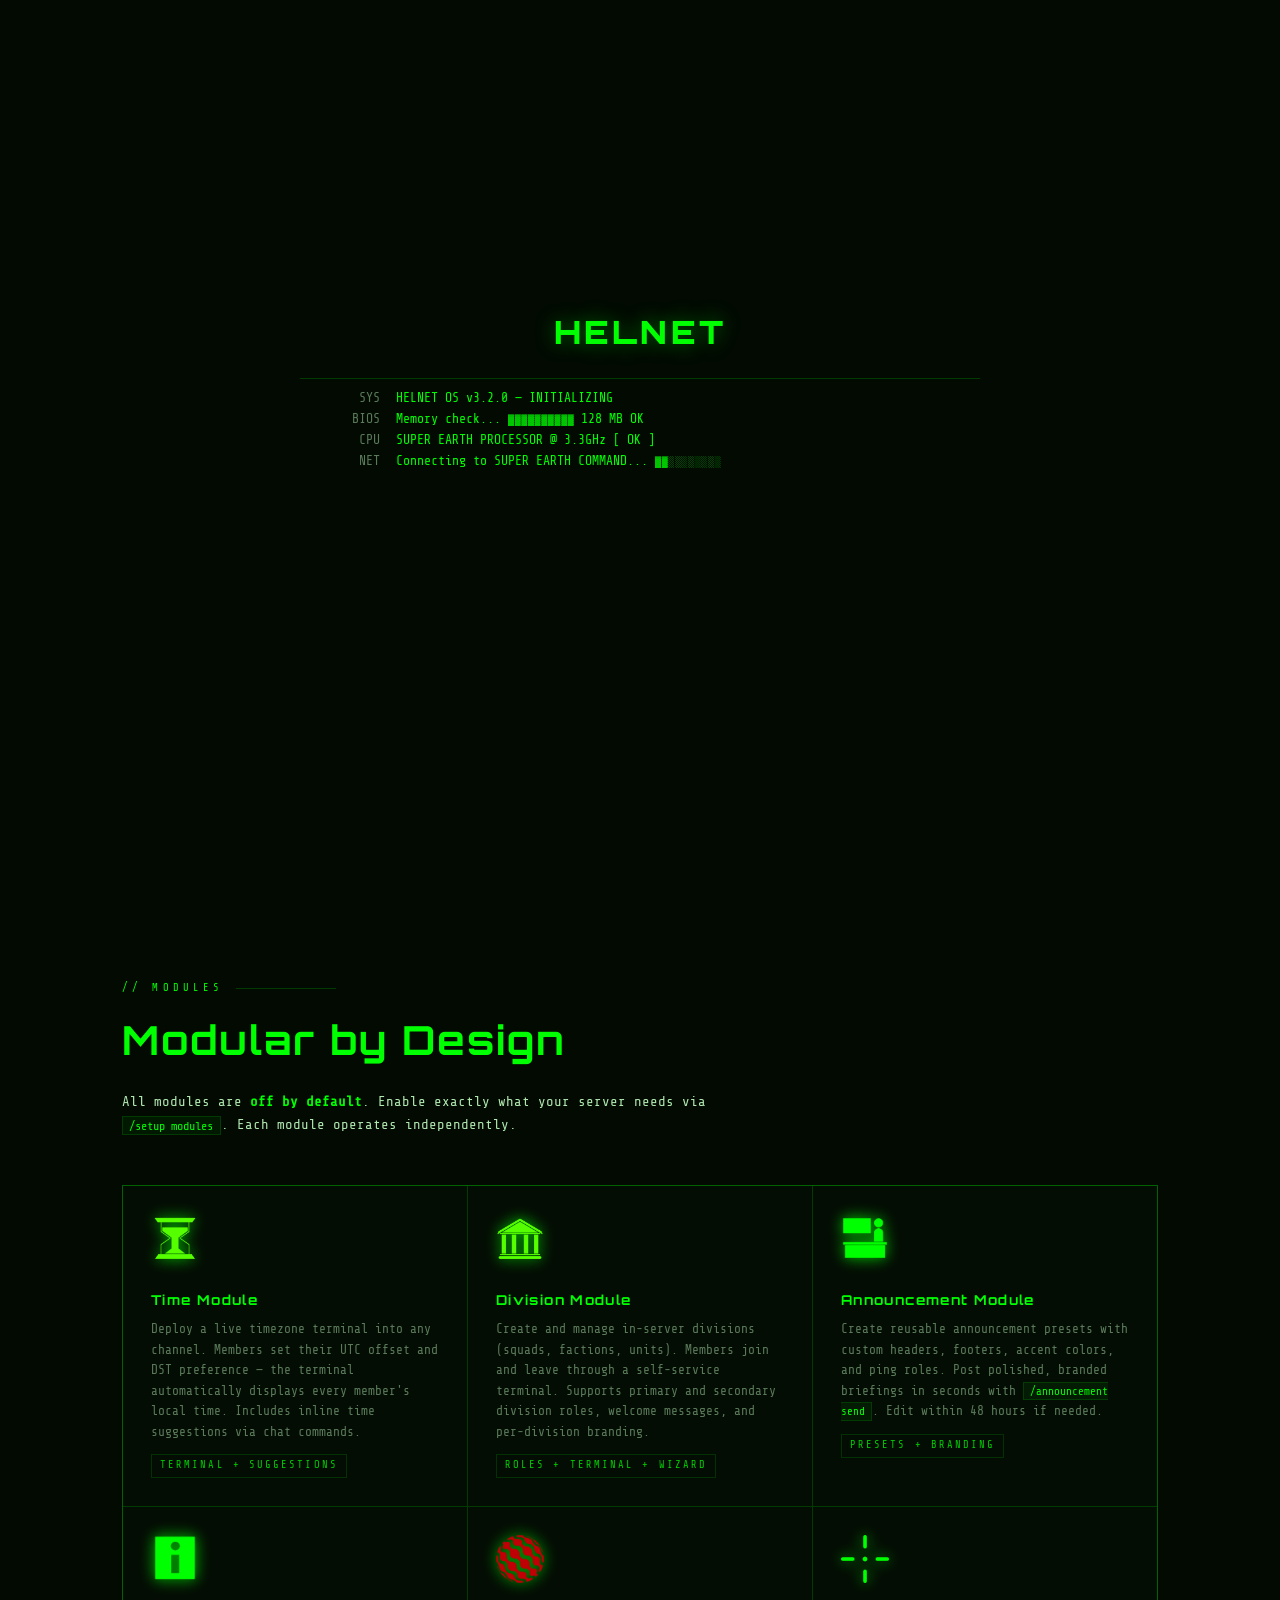
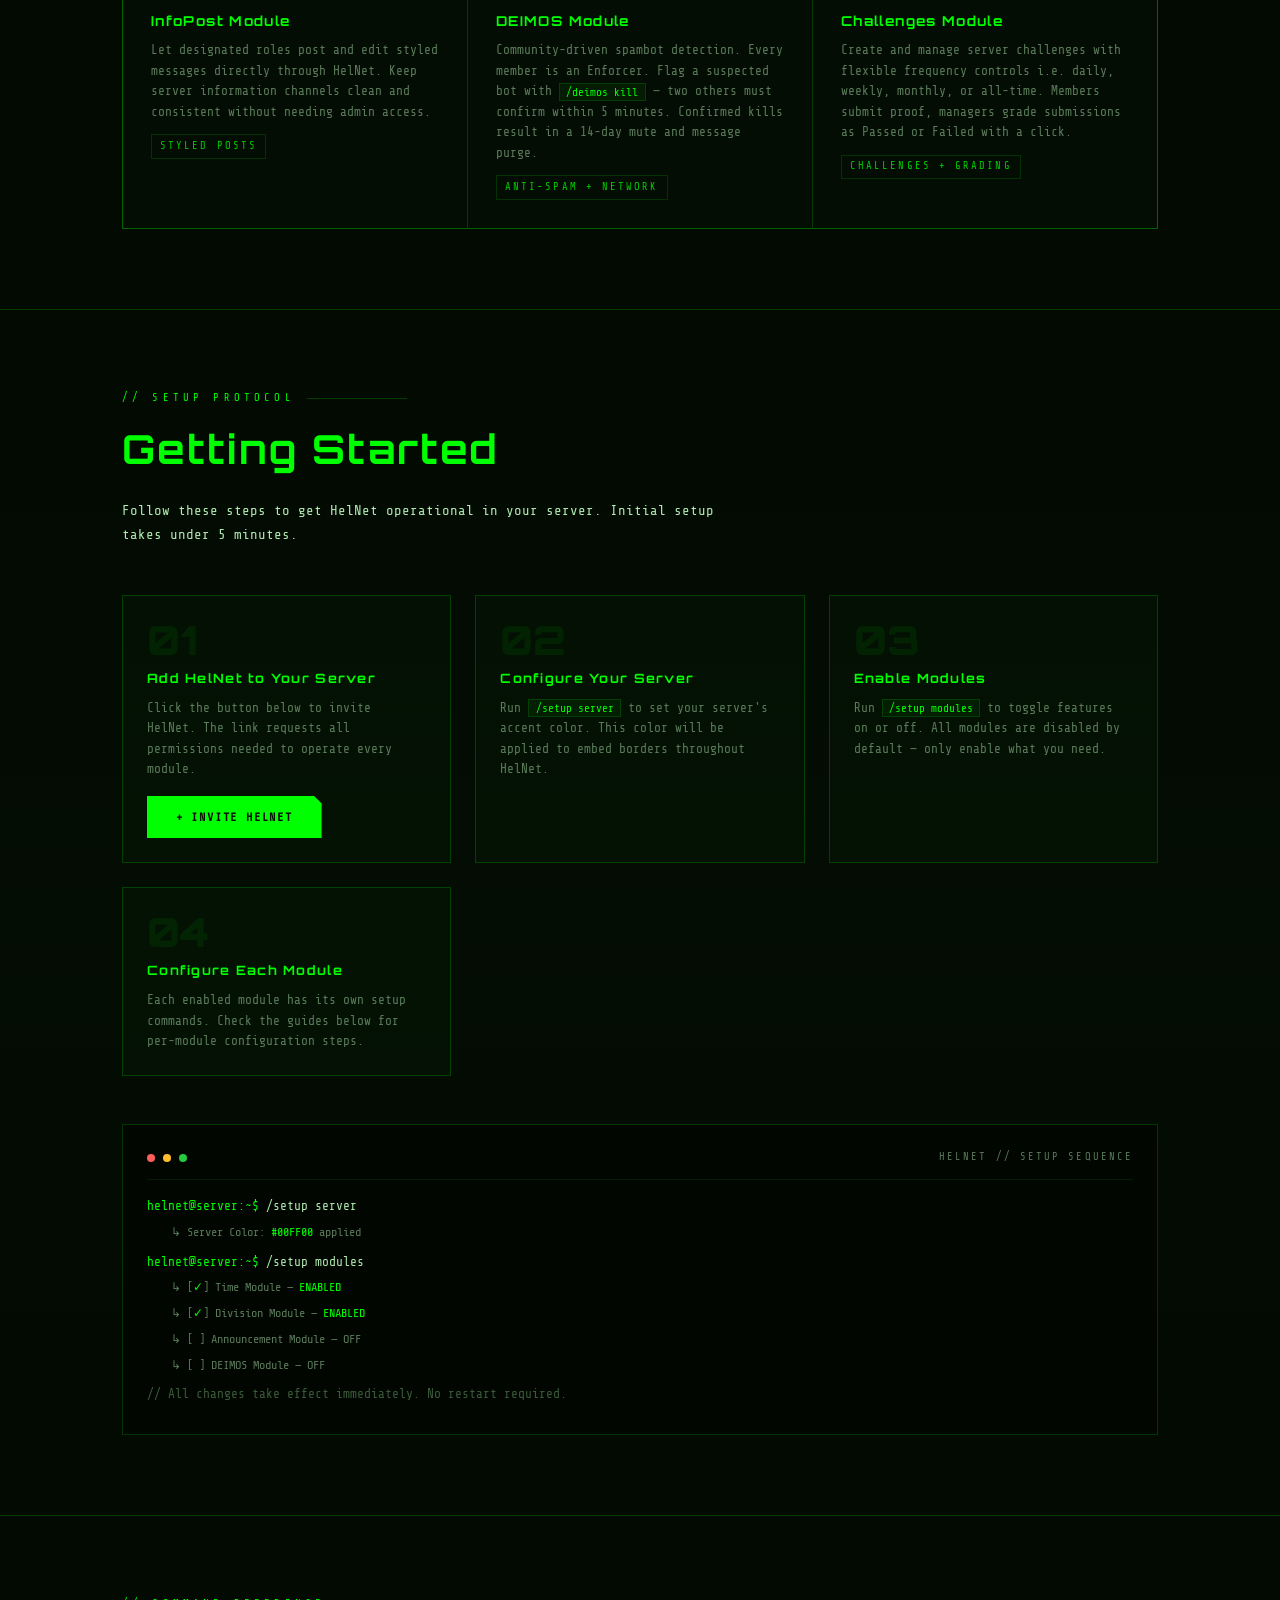
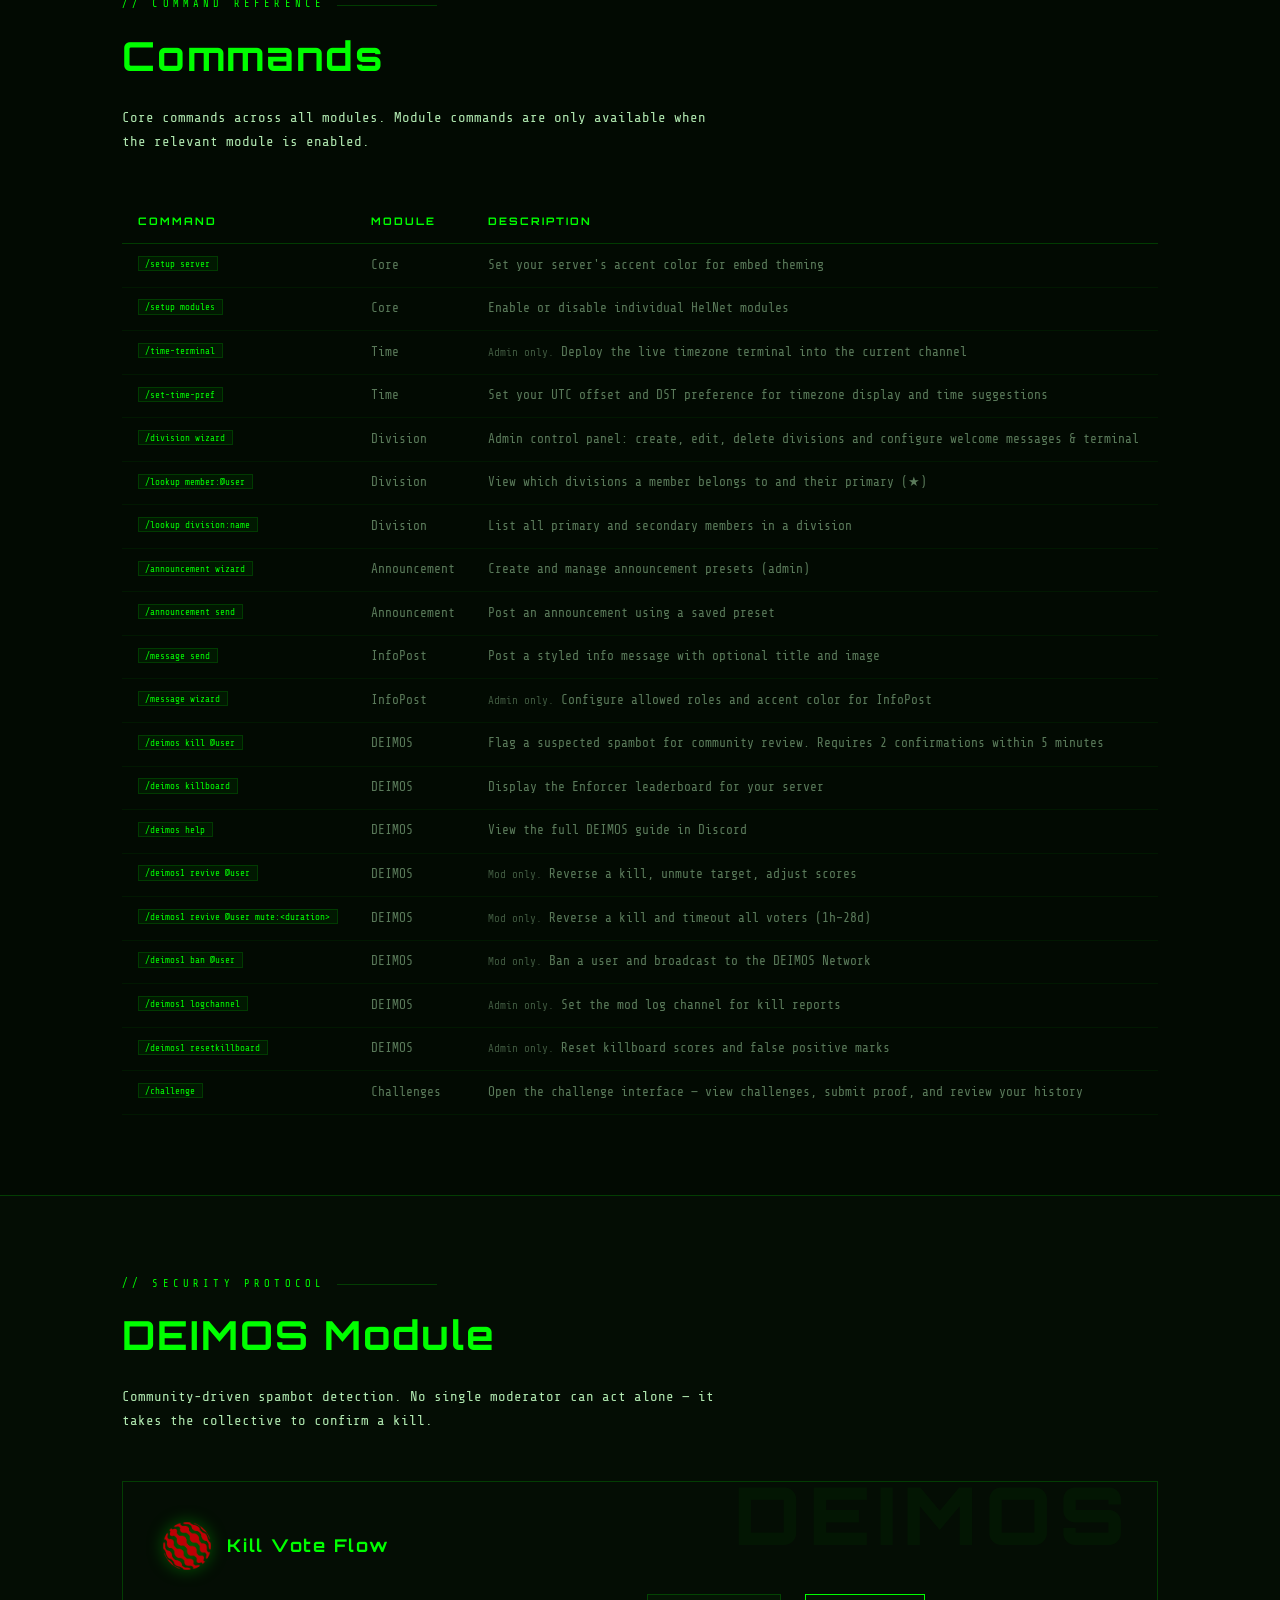
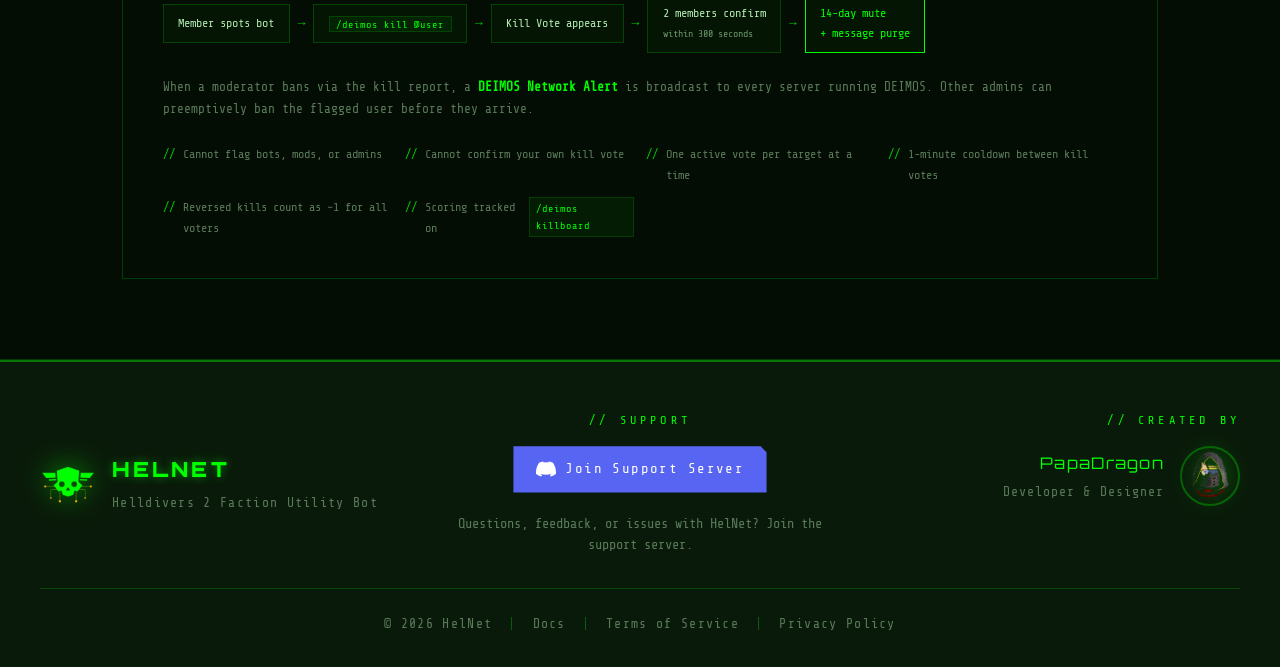
<file: index.html>
﻿<!DOCTYPE html>
<html lang="en">
<head>
<meta charset="UTF-8">
<meta name="viewport" content="width=device-width, initial-scale=1.0">
<title>HelNet — Helldivers 2 Faction Utility Bot</title>
<link rel="icon" type="image/png" href="Assets/HelNet_Logo.png">
<link href="https://fonts.googleapis.com/css2?family=Share+Tech+Mono&family=Orbitron:wght@400;700;900&display=swap" rel="stylesheet">
<link rel="stylesheet" href="Assets/shared.css?v=2">
<style>
  /* ── HERO ── */
  .hero {
    min-height: 100vh;
    display: flex;
    flex-direction: column;
    align-items: center;
    justify-content: center;
    text-align: center;
    padding: 6rem 2rem 4rem;
    position: relative;
    z-index: 1;
  }

  .hero-tag {
    font-size: 0.7rem;
    letter-spacing: 0.4em;
    color: var(--green-dim);
    text-transform: uppercase;
    margin-bottom: 1.5rem;
    border: 1px solid var(--border);
    display: inline-block;
    padding: 0.3rem 1rem;
  }

  .hero-tag::before { content: '> '; color: var(--green); }

  .hero h1 {
    font-family: var(--display);
    font-size: clamp(3rem, 10vw, 7rem);
    font-weight: 900;
    color: var(--green);
    text-shadow: 0 0 40px var(--green-glow), 0 0 80px rgba(0,255,0,0.15);
    letter-spacing: 0.05em;
    line-height: 1;
    margin-bottom: 0.5rem;
    animation: flicker 8s infinite;
  }

  @keyframes flicker {
    0%, 95%, 97%, 100% { opacity: 1; }
    96% { opacity: 0.85; }
  }

  .hero-sub {
    font-family: var(--display);
    font-size: clamp(0.65rem, 2vw, 0.9rem);
    color: var(--text-dim);
    letter-spacing: 0.5em;
    text-transform: uppercase;
    margin-bottom: 2.5rem;
  }

  .hero-desc {
    max-width: 520px;
    color: var(--text);
    font-size: 0.9rem;
    line-height: 1.8;
    margin-bottom: 3rem;
    opacity: 0.85;
  }

  .hero-cta {
    display: flex;
    gap: 1rem;
    flex-wrap: wrap;
    justify-content: center;
  }

  .btn {
    display: inline-flex;
    align-items: center;
    gap: 0.5rem;
    padding: 0.7rem 1.8rem;
    font-family: var(--mono);
    font-size: 0.8rem;
    letter-spacing: 0.15em;
    text-transform: uppercase;
    text-decoration: none;
    cursor: pointer;
    transition: all 0.2s;
    border: none;
  }

  .btn-primary {
    background: var(--green);
    color: #020a02;
    font-weight: 700;
    clip-path: polygon(0 0, calc(100% - 8px) 0, 100% 8px, 100% 100%, 0 100%);
  }
  .btn-primary:hover {
    background: #33ff33;
    box-shadow: 0 0 30px var(--green-glow);
    transform: translateY(-1px);
  }

  .btn-ghost {
    background: transparent;
    color: var(--green);
    border: 1px solid var(--border);
    clip-path: polygon(8px 0, 100% 0, 100% calc(100% - 8px), calc(100% - 8px) 100%, 0 100%, 0 8px);
  }
  .btn-ghost:hover {
    border-color: var(--green);
    background: var(--green-faint);
    box-shadow: 0 0 20px rgba(0,255,0,0.1);
  }

  /* Scrolldown indicator */
  .scroll-hint {
    position: absolute;
    bottom: 2rem;
    left: 50%;
    transform: translateX(-50%);
    display: flex;
    flex-direction: column;
    align-items: center;
    gap: 0.3rem;
    color: var(--text-dim);
    font-size: 0.65rem;
    letter-spacing: 0.2em;
    animation: bounce 2s infinite;
  }
  .scroll-hint svg { opacity: 0.5; }
  @keyframes bounce { 0%,100% { transform: translateX(-50%) translateY(0); } 50% { transform: translateX(-50%) translateY(6px); } }

  /* ── SECTIONS ── */
  section { position: relative; z-index: 1; }

  .section-inner {
    max-width: 1100px;
    margin: 0 auto;
    padding: 5rem 2rem;
  }

  .section-label {
    font-size: 0.65rem;
    letter-spacing: 0.4em;
    color: var(--green);
    text-transform: uppercase;
    margin-bottom: 0.5rem;
    display: flex;
    align-items: center;
    gap: 0.75rem;
  }
  .section-label::after {
    content: '';
    flex: 1;
    height: 1px;
    background: var(--border);
    max-width: 100px;
  }

  .section-title {
    font-family: var(--display);
    font-size: clamp(1.5rem, 4vw, 2.5rem);
    font-weight: 700;
    color: var(--green);
    margin-bottom: 1rem;
    letter-spacing: 0.05em;
  }

  .section-desc {
    color: var(--text);
    max-width: 600px;
    margin-bottom: 3rem;
    opacity: 0.8;
  }

  /* ── MODULES GRID ── */
  .modules-grid {
    display: grid;
    grid-template-columns: repeat(auto-fill, minmax(300px, 1fr));
    gap: 1px;
    background: var(--border);
    border: 1px solid var(--border);
  }

  .module-card {
    background: var(--bg2);
    padding: 1.75rem;
    transition: background 0.2s;
    cursor: default;
    position: relative;
    overflow: hidden;
  }

  .module-card::before {
    content: '';
    position: absolute;
    top: 0; left: 0;
    width: 3px; height: 100%;
    background: var(--green);
    opacity: 0;
    transition: opacity 0.2s;
  }

  .module-card:hover { background: var(--bg3); }
  .module-card:hover::before { opacity: 1; }

  .module-icon {
    font-size: 1.5rem;
    margin-bottom: 0.75rem;
    filter: drop-shadow(0 0 6px var(--green-glow));
  }

  .module-name {
    font-family: var(--display);
    font-size: 0.85rem;
    font-weight: 700;
    color: var(--green);
    letter-spacing: 0.1em;
    margin-bottom: 0.5rem;
  }

  .module-desc {
    font-size: 0.8rem;
    color: var(--text-dim);
    line-height: 1.6;
  }

  .module-tag {
    display: inline-block;
    margin-top: 0.75rem;
    font-size: 0.65rem;
    letter-spacing: 0.2em;
    color: var(--green-dim);
    border: 1px solid rgba(0,255,0,0.15);
    padding: 0.15rem 0.5rem;
  }

  /* ── GETTING STARTED ── */
  .getting-started-bg {
    background: linear-gradient(180deg, var(--bg) 0%, var(--bg2) 50%, var(--bg) 100%);
    border-top: 1px solid var(--border);
    border-bottom: 1px solid var(--border);
  }

  .setup-steps {
    display: grid;
    grid-template-columns: repeat(auto-fill, minmax(260px, 1fr));
    gap: 1.5rem;
    margin-top: 2rem;
  }

  .step {
    border: 1px solid var(--border);
    padding: 1.5rem;
    position: relative;
    background: rgba(0,255,0,0.02);
  }

  .step-num {
    font-family: var(--display);
    font-size: 2.5rem;
    font-weight: 900;
    color: rgba(0,255,0,0.08);
    line-height: 1;
    margin-bottom: 0.5rem;
  }

  .step-title {
    font-family: var(--display);
    font-size: 0.8rem;
    font-weight: 700;
    color: var(--green);
    letter-spacing: 0.1em;
    margin-bottom: 0.5rem;
  }

  .step p { font-size: 0.8rem; color: var(--text-dim); line-height: 1.6; }

  code {
    background: rgba(0,255,0,0.06);
    border: 1px solid rgba(0,255,0,0.15);
    padding: 0.1rem 0.4rem;
    font-family: var(--mono);
    font-size: 0.85em;
    color: var(--green);
  }

  /* ── COMMAND REFERENCE ── */
  .cmd-table {
    width: 100%;
    border-collapse: collapse;
    font-size: 0.8rem;
    margin-top: 1.5rem;
  }

  .cmd-table th {
    text-align: left;
    color: var(--green);
    font-family: var(--display);
    font-size: 0.65rem;
    letter-spacing: 0.2em;
    text-transform: uppercase;
    padding: 0.75rem 1rem;
    border-bottom: 1px solid var(--border);
  }

  .cmd-table td {
    padding: 0.65rem 1rem;
    border-bottom: 1px solid rgba(0,255,0,0.06);
    color: var(--text-dim);
    vertical-align: top;
  }

  .cmd-table tr:hover td { background: var(--green-faint); color: var(--text); }
  .cmd-table td:first-child { color: var(--green); font-size: 0.85em; white-space: nowrap; }
  .cmd-table td em { font-style: normal; color: var(--text-dim); font-size: 0.85em; opacity: 0.7; }

  /* ── DEIMOS HIGHLIGHT ── */
  .deimos-highlight {
    border: 1px solid var(--border);
    background: var(--bg2);
    padding: 2.5rem;
    margin-top: 3rem;
    position: relative;
    overflow: hidden;
  }

  .deimos-highlight::before {
    content: 'DEIMOS';
    position: absolute;
    top: -0.5rem; right: 1.5rem;
    font-family: var(--display);
    font-size: 5rem;
    font-weight: 900;
    color: rgba(0,255,0,0.04);
    letter-spacing: 0.1em;
    line-height: 1;
  }

  .deimos-highlight h3 {
    font-family: var(--display);
    font-size: 1.1rem;
    color: var(--green);
    margin-bottom: 1rem;
    letter-spacing: 0.1em;
  }

  .deimos-flow {
    display: flex;
    align-items: center;
    gap: 0.5rem;
    flex-wrap: wrap;
    margin: 1.5rem 0;
  }

  .flow-step {
    border: 1px solid var(--border);
    padding: 0.5rem 0.9rem;
    font-size: 0.75rem;
    color: var(--text);
    background: rgba(0,255,0,0.03);
  }

  .flow-arrow {
    color: var(--green-dim);
    font-size: 0.8rem;
  }

  .deimos-rules {
    display: grid;
    grid-template-columns: repeat(auto-fill, minmax(200px, 1fr));
    gap: 0.75rem;
    margin-top: 1.5rem;
  }

  .rule-item {
    font-size: 0.75rem;
    color: var(--text-dim);
    display: flex;
    gap: 0.5rem;
    align-items: flex-start;
  }
  .rule-item::before { content: '//'; color: var(--green-dim); flex-shrink: 0; }

  /* ── TERMINAL BLOCK ── */
  .terminal {
    background: #010601;
    border: 1px solid var(--border);
    padding: 1.5rem;
    font-family: var(--mono);
    font-size: 0.8rem;
    margin-top: 2rem;
  }

  .terminal-bar {
    display: flex;
    align-items: center;
    gap: 0.5rem;
    margin-bottom: 1rem;
    padding-bottom: 0.75rem;
    border-bottom: 1px solid rgba(0,255,0,0.1);
  }

  .t-dot { width: 8px; height: 8px; border-radius: 50%; }
  .t-dot.r { background: #ff5f56; }
  .t-dot.y { background: #ffbd2e; }
  .t-dot.g { background: #27c93f; }
  .terminal-title { font-size: 0.65rem; color: var(--text-dim); letter-spacing: 0.2em; margin-left: auto; }

  .t-line { color: var(--text-dim); margin-bottom: 0.25rem; }
  .t-line .prompt { color: var(--green); }
  .t-line .cmd { color: var(--text); }
  .t-line .out { color: var(--text-dim); font-size: 0.75rem; }
  .t-line .success { color: var(--green); }
  .t-line .comment { color: #3a5a3a; }

  /* ── STATUS BAR (page-specific items) ── */
  .status-item { display: flex; align-items: center; gap: 0.35rem; }
  .status-bar .spacer { flex: 1; }

  /* ── RESPONSIVE ── */
  @media (max-width: 640px) {
    .modules-grid { grid-template-columns: 1fr; }
    .setup-steps { grid-template-columns: 1fr; }
    .deimos-rules { grid-template-columns: 1fr; }
    .cmd-table th:last-child, .cmd-table td:last-child { display: none; }
    .hero { padding: 5rem 1.25rem 3rem; }
    .section-inner { padding: 3rem 1.25rem; }
    footer { padding: 2.5rem 1.25rem 1.5rem; }
  }

  /* Fade-in animation */
  .fade-in {
    opacity: 0;
    transform: translateY(16px);
    transition: opacity 0.6s ease, transform 0.6s ease;
  }
  .fade-in.visible {
    opacity: 1;
    transform: translateY(0);
  }

  .hero-logo-wrap {
    margin-bottom: 1.5rem;
    animation: float 4s ease-in-out infinite;
  }
  @keyframes float {
    0%,100% { transform: translateY(0); }
    50% { transform: translateY(-8px); }
  }
  .hero-logo-img {
    width: 120px;
    height: 120px;
    object-fit: contain;
    filter: drop-shadow(0 0 30px rgba(0,255,0,0.6)) drop-shadow(0 0 60px rgba(0,255,0,0.2));
  }
  .nav-logo-img {
    width: 24px;
    height: 24px;
    object-fit: contain;
    flex-shrink: 0;
    filter: drop-shadow(0 0 4px rgba(0,255,0,0.5));
  }
  .module-icon img {
    width: 48px;
    height: 48px;
    object-fit: contain;
    filter: drop-shadow(0 0 8px rgba(0,255,0,0.4));
    transition: filter 0.2s, transform 0.2s;
  }
  .module-card:hover .module-icon img {
    filter: drop-shadow(0 0 16px rgba(0,255,0,0.8));
    transform: scale(1.05);
  }


  .module-link {
    position: absolute;
    top: 0; right: 0; bottom: 0; left: 0;
    display: block;
    font-size: 0;
    color: transparent;
    text-decoration: none;
    z-index: 1;
  }
  .module-card { cursor: pointer; }

  /* ── BOOT SCREEN ── */
  #boot-screen {
    position: fixed;
    inset: 0;
    background: #000;
    z-index: 99999;
    display: flex;
    flex-direction: column;
    align-items: center;
    justify-content: center;
    overflow: hidden;
    font-family: var(--mono);
  }

  #boot-screen.fade-out {
    animation: bootFadeOut 0.6s ease-out forwards;
  }

  @keyframes bootFadeOut {
    0%   { opacity: 1; }
    100% { opacity: 0; pointer-events: none; }
  }

  /* CRT power-on beam */
  #boot-beam {
    position: absolute;
    left: 0; right: 0;
    top: 50%;
    transform: translateY(-50%);
    height: 2px;
    background: #fff;
    box-shadow: 0 0 12px 4px rgba(255,255,255,0.9), 0 0 40px 8px rgba(0,255,0,0.4);
    transition: height 0.35s cubic-bezier(0.22, 0.61, 0.36, 1), background 0.3s;
  }

  #boot-beam.expand {
    height: 100vh;
    background: var(--bg);
    box-shadow: none;
  }

  /* Boot text container */
  #boot-text {
    position: relative;
    z-index: 1;
    width: min(680px, 90vw);
    font-size: clamp(0.65rem, 1.5vw, 0.82rem);
    line-height: 1.6;
    color: var(--green);
    opacity: 0;
    transition: opacity 0.2s;
  }

  #boot-text.visible { opacity: 1; }

  .boot-line {
    display: flex;
    gap: 1rem;
    align-items: baseline;
    opacity: 0;
  }

  .boot-line.show { opacity: 1; }

  .boot-label {
    color: var(--text-dim);
    min-width: 5rem;
    text-align: right;
    flex-shrink: 0;
  }

  .boot-ok   { color: var(--green); }
  .boot-warn { color: #ffcc00; }
  [id$="-bar"] { font-size: 0.78em; vertical-align: middle; letter-spacing: 0.05em; }
  .boot-logo {
    font-family: var(--display);
    font-weight: 900;
    font-size: clamp(1.4rem, 4vw, 2rem);
    color: var(--green);
    text-shadow: 0 0 20px var(--green-glow);
    letter-spacing: 0.1em;
    margin-bottom: 1.2rem;
    text-align: center;
  }

  .boot-divider {
    border: none;
    border-top: 1px solid var(--border);
    margin: 0.5rem 0;
    opacity: 0;
  }

  .boot-divider.show { opacity: 1; }

  .boot-cursor {
    display: inline-block;
    width: 0.55em;
    height: 1em;
    background: var(--green);
    vertical-align: text-bottom;
    animation: blinkCursor 0.7s step-end infinite;
    margin-left: 2px;
  }

  @keyframes blinkCursor {
    0%, 100% { opacity: 1; }
    50%       { opacity: 0; }
  }

  /* ── STATUS WIDGET ── */
  .status-widget {
    display: inline-flex;
    align-items: center;
    gap: 1.5rem;
    margin-top: 1.75rem;
    padding: 0.65rem 1.1rem;
    border: 1px solid var(--border);
    background: rgba(0,255,0,0.03);
    font-size: 0.7rem;
    letter-spacing: 0.12em;
    flex-wrap: wrap;
  }
  .status-indicator {
    display: flex;
    align-items: center;
    gap: 0.5rem;
    font-family: var(--display);
    font-size: 0.7rem;
    font-weight: 700;
    letter-spacing: 0.2em;
  }
  .status-dot {
    width: 7px; height: 7px;
    border-radius: 50%;
    background: var(--green);
    box-shadow: 0 0 6px var(--green);
    flex-shrink: 0;
  }
  .status-dot.offline { background: var(--red); box-shadow: 0 0 6px var(--red); animation: none; }
  .status-dot.online { animation: statusPulse 2s infinite; }
  @keyframes statusPulse {
    0%, 100% { opacity: 1; box-shadow: 0 0 6px var(--green); }
    50% { opacity: 0.5; box-shadow: 0 0 12px var(--green); }
  }
  .status-label { color: var(--green); }
  .status-label.offline { color: var(--red); }
  .status-divider { width: 1px; height: 1rem; background: var(--border); }
  .status-stat { color: var(--text-dim); }
  .status-stat span { color: var(--text); }
  .status-link {
    color: var(--green-dim);
    text-decoration: none;
    letter-spacing: 0.15em;
    font-size: 0.65rem;
    border-bottom: 1px solid transparent;
    transition: color 0.2s, border-color 0.2s;
  }
  .status-link:hover { color: var(--green); border-color: var(--green); }

  /* ── TRANSMISSION TOAST ── */
  #tx-toast {
    position: fixed;
    bottom: 1.5rem;
    right: 1.5rem;
    z-index: 9000;
    width: 340px;
    max-width: calc(100vw - 2rem);
    background: var(--bg2);
    border: 1px solid var(--green);
    box-shadow: 0 0 24px rgba(0,255,0,0.15), inset 0 0 40px rgba(0,255,0,0.02);
    clip-path: polygon(12px 0, 100% 0, 100% calc(100% - 12px), calc(100% - 12px) 100%, 0 100%, 0 12px);
    transform: translateY(120%);
    opacity: 0;
    transition: transform 0.4s cubic-bezier(.16,1,.3,1), opacity 0.3s;
    pointer-events: none;
  }
  #tx-toast.visible {
    transform: translateY(0);
    opacity: 1;
    pointer-events: auto;
  }
  .tx-toast-header {
    display: flex;
    align-items: center;
    justify-content: space-between;
    padding: 0.6rem 0.9rem;
    border-bottom: 1px solid var(--border);
    background: rgba(0,255,0,0.05);
  }
  .tx-toast-label {
    font-size: 0.6rem;
    letter-spacing: 0.3em;
    color: var(--green);
    display: flex;
    align-items: center;
    gap: 0.5rem;
  }
  .tx-toast-label::before {
    content: '';
    display: inline-block;
    width: 6px; height: 6px;
    border-radius: 50%;
    background: var(--green);
    box-shadow: 0 0 6px var(--green);
    animation: txPulse 1.5s infinite;
  }
  @keyframes txPulse {
    0%, 100% { opacity: 1; }
    50% { opacity: 0.3; }
  }
  .tx-toast-close {
    background: none;
    border: none;
    color: var(--text-dim);
    cursor: pointer;
    font-size: 1rem;
    line-height: 1;
    padding: 0.1rem 0.25rem;
    transition: color 0.2s;
  }
  .tx-toast-close:hover { color: var(--green); }
  .tx-toast-body {
    padding: 0.9rem;
  }
  .tx-toast-id {
    font-size: 0.62rem;
    color: var(--text-dim);
    letter-spacing: 0.15em;
    margin-bottom: 0.3rem;
  }
  .tx-toast-subject {
    font-family: var(--display);
    font-size: 0.8rem;
    font-weight: 700;
    color: var(--green);
    letter-spacing: 0.05em;
    margin-bottom: 0.5rem;
  }
  .tx-toast-preview {
    font-size: 0.78rem;
    color: var(--text);
    opacity: 0.75;
    line-height: 1.5;
    display: -webkit-box;
    -webkit-line-clamp: 2;
    -webkit-box-orient: vertical;
    overflow: hidden;
    margin-bottom: 0.75rem;
  }
  .tx-toast-link {
    font-size: 0.65rem;
    letter-spacing: 0.2em;
    color: var(--green);
    text-decoration: none;
    text-transform: uppercase;
    border-bottom: 1px solid var(--border);
    padding-bottom: 0.1rem;
    transition: border-color 0.2s;
  }
  .tx-toast-link:hover { border-color: var(--green); }
</style>
</head>
<body>

<!-- BOOT SCREEN -->
<div id="boot-screen">
  <div id="boot-beam"></div>
  <div id="boot-text">
    <div class="boot-logo">HELNET</div>
    <hr class="boot-divider" id="bd1">
    <div class="boot-line" id="bl0"><span class="boot-label">SYS</span><span>HELNET OS v3.2.0 — INITIALIZING</span></div>
    <div class="boot-line" id="bl1"><span class="boot-label">BIOS</span><span>Memory check... <span id="bl1-bar">░░░░░░░░░░</span> <span class="boot-ok" id="bl1-ok" style="opacity:0">128 MB OK</span></span></div>
    <div class="boot-line" id="bl2"><span class="boot-label">CPU</span><span>SUPER EARTH PROCESSOR @ 3.3GHz <span class="boot-ok">[ OK ]</span></span></div>
    <div class="boot-line" id="bl3"><span class="boot-label">NET</span><span>Connecting to SUPER EARTH COMMAND... <span id="bl3-bar">░░░░░░░░░░</span> <span class="boot-ok" id="bl3-ok" style="opacity:0">[ OK ]</span></span></div>
    <div class="boot-line" id="bl4"><span class="boot-label">MOD</span><span>Loading /helnet/modules/time... <span id="bl4-bar">░░░░░░░░░░</span> <span class="boot-ok" id="bl4-ok" style="opacity:0">[ OK ]</span></span></div>
    <div class="boot-line" id="bl5"><span class="boot-label">MOD</span><span>Loading /helnet/modules/division... <span id="bl5-bar">░░░░░░░░░░</span> <span class="boot-ok" id="bl5-ok" style="opacity:0">[ OK ]</span></span></div>
    <div class="boot-line" id="bl6"><span class="boot-label">MOD</span><span>Loading /helnet/modules/announce... <span id="bl6-bar">░░░░░░░░░░</span> <span class="boot-ok" id="bl6-ok" style="opacity:0">[ OK ]</span></span></div>
    <div class="boot-line" id="bl7"><span class="boot-label">AUTH</span><span>Verifying Helldiver credentials... <span id="bl7-bar">░░░░░░░░░░</span> <span class="boot-ok" id="bl7-ok" style="opacity:0">AUTHORIZED</span></span></div>
    <hr class="boot-divider" id="bd2">
    <div class="boot-line" id="bl8"><span class="boot-label"></span><span>SYSTEM READY. MANAGING DEMOCRACY<span class="boot-cursor"></span></span></div>
  </div>
</div>

<div class="grid-bg"></div>

<!-- STATUS BAR -->
<div class="status-bar">
  <div class="status-item"><div class="status-dot"></div> ONLINE</div>
  <div class="status-item">HELLDIVERS 2 FACTION BOT</div>
  <div class="spacer"></div>
  <div class="status-item">v3.2.0 // MODULAR SYSTEM ACTIVE</div>
</div>

<!-- NAV -->
<nav>
  <a href="./" class="nav-logo">
    <img src="Assets/HelNet_Logo.png" alt="HelNet">
    HELNET <span>COMMAND NETWORK</span>
  </a>
  <ul class="nav-links">
    <li class="nav-dropdown">
      <button class="nav-dropbtn">Legal</button>
      <ul class="nav-dropdown-menu">
        <li><a href="terms">Terms of Service</a></li>
        <li><a href="privacy">Privacy Policy</a></li>
      </ul>
    </li>
    <li class="nav-dropdown">
      <button class="nav-dropbtn">Guides</button>
      <ul class="nav-dropdown-menu">
        <li><a href="guides/getting-started">Getting Started</a></li>
        <li class="nav-dropdown-sep"></li>
        <li><a href="guides/announcement-module">Announcement Module</a></li>
        <li><a href="guides/challenges-module">Challenges Module</a></li>
        <li><a href="guides/deimos-module">Deimos Module</a></li>
        <li><a href="guides/division-module">Division Module</a></li>
        <li><a href="guides/infopost-module">Infopost Module</a></li>
        <li><a href="guides/time-module">Time Module</a></li>
      </ul>
    </li>
    <li><a href="transmissions">Transmissions</a></li>
    <li><a href="status">Status</a></li>
    <li><a href="credits">Credits</a></li>
  </ul>
  <button class="nav-hamburger" id="nav-hamburger" aria-label="Toggle menu"><span></span><span></span><span></span></button>
</nav>
<div class="nav-mobile" id="nav-mobile">
  <div class="nav-mobile-section">
    <div class="nav-mobile-label">Navigation</div>
    <a href="transmissions">Transmissions</a>
    <a href="status">Status</a>
    <a href="credits">Credits</a>
  </div>
  <div class="nav-mobile-section">
    <div class="nav-mobile-label">Legal</div>
    <a href="terms">Terms of Service</a>
    <a href="privacy">Privacy Policy</a>
  </div>
  <div class="nav-mobile-section">
    <div class="nav-mobile-label">Guides</div>
    <a href="guides/getting-started">Getting Started</a>
    <a href="guides/announcement-module">Announcement Module</a>
    <a href="guides/challenges-module">Challenges Module</a>
    <a href="guides/deimos-module">Deimos Module</a>
    <a href="guides/division-module">Division Module</a>
    <a href="guides/infopost-module">Infopost Module</a>
    <a href="guides/time-module">Time Module</a>
  </div>
</div>

<!-- HERO -->
<section class="hero">
  <div class="hero-tag">Helldivers 2 Faction Utility Bot</div>
  <div class="hero-logo-wrap">
      <img src="Assets/HelNet_Logo.png" alt="HelNet Logo" class="hero-logo-img">
    </div>
    <h1>HELNET</h1>
  <div class="hero-sub">Command &bull; Coordinate &bull; Control</div>
  <p class="hero-desc">
    A modular server utility bot built for Helldivers 2 Discord factions. Fully customizable — enable only the features your server needs.
  </p>
  <div class="hero-cta">
    <a href="#setup" class="btn btn-primary">▶ Get Started</a>
    <a href="#modules" class="btn btn-ghost">View Modules</a>
  </div>
  <div class="status-widget" id="status-widget" style="display:none">
    <div class="status-indicator">
      <div class="status-dot" id="sw-dot"></div>
      <span class="status-label" id="sw-label">—</span>
    </div>
    <div class="status-divider"></div>
    <div class="status-stat">SERVERS <span id="sw-guilds">—</span></div>
    <div class="status-divider"></div>
    <div class="status-stat">UPTIME <span id="sw-uptime">—</span></div>
    <div class="status-divider"></div>
    <a href="status" class="status-link">FULL STATUS &rsaquo;</a>
  </div>
  <div class="scroll-hint">
    <svg width="14" height="8" viewBox="0 0 14 8"><polyline points="1,1 7,7 13,1" fill="none" stroke="currentColor" stroke-width="1.5"/></svg>
    SCROLL
  </div>
</section>

<!-- MODULES -->
<section id="modules">
  <div class="section-inner">
    <div class="section-label fade-in">// MODULES</div>
    <h2 class="section-title fade-in">Modular by Design</h2>
    <p class="section-desc fade-in">All modules are <strong style="color:var(--green)">off by default</strong>. Enable exactly what your server needs via <code>/setup modules</code>. Each module operates independently.</p>

    <div class="modules-grid fade-in">
      <div class="module-card">
        <div class="module-icon"><img src="Assets/Time_Icon.png" alt="Time Module"></div>
        <div class="module-name">Time Module</div>
        <div class="module-desc">Deploy a live timezone terminal into any channel. Members set their UTC offset and DST preference — the terminal automatically displays every member's local time. Includes inline time suggestions via chat commands.</div>
        <span class="module-tag">TERMINAL + SUGGESTIONS</span><a href="guides/time-module" class="module-link">View Guide →</a>
      </div>

      <div class="module-card">
        <div class="module-icon"><img src="Assets/Division_Icon.png" alt="Division Module"></div>
        <div class="module-name">Division Module</div>
        <div class="module-desc">Create and manage in-server divisions (squads, factions, units). Members join and leave through a self-service terminal. Supports primary and secondary division roles, welcome messages, and per-division branding.</div>
        <span class="module-tag">ROLES + TERMINAL + WIZARD</span><a href="guides/division-module" class="module-link">View Guide →</a>
      </div>

      <div class="module-card">
        <div class="module-icon"><img src="Assets/Announcement_Icon_1.png" alt="Announcement Module"></div>
        <div class="module-name">Announcement Module</div>
        <div class="module-desc">Create reusable announcement presets with custom headers, footers, accent colors, and ping roles. Post polished, branded briefings in seconds with <code>/announcement send</code>. Edit within 48 hours if needed.</div>
        <span class="module-tag">PRESETS + BRANDING</span><a href="guides/announcement-module" class="module-link">View Guide →</a>
      </div>

      <div class="module-card">
        <div class="module-icon"><img src="Assets/Info_Icon.png" alt="InfoPost Module"></div>
        <div class="module-name">InfoPost Module</div>
        <div class="module-desc">Let designated roles post and edit styled messages directly through HelNet. Keep server information channels clean and consistent without needing admin access.</div>
        <span class="module-tag">STYLED POSTS</span><a href="guides/infopost-module" class="module-link">View Guide →</a>
      </div>

      <div class="module-card">
        <div class="module-icon"><img src="Assets/Deimos_Icon.png" alt="DEIMOS Module"></div>
        <div class="module-name">DEIMOS Module</div>
        <div class="module-desc">Community-driven spambot detection. Every member is an Enforcer. Flag a suspected bot with <code>/deimos kill</code> — two others must confirm within 5 minutes. Confirmed kills result in a 14-day mute and message purge.</div>
        <span class="module-tag">ANTI-SPAM + NETWORK</span><a href="guides/deimos-module" class="module-link">View Guide →</a>
      </div>

      <div class="module-card">
        <div class="module-icon"><img src="Assets/Challenges_Icon.png" alt=""></div>
        <div class="module-name">Challenges Module</div>
        <div class="module-desc">Create and manage server challenges with flexible frequency controls i.e. daily, weekly, monthly, or all-time. Members submit proof, managers grade submissions as Passed or Failed with a click.</div>
        <span class="module-tag">CHALLENGES + GRADING</span><a href="guides/challenges-module" class="module-link">View Guide →</a>
      </div>
    </div>
  </div>
</section>

<!-- GETTING STARTED -->
<section id="setup" class="getting-started-bg">
  <div class="section-inner">
    <div class="section-label fade-in">// SETUP PROTOCOL</div>
    <h2 class="section-title fade-in">Getting Started</h2>
    <p class="section-desc fade-in">Follow these steps to get HelNet operational in your server. Initial setup takes under 5 minutes.</p>

    <div class="setup-steps fade-in">
      <div class="step">
        <div class="step-num">01</div>
        <div class="step-title">Add HelNet to Your Server</div>
        <p>Click the button below to invite HelNet. The link requests all permissions needed to operate every module.</p>
        <a href="https://discord.com/oauth2/authorize?client_id=1421991517060595823&permissions=4503599896325120&integration_type=0&scope=bot" target="_blank" class="btn btn-primary" style="margin-top:1rem;font-size:0.75rem;">+ Invite HelNet</a>
      </div>
      <div class="step">
        <div class="step-num">02</div>
        <div class="step-title">Configure Your Server</div>
        <p>Run <code>/setup server</code> to set your server's accent color. This color will be applied to embed borders throughout HelNet.</p>
      </div>
      <div class="step">
        <div class="step-num">03</div>
        <div class="step-title">Enable Modules</div>
        <p>Run <code>/setup modules</code> to toggle features on or off. All modules are disabled by default — only enable what you need.</p>
      </div>
      <div class="step">
        <div class="step-num">04</div>
        <div class="step-title">Configure Each Module</div>
        <p>Each enabled module has its own setup commands. Check the guides below for per-module configuration steps.</p>
      </div>
    </div>

    <div class="terminal fade-in" style="margin-top:3rem">
      <div class="terminal-bar">
        <div class="t-dot r"></div><div class="t-dot y"></div><div class="t-dot g"></div>
        <span class="terminal-title">HELNET // SETUP SEQUENCE</span>
      </div>
      <div class="t-line"><span class="prompt">helnet@server:~$</span> <span class="cmd">/setup server</span></div>
      <div class="t-line" style="padding-left:1.5rem"><span class="out">↳ Server Color: <span class="success">#00FF00</span> applied</span></div>
      <div class="t-line" style="margin-top:0.5rem"><span class="prompt">helnet@server:~$</span> <span class="cmd">/setup modules</span></div>
      <div class="t-line" style="padding-left:1.5rem"><span class="out">↳ [<span class="success">✓</span>] Time Module — <span class="success">ENABLED</span></span></div>
      <div class="t-line" style="padding-left:1.5rem"><span class="out">↳ [<span class="success">✓</span>] Division Module — <span class="success">ENABLED</span></span></div>
      <div class="t-line" style="padding-left:1.5rem"><span class="out">↳ [ ] Announcement Module — OFF</span></div>
      <div class="t-line" style="padding-left:1.5rem"><span class="out">↳ [ ] DEIMOS Module — OFF</span></div>
      <div class="t-line" style="margin-top:0.5rem"><span class="comment">// All changes take effect immediately. No restart required.</span></div>
    </div>
  </div>
</section>

<!-- COMMANDS -->
<section id="commands">
  <div class="section-inner">
    <div class="section-label fade-in">// COMMAND REFERENCE</div>
    <h2 class="section-title fade-in">Commands</h2>
    <p class="section-desc fade-in">Core commands across all modules. Module commands are only available when the relevant module is enabled.</p>

    <table class="cmd-table fade-in">
      <thead>
        <tr>
          <th>Command</th>
          <th>Module</th>
          <th>Description</th>
        </tr>
      </thead>
      <tbody>
        <tr><td><code>/setup server</code></td><td>Core</td><td>Set your server's accent color for embed theming</td></tr>
        <tr><td><code>/setup modules</code></td><td>Core</td><td>Enable or disable individual HelNet modules</td></tr>
        <tr><td><code>/time-terminal</code></td><td>Time</td><td><em>Admin only.</em> Deploy the live timezone terminal into the current channel</td></tr>
        <tr><td><code>/set-time-pref</code></td><td>Time</td><td>Set your UTC offset and DST preference for timezone display and time suggestions</td></tr>
        <tr><td><code>/division wizard</code></td><td>Division</td><td>Admin control panel: create, edit, delete divisions and configure welcome messages &amp; terminal</td></tr>
        <tr><td><code>/lookup member:@user</code></td><td>Division</td><td>View which divisions a member belongs to and their primary (★)</td></tr>
        <tr><td><code>/lookup division:name</code></td><td>Division</td><td>List all primary and secondary members in a division</td></tr>
        <tr><td><code>/announcement wizard</code></td><td>Announcement</td><td>Create and manage announcement presets (admin)</td></tr>
        <tr><td><code>/announcement send</code></td><td>Announcement</td><td>Post an announcement using a saved preset</td></tr>
        <tr><td><code>/message send</code></td><td>InfoPost</td><td>Post a styled info message with optional title and image</td></tr>
        <tr><td><code>/message wizard</code></td><td>InfoPost</td><td><em>Admin only.</em> Configure allowed roles and accent color for InfoPost</td></tr>
        <tr><td><code>/deimos kill @user</code></td><td>DEIMOS</td><td>Flag a suspected spambot for community review. Requires 2 confirmations within 5 minutes</td></tr>
        <tr><td><code>/deimos killboard</code></td><td>DEIMOS</td><td>Display the Enforcer leaderboard for your server</td></tr>
        <tr><td><code>/deimos help</code></td><td>DEIMOS</td><td>View the full DEIMOS guide in Discord</td></tr>
        <tr><td><code>/deimos1 revive @user</code></td><td>DEIMOS</td><td><em>Mod only.</em> Reverse a kill, unmute target, adjust scores</td></tr>
        <tr><td><code>/deimos1 revive @user mute:&lt;duration&gt;</code></td><td>DEIMOS</td><td><em>Mod only.</em> Reverse a kill and timeout all voters (1h–28d)</td></tr>
        <tr><td><code>/deimos1 ban @user</code></td><td>DEIMOS</td><td><em>Mod only.</em> Ban a user and broadcast to the DEIMOS Network</td></tr>
        <tr><td><code>/deimos1 logchannel</code></td><td>DEIMOS</td><td><em>Admin only.</em> Set the mod log channel for kill reports</td></tr>
        <tr><td><code>/deimos1 resetkillboard</code></td><td>DEIMOS</td><td><em>Admin only.</em> Reset killboard scores and false positive marks</td></tr>
        <tr><td><code>/challenge</code></td><td>Challenges</td><td>Open the challenge interface — view challenges, submit proof, and review your history</td></tr>
      </tbody>
    </table>
  </div>
</section>

<!-- DEIMOS -->
<section id="deimos" style="background: var(--bg2); border-top: 1px solid var(--border); border-bottom: 1px solid var(--border);">
  <div class="section-inner">
    <div class="section-label fade-in">// SECURITY PROTOCOL</div>
    <h2 class="section-title fade-in">DEIMOS Module</h2>
    <p class="section-desc fade-in">Community-driven spambot detection. No single moderator can act alone — it takes the collective to confirm a kill.</p>

    <div class="deimos-highlight fade-in">
      <div style="display:flex;align-items:center;gap:1rem;margin-bottom:1rem"><img src="Assets/Deimos_Icon.png" alt="DEIMOS" style="width:48px;height:48px;object-fit:contain;filter:drop-shadow(0 0 8px rgba(0,255,0,0.5))"><h3 style="margin-bottom:0">Kill Vote Flow</h3></div>
      <div class="deimos-flow">
        <div class="flow-step">Member spots bot</div>
        <div class="flow-arrow">→</div>
        <div class="flow-step"><code>/deimos kill @user</code></div>
        <div class="flow-arrow">→</div>
        <div class="flow-step">Kill Vote appears</div>
        <div class="flow-arrow">→</div>
        <div class="flow-step">2 members confirm<br><small style="opacity:0.6">within 300 seconds</small></div>
        <div class="flow-arrow">→</div>
        <div class="flow-step" style="border-color: var(--green); color: var(--green);">14-day mute<br>+ message purge</div>
      </div>

      <p style="font-size:0.8rem; color: var(--text-dim); margin-bottom: 1rem;">When a moderator bans via the kill report, a <strong style="color:var(--green)">DEIMOS Network Alert</strong> is broadcast to every server running DEIMOS. Other admins can preemptively ban the flagged user before they arrive.</p>

      <div class="deimos-rules">
        <div class="rule-item">Cannot flag bots, mods, or admins</div>
        <div class="rule-item">Cannot confirm your own kill vote</div>
        <div class="rule-item">One active vote per target at a time</div>
        <div class="rule-item">1-minute cooldown between kill votes</div>
        <div class="rule-item">Reversed kills count as −1 for all voters</div>
        <div class="rule-item">Scoring tracked on <code>/deimos killboard</code></div>
      </div>
    </div>
  </div>
</section>

<!-- FOOTER -->
<footer>
  <div class="footer-inner">
    <div class="footer-brand">
      <img src="Assets/HelNet_Logo.png" alt="HelNet" class="footer-logo-img">
      <div>
        <div class="footer-logo-text" id="footer-logo-trigger">HELNET</div>
        <div class="footer-tagline">Helldivers 2 Faction Utility Bot</div>
      </div>
    </div>

    <div class="footer-support">
      <div class="footer-section-label">// SUPPORT</div>
      <a href="https://discord.gg/FbEyP9WFdA" class="support-btn" target="_blank">
        <svg width="20" height="20" viewBox="0 0 24 24" fill="currentColor"><path d="M20.317 4.37a19.791 19.791 0 0 0-4.885-1.515.074.074 0 0 0-.079.037c-.21.375-.444.864-.608 1.25a18.27 18.27 0 0 0-5.487 0 12.64 12.64 0 0 0-.617-1.25.077.077 0 0 0-.079-.037A19.736 19.736 0 0 0 3.677 4.37a.07.07 0 0 0-.032.027C.533 9.046-.32 13.58.099 18.057a.082.082 0 0 0 .031.057 19.9 19.9 0 0 0 5.993 3.03.078.078 0 0 0 .084-.028 14.09 14.09 0 0 0 1.226-1.994.076.076 0 0 0-.041-.106 13.107 13.107 0 0 1-1.872-.892.077.077 0 0 1-.008-.128 10.2 10.2 0 0 0 .372-.292.074.074 0 0 1 .077-.01c3.928 1.793 8.18 1.793 12.062 0a.074.074 0 0 1 .078.01c.12.098.246.198.373.292a.077.077 0 0 1-.006.127 12.299 12.299 0 0 1-1.873.892.077.077 0 0 0-.041.107c.36.698.772 1.362 1.225 1.993a.076.076 0 0 0 .084.028 19.839 19.839 0 0 0 6.002-3.03.077.077 0 0 0 .032-.054c.5-5.177-.838-9.674-3.549-13.66a.061.061 0 0 0-.031-.03z"/></svg>
        Join Support Server
      </a>
      <p class="support-desc">Questions, feedback, or issues with HelNet? Join the support server.</p>
    </div>

    <div class="footer-credit">
      <div class="footer-section-label">// CREATED BY</div>
      <div class="credit-card">
        <div>
          <div class="credit-name">PapaDragon</div>
          <div class="credit-role">Developer &amp; Designer</div>
        </div>
        <img src="Assets/PapaDragon-creditPFP.png" alt="PapaDragon" class="credit-pfp">
      </div>
    </div>
  </div>
  <div class="footer-bottom">
    <span>© 2026 HelNet</span>
    <span class="footer-divider">|</span>
    <a href="guides/getting-started">Docs</a>
    <span class="footer-divider">|</span>
    <a href="terms">Terms of Service</a>
    <span class="footer-divider">|</span>
    <a href="privacy">Privacy Policy</a>
  </div>
</footer>

<script>
  // ── BOOT ANIMATION ──
  (function () {
    const screen = document.getElementById('boot-screen');
    if (!screen) return;

    // Skip animation if already played this session
    if (sessionStorage.getItem('helnet-booted')) {
      screen.style.display = 'none';
      return;
    }

    // Prevent page scroll during boot
    document.body.style.overflow = 'hidden';

    const beam    = document.getElementById('boot-beam');
    const textBox = document.getElementById('boot-text');

    const lineIds      = ['bl0','bl1','bl2','bl3','bl4','bl5','bl6','bl7','bl8'];
    const baseDelay    = 170;
    const jitter       = 220;
    const barDurations = { bl1: 340, bl3: 560, bl4: 160, bl5: 300, bl6: 130, bl7: 480 };

    function showEl(id) {
      const el = document.getElementById(id);
      if (el) el.classList.add('show');
    }

    function animateBar(barId, okId, duration) {
      const barEl = document.getElementById(barId);
      const okEl  = document.getElementById(okId);
      if (!barEl) return;
      const total = 10;
      let filled = 0;
      const step = Math.max(duration / total, 16);
      const timer = setInterval(() => {
        filled++;
        barEl.textContent = '▓'.repeat(filled) + '░'.repeat(total - filled);
        if (filled >= total) {
          clearInterval(timer);
          if (okEl) okEl.style.opacity = '1';
        }
      }, step);
    }

    // Step 1: white beam flashes on (tiny delay so paint settles)
    setTimeout(() => {
      // Step 2: beam expands to full screen
      setTimeout(() => {
        beam.classList.add('expand');

        // Step 3: after expansion, show text with jitter + loading bars
        setTimeout(() => {
          textBox.classList.add('visible');
          showEl('bd1');

          let t = 0;
          lineIds.forEach((id) => {
            t += baseDelay + Math.random() * jitter;
            const dur = barDurations[id] || 0;
            const fireAt = t;
            setTimeout(() => {
              showEl(id);
              if (id === 'bl7') setTimeout(() => showEl('bd2'), 160);
              if (dur) animateBar(id + '-bar', id + '-ok', dur);
            }, fireAt);
            if (dur) t += dur + 70;
          });

          // Step 4: after all lines + bars complete, fade out
          const totalTextTime = t + 900;
          setTimeout(() => {
            screen.classList.add('fade-out');
            setTimeout(() => {
              screen.style.display = 'none';
              document.body.style.overflow = '';
              sessionStorage.setItem('helnet-booted', '1');
            }, 620);
          }, totalTextTime);

        }, 380);
      }, 80);
    }, 120);
  })();

  // Fade-in on scroll
  const faders = document.querySelectorAll('.fade-in');
  const observer = new IntersectionObserver((entries) => {
    entries.forEach((entry, i) => {
      if (entry.isIntersecting) {
        setTimeout(() => entry.target.classList.add('visible'), i * 60);
        observer.unobserve(entry.target);
      }
    });
  }, { threshold: 0.1 });
  faders.forEach(el => observer.observe(el));

  // Animate clock in status bar
  const statusBar = document.querySelector('.status-bar');
  const timeEl = document.createElement('div');
  timeEl.className = 'status-item';
  statusBar.appendChild(timeEl);
  function tick() {
    const now = new Date();
    timeEl.textContent = now.toUTCString().slice(17, 25) + ' UTC';
  }
  tick(); setInterval(tick, 1000);
  // Hidden boot replay trigger — clicking footer HELNET logo
  (function () {
    const trigger = document.getElementById('footer-logo-trigger');
    if (!trigger) return;
    trigger.style.cursor = 'default';

    function replayBoot() {
      const screen = document.getElementById('boot-screen');
      if (!screen) return;

      // Reset all animated elements
      screen.classList.remove('fade-out');
      screen.style.display = '';
      screen.style.opacity = '1';

      const beam = document.getElementById('boot-beam');
      beam.classList.remove('expand');

      const textBox = document.getElementById('boot-text');
      textBox.classList.remove('visible');

      document.querySelectorAll('.boot-line, .boot-divider').forEach(el => el.classList.remove('show'));

      document.body.style.overflow = 'hidden';

      const lineIds      = ['bl0','bl1','bl2','bl3','bl4','bl5','bl6','bl7','bl8'];
      const baseDelay    = 190;
      const jitter       = 110;
      const barDurations = { bl1: 280, bl3: 450, bl4: 220, bl5: 200, bl6: 185, bl7: 360 };

      function showEl(id) {
        const el = document.getElementById(id);
        if (el) el.classList.add('show');
      }

      function animateBar(barId, okId, duration) {
        const barEl = document.getElementById(barId);
        const okEl  = document.getElementById(okId);
        if (!barEl) return;
        const total = 10;
        let filled = 0;
        barEl.textContent = '░'.repeat(total);
        if (okEl) okEl.style.opacity = '0';
        const step = Math.max(duration / total, 16);
        const timer = setInterval(() => {
          filled++;
          barEl.textContent = '▓'.repeat(filled) + '░'.repeat(total - filled);
          if (filled >= total) {
            clearInterval(timer);
            if (okEl) okEl.style.opacity = '1';
          }
        }, step);
      }

      // Reset bar state for replay
      Object.keys(barDurations).forEach(id => {
        const barEl = document.getElementById(id + '-bar');
        const okEl  = document.getElementById(id + '-ok');
        if (barEl) barEl.textContent = '░░░░░░░░░░';
        if (okEl)  okEl.style.opacity = '0';
      });

      setTimeout(() => {
        setTimeout(() => {
          beam.classList.add('expand');
          setTimeout(() => {
            textBox.classList.add('visible');
            showEl('bd1');

            let t = 0;
            lineIds.forEach((id) => {
              t += baseDelay + Math.random() * jitter;
              const dur = barDurations[id] || 0;
              const fireAt = t;
              setTimeout(() => {
                showEl(id);
                if (id === 'bl7') setTimeout(() => showEl('bd2'), 160);
                if (dur) animateBar(id + '-bar', id + '-ok', dur);
              }, fireAt);
              if (dur) t += dur + 70;
            });

            const totalTextTime = t + 900;
            setTimeout(() => {
              screen.classList.add('fade-out');
              setTimeout(() => {
                screen.style.display = 'none';
                document.body.style.overflow = '';
                sessionStorage.setItem('helnet-booted', '1');
              }, 620);
            }, totalTextTime);
          }, 380);
        }, 80);
      }, 120);
    }

    trigger.addEventListener('click', replayBoot);
  })();

</script>
<script src="Assets/nav.js?v=2"></script>

<!-- Status widget -->
<script>
(async () => {
  const STALE_MS = 5 * 60 * 1000;
  const widget = document.getElementById('status-widget');
  const dot    = document.getElementById('sw-dot');
  const label  = document.getElementById('sw-label');
  const guilds = document.getElementById('sw-guilds');
  const uptime = document.getElementById('sw-uptime');

  function fmtUptime(s) {
    const d = Math.floor(s / 86400);
    const h = Math.floor((s % 86400) / 3600);
    const m = Math.floor((s % 3600) / 60);
    if (d > 0) return d + 'd ' + h + 'h';
    if (h > 0) return h + 'h ' + m + 'm';
    return m + 'm';
  }

  let data;
  try {
    const res = await fetch('data/status.json?v=' + Date.now());
    if (!res.ok) throw new Error();
    data = await res.json();
  } catch {
    widget.style.display = '';
    dot.classList.add('offline');
    label.textContent = 'OFFLINE';
    label.classList.add('offline');
    guilds.textContent = '—';
    uptime.textContent = '—';
    return;
  }

  const stale = (Date.now() - new Date(data.timestamp).getTime()) > STALE_MS;
  const online = data.online && !stale;

  widget.style.display = '';
  dot.classList.add(online ? 'online' : 'offline');
  label.textContent = online ? 'ONLINE' : 'OFFLINE';
  if (!online) label.classList.add('offline');
  guilds.textContent = data.guild_count ?? '—';
  uptime.textContent = online && data.uptime_seconds != null ? fmtUptime(data.uptime_seconds) : '—';
})();
</script>

<!-- Transmission toast -->
<div id="tx-toast" role="status" aria-live="polite">
  <div class="tx-toast-header">
    <span class="tx-toast-label">INCOMING TRANSMISSION</span>
    <button class="tx-toast-close" id="tx-toast-close" aria-label="Dismiss">&#x2715;</button>
  </div>
  <div class="tx-toast-body">
    <div class="tx-toast-id" id="tx-toast-id"></div>
    <div class="tx-toast-subject" id="tx-toast-subject"></div>
    <div class="tx-toast-preview" id="tx-toast-preview"></div>
    <a href="transmissions" class="tx-toast-link">VIEW ALL TRANSMISSIONS &rsaquo;</a>
  </div>
</div>
<script>
(async () => {
  const DISMISS_KEY = 'tx-dismissed';
  let transmissions;
  try {
    const res = await fetch('data/transmissions.json?v=' + Date.now());
    if (!res.ok) return;
    transmissions = await res.json();
  } catch { return; }

  if (!transmissions || !transmissions.length) return;
  const latest = transmissions[0];
  const dismissedId = sessionStorage.getItem(DISMISS_KEY);
  if (dismissedId === latest.id) return;

  document.getElementById('tx-toast-id').textContent = (latest.id || '') + (latest.date ? '  //  ' + latest.date : '');
  document.getElementById('tx-toast-subject').textContent = latest.subject || 'UNTITLED';
  document.getElementById('tx-toast-preview').textContent = latest.body || '';

  const toast = document.getElementById('tx-toast');
  setTimeout(() => toast.classList.add('visible'), 1200);

  document.getElementById('tx-toast-close').addEventListener('click', () => {
    toast.classList.remove('visible');
    sessionStorage.setItem(DISMISS_KEY, latest.id);
  });
})();
</script>
</body>
</html>
</file>
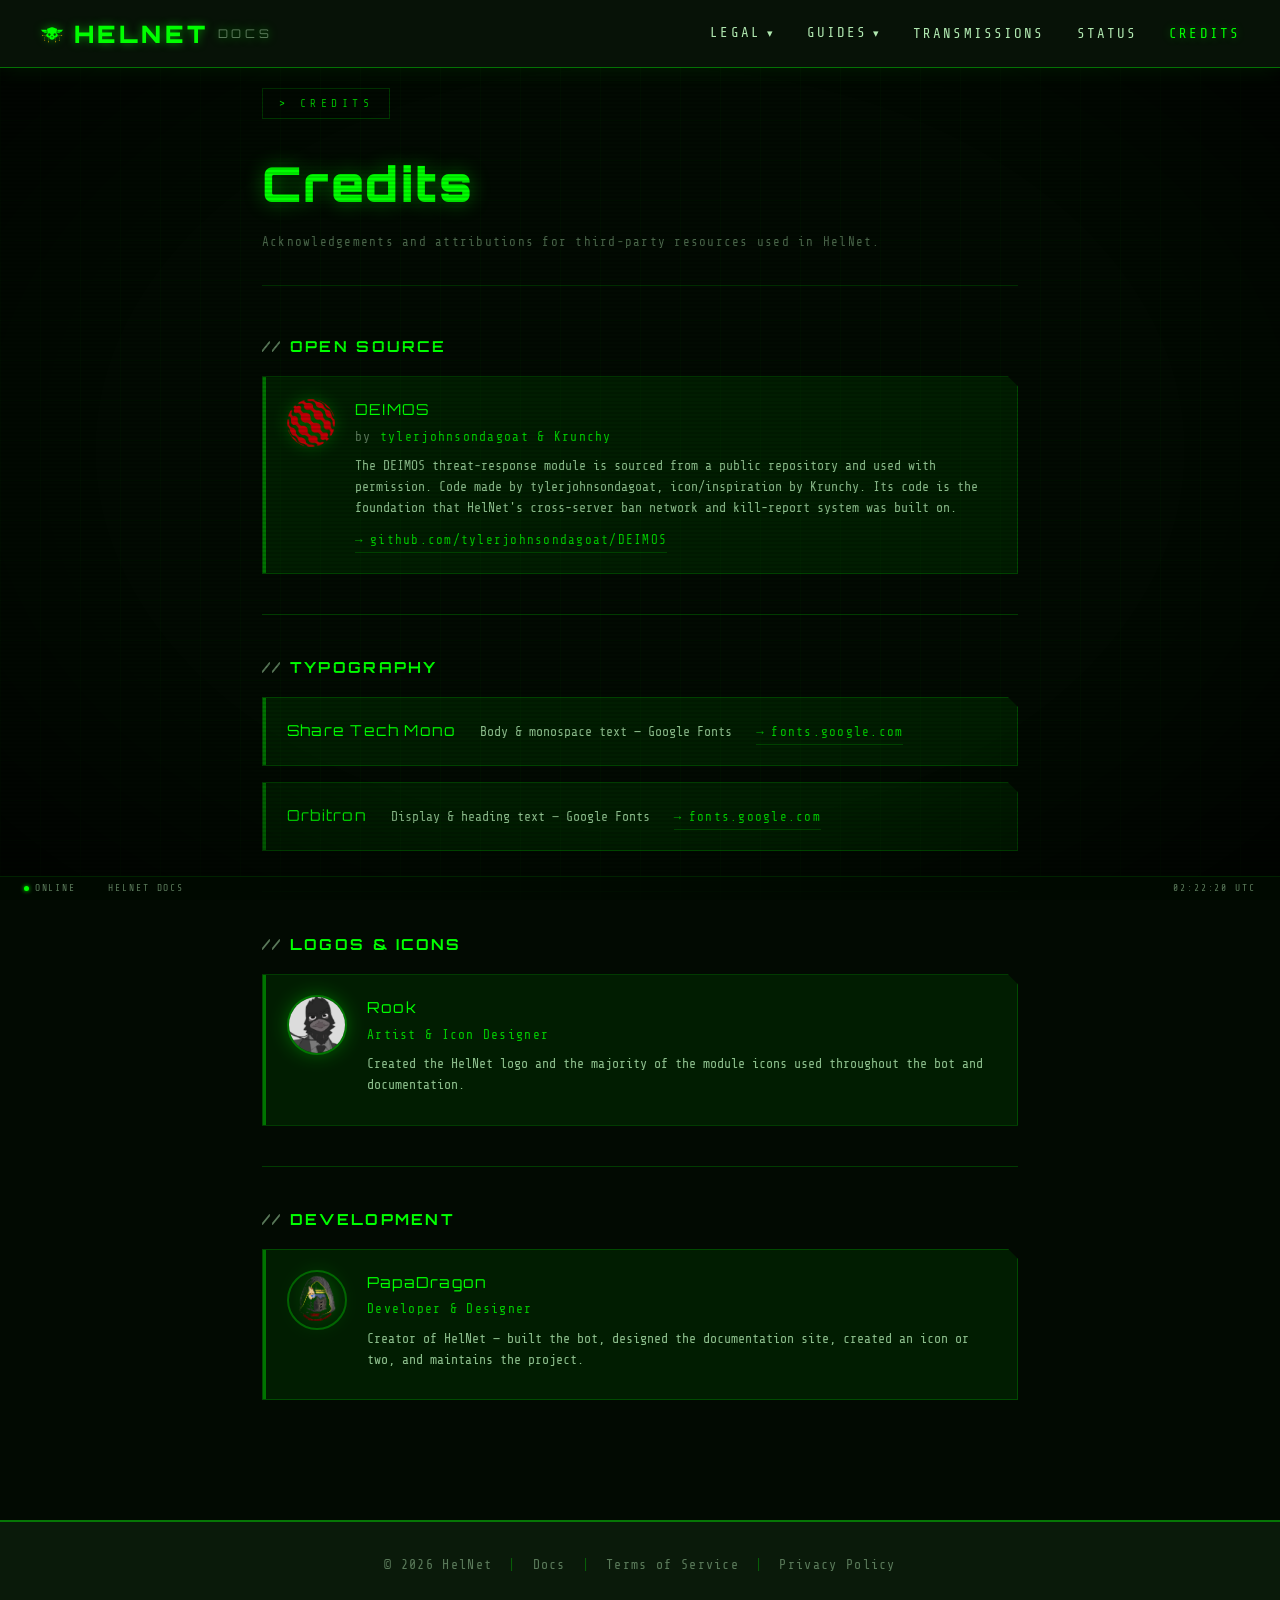
<file: credits.html>
﻿<!DOCTYPE html>
<html lang="en">
<head>
<meta charset="UTF-8">
<meta name="viewport" content="width=device-width, initial-scale=1.0">
<link rel="icon" type="image/png" href="Assets/HelNet_Logo.png">
<title>Credits — HelNet</title>
<link href="https://fonts.googleapis.com/css2?family=Share+Tech+Mono&family=Orbitron:wght@400;700;900&display=swap" rel="stylesheet">
<link rel="stylesheet" href="Assets/shared.css?v=2">
<style>
  .page-wrap {
    max-width: 820px;
    margin: 0 auto;
    padding: 88px 2rem 5rem;
    position: relative;
    z-index: 1;
  }

  .page-tag {
    font-size: 0.7rem;
    letter-spacing: 0.4em;
    color: var(--green-dim);
    text-transform: uppercase;
    border: 1px solid var(--border);
    display: inline-block;
    padding: 0.3rem 1rem;
    margin-bottom: 1.5rem;
  }

  .page-tag::before { content: '> '; color: var(--green); }

  h1 {
    font-family: var(--display);
    font-size: clamp(1.8rem, 5vw, 3rem);
    font-weight: 900;
    color: var(--green);
    text-shadow: 0 0 20px var(--green-glow);
    letter-spacing: 0.05em;
    margin-bottom: 0.5rem;
  }

  .page-subtitle {
    font-size: 0.78rem;
    color: var(--text-dim);
    letter-spacing: 0.1em;
    margin-bottom: 3rem;
    padding-bottom: 2rem;
    border-bottom: 1px solid var(--border);
  }

  .section { margin-bottom: 2.5rem; }

  h2 {
    font-family: var(--display);
    font-size: 0.95rem;
    color: var(--green);
    letter-spacing: 0.15em;
    text-transform: uppercase;
    margin-bottom: 1rem;
  }

  h2::before { content: '// '; color: var(--text-dim); }

  p { color: var(--text); opacity: 0.85; margin-bottom: 0.75rem; }

  .divider {
    border: none;
    border-top: 1px solid var(--border);
    margin: 2.5rem 0;
  }

  /* CREDIT ENTRY */
  .credit-entry {
    display: flex;
    align-items: flex-start;
    gap: 1.25rem;
    padding: 1.25rem 1.5rem;
    border: 1px solid var(--border);
    background: var(--green-faint);
    margin-bottom: 1rem;
    position: relative;
    clip-path: polygon(0 0, calc(100% - 10px) 0, 100% 10px, 100% 100%, 0 100%);
  }

  .credit-entry::before {
    content: '';
    position: absolute;
    top: 0; left: 0;
    width: 3px;
    height: 100%;
    background: var(--green-dim);
    opacity: 0.5;
  }

  .credit-icon {
    width: 48px;
    height: 48px;
    object-fit: contain;
    filter: drop-shadow(0 0 8px rgba(0,255,0,0.4));
    flex-shrink: 0;
    margin-top: 2px;
  }

  .credit-pfp {
    width: 60px;
    height: 60px;
    object-fit: cover;
    border-radius: 50%;
    border: 2px solid rgba(0,255,0,0.3);
    filter: drop-shadow(0 0 10px rgba(0,255,0,0.35));
    flex-shrink: 0;
  }

  .credit-info { flex: 1; }

  .credit-title {
    font-family: var(--display);
    font-size: 0.95rem;
    color: var(--green);
    letter-spacing: 0.08em;
    margin-bottom: 0.25rem;
  }

  .credit-author {
    font-size: 0.8rem;
    color: var(--text-dim);
    letter-spacing: 0.1em;
    margin-bottom: 0.4rem;
  }

  .credit-author span { color: var(--green-dim); }

  .credit-desc {
    font-size: 0.82rem;
    color: var(--text);
    opacity: 0.8;
    line-height: 1.6;
    margin-bottom: 0.6rem;
  }

  .credit-link {
    display: inline-flex;
    align-items: center;
    gap: 0.4rem;
    font-size: 0.78rem;
    color: var(--green-dim);
    text-decoration: none;
    letter-spacing: 0.1em;
    border-bottom: 1px solid rgba(0,255,0,0.2);
    padding-bottom: 1px;
    transition: color 0.2s, border-color 0.2s;
  }

  .credit-link::before { content: '→ '; }
  .credit-link:hover { color: var(--green); border-color: var(--green); }

  .credit-entry.slim .credit-info {
    display: flex;
    align-items: baseline;
    gap: 1.5rem;
    flex-wrap: wrap;
  }

  .credit-entry.slim .credit-title { margin-bottom: 0; }
  .credit-entry.slim .credit-desc { margin-bottom: 0; }

  /* MOBILE */
  @media (max-width: 600px) {
    .page-wrap {
      padding: 80px 1rem 4rem;
      overflow-x: hidden;
    }

    .credit-entry {
      flex-direction: column;
      gap: 0.75rem;
      padding: 1rem;
      clip-path: none;
      word-break: break-word;
    }

    .credit-icon {
      width: 36px;
      height: 36px;
    }

    .credit-pfp {
      width: 48px;
      height: 48px;
    }

    .credit-entry.slim .credit-info {
      flex-direction: column;
      gap: 0.25rem;
    }

    h1 {
      font-size: clamp(1.5rem, 8vw, 2rem);
    }
  }


</style>
</head>
<body>

<div class="grid-bg"></div>

<div class="status-bar">
  <span><span class="status-dot"></span>ONLINE</span>
  <span>HELNET DOCS</span>
  <span style="flex:1"></span>
  <span id="utc-clock"></span>
</div>
<nav>
  <a href="./" class="nav-logo">
    <img src="Assets/HelNet_Logo.png" alt="HelNet Logo">
    HELNET <span>DOCS</span>
  </a>
  <ul class="nav-links">
    <li class="nav-dropdown">
      <button class="nav-dropbtn">Legal</button>
      <ul class="nav-dropdown-menu">
        <li><a href="terms">Terms of Service</a></li>
        <li><a href="privacy">Privacy Policy</a></li>
      </ul>
    </li>
    <li class="nav-dropdown">
      <button class="nav-dropbtn">Guides</button>
      <ul class="nav-dropdown-menu">
        <li><a href="guides/getting-started">Getting Started</a></li>
        <li class="nav-dropdown-sep"></li>
        <li><a href="guides/announcement-module">Announcement Module</a></li>
        <li><a href="guides/challenges-module">Challenges Module</a></li>
        <li><a href="guides/deimos-module">Deimos Module</a></li>
        <li><a href="guides/division-module">Division Module</a></li>
        <li><a href="guides/infopost-module">Infopost Module</a></li>
        <li><a href="guides/time-module">Time Module</a></li>
      </ul>
    </li>
    <li><a href="transmissions">Transmissions</a></li>
    <li><a href="status">Status</a></li>
    <li><a href="credits" class="active">Credits</a></li>
  </ul>
  <button class="nav-hamburger" id="nav-hamburger" aria-label="Toggle menu"><span></span><span></span><span></span></button>
</nav>
<div class="nav-mobile" id="nav-mobile">
  <div class="nav-mobile-section">
    <div class="nav-mobile-label">Navigation</div>
    <a href="./">Home</a>
    <a href="transmissions">Transmissions</a>
    <a href="status">Status</a>
    <a href="credits">Credits</a>
  </div>
  <div class="nav-mobile-section">
    <div class="nav-mobile-label">Legal</div>
    <a href="terms">Terms of Service</a>
    <a href="privacy">Privacy Policy</a>
  </div>
  <div class="nav-mobile-section">
    <div class="nav-mobile-label">Guides</div>
    <a href="guides/getting-started">Getting Started</a>
    <a href="guides/announcement-module">Announcement Module</a>
    <a href="guides/challenges-module">Challenges Module</a>
    <a href="guides/deimos-module">Deimos Module</a>
    <a href="guides/division-module">Division Module</a>
    <a href="guides/infopost-module">Infopost Module</a>
    <a href="guides/time-module">Time Module</a>
  </div>
</div>

<div class="page-wrap">
  <div class="page-tag">Credits</div>
  <h1>Credits</h1>
  <p class="page-subtitle">Acknowledgements and attributions for third-party resources used in HelNet.</p>

  <div class="section">
    <h2>Open Source</h2>

    <div class="credit-entry">
      <img class="credit-icon" src="Assets/Deimos_Icon.png" alt="Deimos">
      <div class="credit-info">
        <div class="credit-title">DEIMOS</div>
        <div class="credit-author">by <span>tylerjohnsondagoat &amp; Krunchy</span></div>
        <p class="credit-desc">The DEIMOS threat-response module is sourced from a public repository and used with permission. Code made by tylerjohnsondagoat, icon/inspiration by Krunchy. Its code is the foundation that HelNet's cross-server ban network and kill-report system was built on.</p>
        <a class="credit-link" href="https://github.com/tylerjohnsondagoat/DEIMOS" target="_blank" rel="noopener">github.com/tylerjohnsondagoat/DEIMOS</a>
      </div>
    </div>
  </div>

  <hr class="divider">

  <div class="section">
    <h2>Typography</h2>

    <div class="credit-entry slim">
      <div class="credit-info">
        <div class="credit-title">Share Tech Mono</div>
        <p class="credit-desc">Body &amp; monospace text — Google Fonts</p>
        <a class="credit-link" href="https://fonts.google.com/specimen/Share+Tech+Mono" target="_blank" rel="noopener">fonts.google.com</a>
      </div>
    </div>

    <div class="credit-entry slim">
      <div class="credit-info">
        <div class="credit-title">Orbitron</div>
        <p class="credit-desc">Display &amp; heading text — Google Fonts</p>
        <a class="credit-link" href="https://fonts.google.com/specimen/Orbitron" target="_blank" rel="noopener">fonts.google.com</a>
      </div>
    </div>
  </div>

  <hr class="divider">

  <div class="section">
    <h2>Logos &amp; Icons</h2>

    <div class="credit-entry">
      <img class="credit-pfp" src="Assets/Rook_pfp.png" alt="Rook">
      <div class="credit-info">
        <div class="credit-title">Rook</div>
        <div class="credit-author"><span>Artist &amp; Icon Designer</span></div>
        <p class="credit-desc">Created the HelNet logo and the majority of the module icons used throughout the bot and documentation.</p>
      </div>
    </div>
  </div>

  <hr class="divider">

  <div class="section">
    <h2>Development</h2>

    <div class="credit-entry">
      <img class="credit-pfp" src="Assets/PapaDragon-creditPFP.png" alt="PapaDragon">
      <div class="credit-info">
        <div class="credit-title">PapaDragon</div>
        <div class="credit-author"><span>Developer &amp; Designer</span></div>
        <p class="credit-desc">Creator of HelNet — built the bot, designed the documentation site, created an icon or two, and maintains the project.</p>
      </div>
    </div>
  </div>
</div>

<footer class="compact">
  <div class="footer-bottom">
    <span>© 2026 HelNet</span>
    <span class="footer-divider">|</span>
    <a href="guides/getting-started">Docs</a>
    <span class="footer-divider">|</span>
    <a href="terms">Terms of Service</a>
    <span class="footer-divider">|</span>
    <a href="privacy">Privacy Policy</a>
  </div>
</footer>

<script src="Assets/nav.js?v=2"></script>
</body>
</html>
</file>
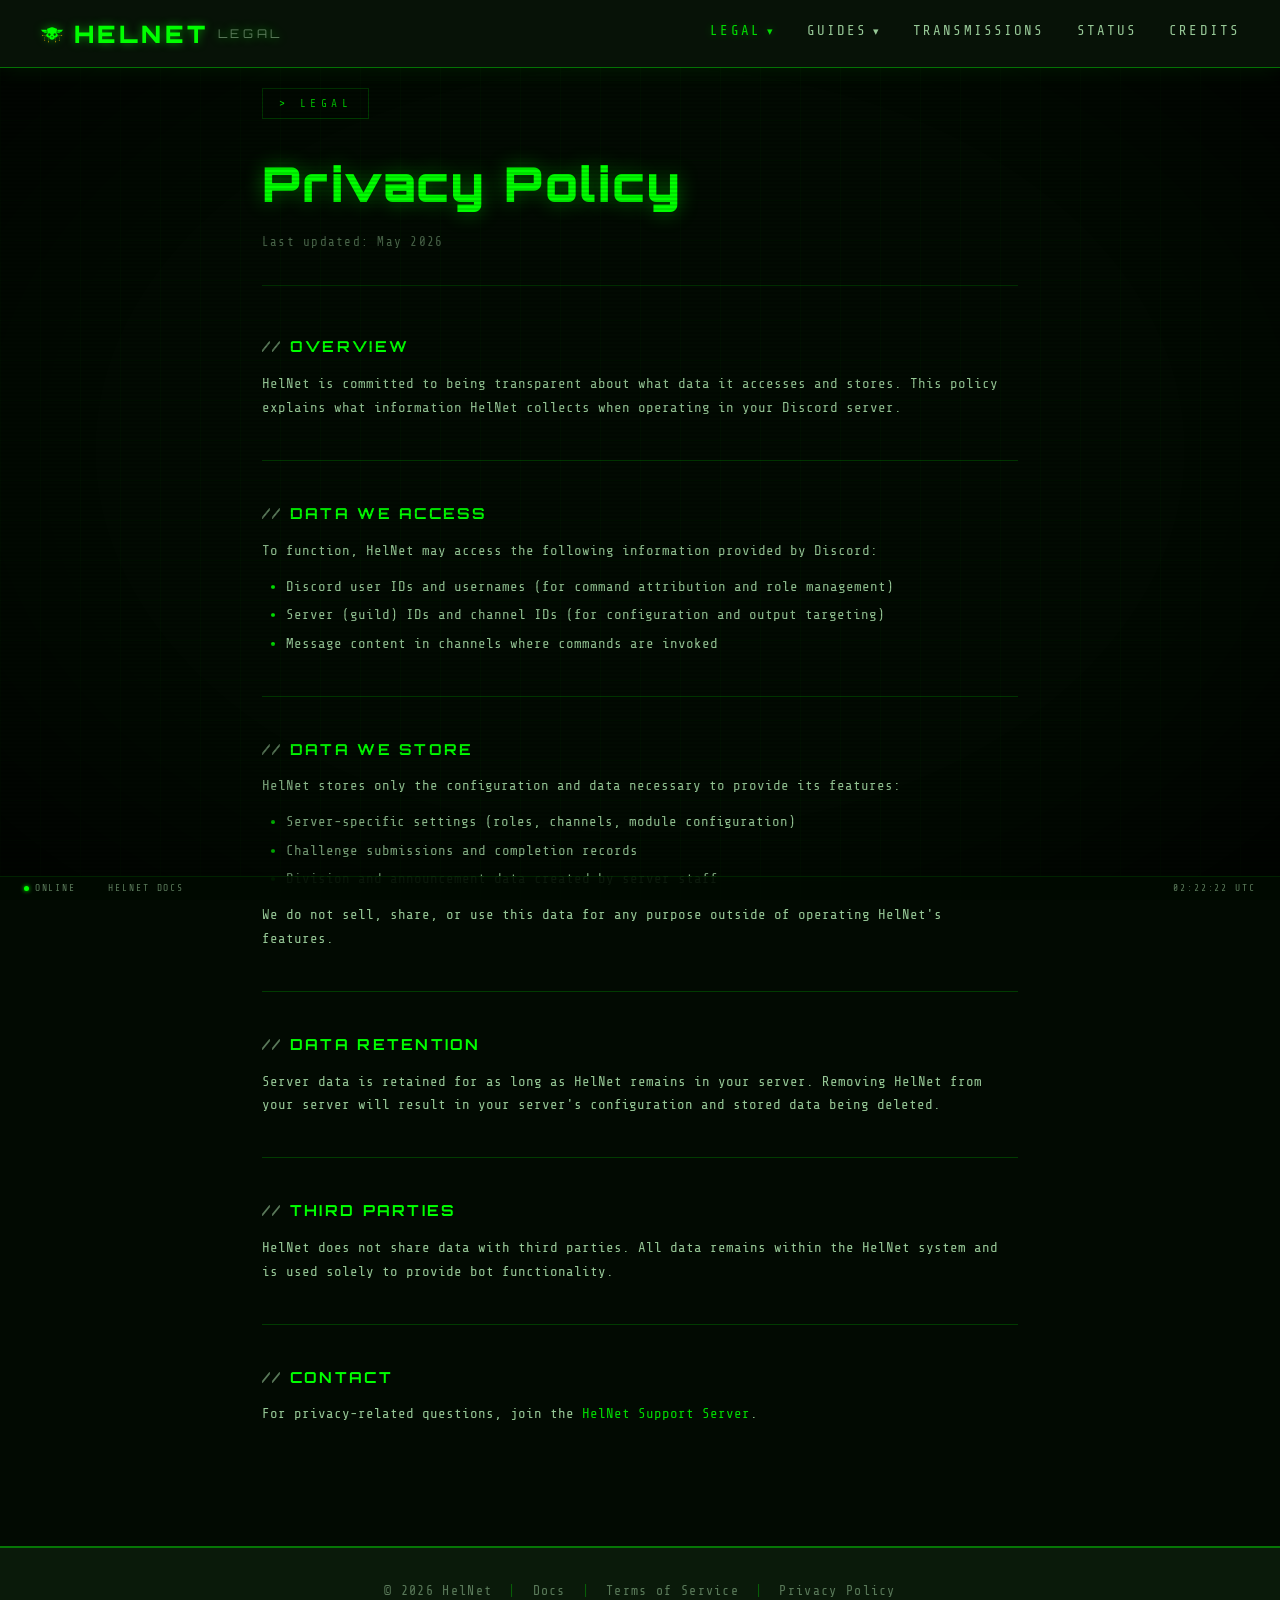
<file: privacy.html>
﻿<!DOCTYPE html>
<html lang="en">
<head>
<meta charset="UTF-8">
<meta name="viewport" content="width=device-width, initial-scale=1.0">
<link rel="icon" type="image/png" href="Assets/HelNet_Logo.png">
<title>Privacy Policy — HelNet</title>
<link href="https://fonts.googleapis.com/css2?family=Share+Tech+Mono&family=Orbitron:wght@400;700;900&display=swap" rel="stylesheet">
<link rel="stylesheet" href="Assets/shared.css?v=2">
<style>
  /* CONTENT */
  .page-wrap {
    max-width: 820px;
    margin: 0 auto;
    padding: 88px 2rem 5rem;
    position: relative;
    z-index: 1;
  }

  .page-tag {
    font-size: 0.7rem;
    letter-spacing: 0.4em;
    color: var(--green-dim);
    text-transform: uppercase;
    border: 1px solid var(--border);
    display: inline-block;
    padding: 0.3rem 1rem;
    margin-bottom: 1.5rem;
  }

  .page-tag::before { content: '> '; color: var(--green); }

  h1 {
    font-family: var(--display);
    font-size: clamp(1.8rem, 5vw, 3rem);
    font-weight: 900;
    color: var(--green);
    text-shadow: 0 0 20px var(--green-glow);
    letter-spacing: 0.05em;
    margin-bottom: 0.5rem;
  }

  .last-updated {
    font-size: 0.78rem;
    color: var(--text-dim);
    letter-spacing: 0.1em;
    margin-bottom: 3rem;
    padding-bottom: 2rem;
    border-bottom: 1px solid var(--border);
  }

  .section { margin-bottom: 2.5rem; }

  h2 {
    font-family: var(--display);
    font-size: 0.95rem;
    color: var(--green);
    letter-spacing: 0.15em;
    text-transform: uppercase;
    margin-bottom: 0.75rem;
  }

  h2::before { content: '// '; color: var(--text-dim); }

  p { color: var(--text); opacity: 0.85; margin-bottom: 0.75rem; }

  ul { padding-left: 1.5rem; margin-bottom: 0.75rem; }
  ul li { color: var(--text); opacity: 0.85; margin-bottom: 0.3rem; }
  ul li::marker { color: var(--green); }

  .divider {
    border: none;
    border-top: 1px solid var(--border);
    margin: 2.5rem 0;
  }


</style>
</head>
<body>

<div class="grid-bg"></div>

<div class="status-bar">
  <span><span class="status-dot"></span>ONLINE</span>
  <span>HELNET DOCS</span>
  <span style="flex:1"></span>
  <span id="utc-clock"></span>
</div>
<nav>
  <a href="./" class="nav-logo">
    <img src="Assets/HelNet_Logo.png" alt="HelNet Logo">
    HELNET <span>LEGAL</span>
  </a>
  <ul class="nav-links">
    <li class="nav-dropdown">
      <button class="nav-dropbtn">Legal</button>
      <ul class="nav-dropdown-menu">
        <li><a href="terms">Terms of Service</a></li>
        <li><a href="privacy">Privacy Policy</a></li>
      </ul>
    </li>
    <li class="nav-dropdown">
      <button class="nav-dropbtn">Guides</button>
      <ul class="nav-dropdown-menu">
        <li><a href="guides/getting-started">Getting Started</a></li>
        <li class="nav-dropdown-sep"></li>
        <li><a href="guides/announcement-module">Announcement Module</a></li>
        <li><a href="guides/challenges-module">Challenges Module</a></li>
        <li><a href="guides/deimos-module">Deimos Module</a></li>
        <li><a href="guides/division-module">Division Module</a></li>
        <li><a href="guides/infopost-module">Infopost Module</a></li>
        <li><a href="guides/time-module">Time Module</a></li>
      </ul>
    </li>
    <li><a href="transmissions">Transmissions</a></li>
    <li><a href="status">Status</a></li>
    <li><a href="credits">Credits</a></li>
  </ul>
  <button class="nav-hamburger" id="nav-hamburger" aria-label="Toggle menu"><span></span><span></span><span></span></button>
</nav>
<div class="nav-mobile" id="nav-mobile">
  <div class="nav-mobile-section">
    <div class="nav-mobile-label">Navigation</div>
    <a href="./">Home</a>
    <a href="transmissions">Transmissions</a>
    <a href="status">Status</a>
    <a href="credits">Credits</a>
  </div>
  <div class="nav-mobile-section">
    <div class="nav-mobile-label">Legal</div>
    <a href="terms">Terms of Service</a>
    <a href="privacy">Privacy Policy</a>
  </div>
  <div class="nav-mobile-section">
    <div class="nav-mobile-label">Guides</div>
    <a href="guides/getting-started">Getting Started</a>
    <a href="guides/announcement-module">Announcement Module</a>
    <a href="guides/challenges-module">Challenges Module</a>
    <a href="guides/deimos-module">Deimos Module</a>
    <a href="guides/division-module">Division Module</a>
    <a href="guides/infopost-module">Infopost Module</a>
    <a href="guides/time-module">Time Module</a>
  </div>
</div>

<div class="page-wrap">
  <div class="page-tag">Legal</div>
  <h1>Privacy Policy</h1>
  <p class="last-updated">Last updated: May 2026</p>

  <div class="section">
    <h2>Overview</h2>
    <p>HelNet is committed to being transparent about what data it accesses and stores. This policy explains what information HelNet collects when operating in your Discord server.</p>
  </div>

  <hr class="divider">

  <div class="section">
    <h2>Data We Access</h2>
    <p>To function, HelNet may access the following information provided by Discord:</p>
    <ul>
      <li>Discord user IDs and usernames (for command attribution and role management)</li>
      <li>Server (guild) IDs and channel IDs (for configuration and output targeting)</li>
      <li>Message content in channels where commands are invoked</li>
    </ul>
  </div>

  <hr class="divider">

  <div class="section">
    <h2>Data We Store</h2>
    <p>HelNet stores only the configuration and data necessary to provide its features:</p>
    <ul>
      <li>Server-specific settings (roles, channels, module configuration)</li>
      <li>Challenge submissions and completion records</li>
      <li>Division and announcement data created by server staff</li>
    </ul>
    <p>We do not sell, share, or use this data for any purpose outside of operating HelNet's features.</p>
  </div>

  <hr class="divider">

  <div class="section">
    <h2>Data Retention</h2>
    <p>Server data is retained for as long as HelNet remains in your server. Removing HelNet from your server will result in your server's configuration and stored data being deleted.</p>
  </div>

  <hr class="divider">

  <div class="section">
    <h2>Third Parties</h2>
    <p>HelNet does not share data with third parties. All data remains within the HelNet system and is used solely to provide bot functionality.</p>
  </div>

  <hr class="divider">

  <div class="section">
    <h2>Contact</h2>
    <p>For privacy-related questions, join the <a href="https://discord.gg/FbEyP9WFdA" style="color:var(--green);text-decoration:none;">HelNet Support Server</a>.</p>
  </div>
</div>

<footer class="compact">
  <div class="footer-bottom">
    <span>© 2026 HelNet</span>
    <span class="footer-divider">|</span>
    <a href="guides/getting-started">Docs</a>
    <span class="footer-divider">|</span>
    <a href="terms">Terms of Service</a>
    <span class="footer-divider">|</span>
    <a href="privacy">Privacy Policy</a>
  </div>
</footer>

<script src="Assets/nav.js?v=2"></script>
</body>
</html>
</file>
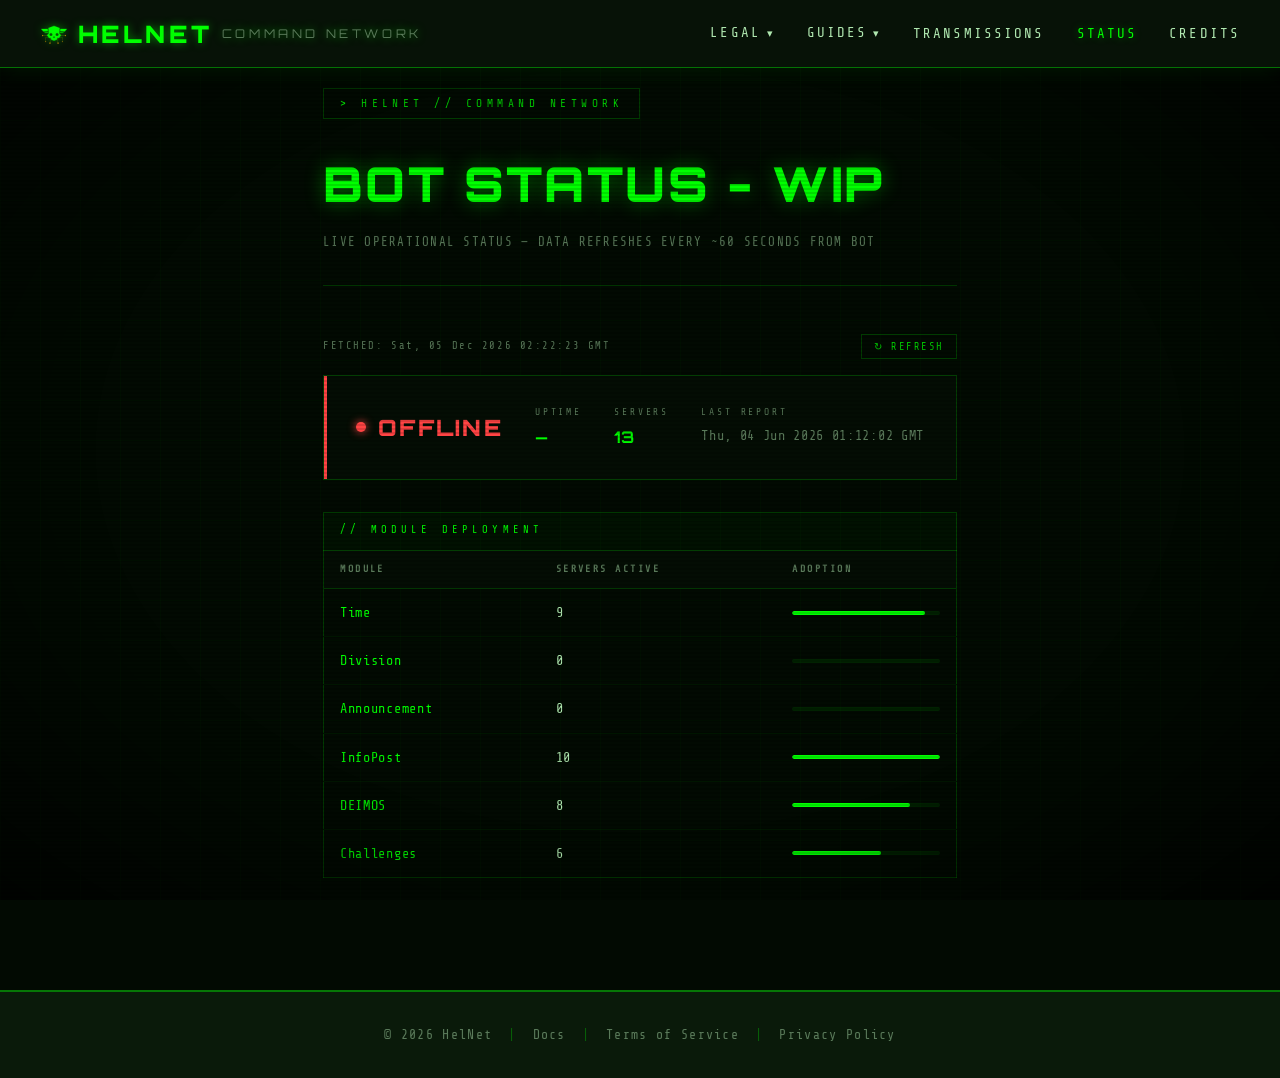
<file: status.html>
﻿<!DOCTYPE html>
<html lang="en">
<head>
<meta charset="UTF-8">
<meta name="viewport" content="width=device-width, initial-scale=1.0">
<link rel="icon" type="image/png" href="Assets/HelNet_Logo.png">
<title>Bot Status — HelNet</title>
<link href="https://fonts.googleapis.com/css2?family=Share+Tech+Mono&family=Orbitron:wght@400;700;900&display=swap" rel="stylesheet">
<link rel="stylesheet" href="Assets/shared.css?v=2">
<style>
  .page-wrap {
    max-width: 860px;
    margin: 0 auto;
    padding: 88px 2rem 5rem;
    position: relative;
    z-index: 1;
  }

  .page-tag {
    font-size: 0.7rem;
    letter-spacing: 0.4em;
    color: var(--green-dim);
    text-transform: uppercase;
    border: 1px solid var(--border);
    display: inline-block;
    padding: 0.3rem 1rem;
    margin-bottom: 1.5rem;
  }
  .page-tag::before { content: '> '; color: var(--green); }

  h1 {
    font-family: var(--display);
    font-size: clamp(1.8rem, 5vw, 3rem);
    font-weight: 900;
    color: var(--green);
    text-shadow: 0 0 20px var(--green-glow);
    letter-spacing: 0.05em;
    margin-bottom: 0.5rem;
  }

  .page-subtitle {
    font-size: 0.78rem;
    color: var(--text-dim);
    letter-spacing: 0.1em;
    margin-bottom: 3rem;
    padding-bottom: 2rem;
    border-bottom: 1px solid var(--border);
  }

  /* ── HERO STATUS BANNER ── */
  .status-banner {
    border: 1px solid var(--border);
    background: var(--bg2);
    padding: 1.75rem 2rem;
    margin-bottom: 1px;
    display: flex;
    align-items: center;
    gap: 2rem;
    flex-wrap: wrap;
    position: relative;
    overflow: hidden;
  }
  .status-banner::before {
    content: '';
    position: absolute;
    top: 0; left: 0;
    width: 3px; height: 100%;
    background: var(--green);
    transition: background 0.3s;
  }
  .status-banner.offline::before { background: var(--red); }

  .status-badge {
    display: flex;
    align-items: center;
    gap: 0.75rem;
  }
  .status-badge-dot {
    width: 10px; height: 10px;
    border-radius: 50%;
    background: var(--green);
    box-shadow: 0 0 8px var(--green);
    flex-shrink: 0;
  }
  .status-badge-dot.online { animation: bigPulse 2s infinite; }
  .status-badge-dot.offline { background: var(--red); box-shadow: 0 0 8px var(--red); }
  @keyframes bigPulse {
    0%, 100% { opacity: 1; box-shadow: 0 0 8px var(--green); }
    50% { opacity: 0.5; box-shadow: 0 0 16px var(--green); }
  }
  .status-badge-text {
    font-family: var(--display);
    font-size: 1.4rem;
    font-weight: 900;
    color: var(--green);
    letter-spacing: 0.1em;
  }
  .status-badge-text.offline { color: var(--red); }

  .status-meta {
    display: flex;
    gap: 2rem;
    flex-wrap: wrap;
    flex: 1;
  }
  .status-meta-item {
    display: flex;
    flex-direction: column;
    gap: 0.2rem;
  }
  .status-meta-label {
    font-size: 0.6rem;
    letter-spacing: 0.3em;
    color: var(--text-dim);
    text-transform: uppercase;
  }
  .status-meta-value {
    font-family: var(--display);
    font-size: 1rem;
    font-weight: 700;
    color: var(--green);
    letter-spacing: 0.05em;
  }
  .status-meta-value.dim { color: var(--text-dim); font-size: 0.85rem; font-weight: 400; font-family: var(--mono); }

  .status-last-seen {
    font-size: 0.65rem;
    color: var(--text-dim);
    letter-spacing: 0.1em;
    margin-top: 0.25rem;
  }

  /* ── MODULE TABLE ── */
  .section-header {
    font-size: 0.65rem;
    letter-spacing: 0.4em;
    color: var(--green);
    text-transform: uppercase;
    padding: 0.6rem 1rem;
    border: 1px solid var(--border);
    border-bottom: none;
    background: rgba(0,255,0,0.03);
    margin-top: 2rem;
  }

  .module-table {
    width: 100%;
    border-collapse: collapse;
    border: 1px solid var(--border);
    margin-bottom: 2rem;
  }
  .module-table th {
    text-align: left;
    font-size: 0.62rem;
    letter-spacing: 0.25em;
    text-transform: uppercase;
    color: var(--text-dim);
    padding: 0.65rem 1rem;
    border-bottom: 1px solid var(--border);
    background: var(--bg2);
  }
  .module-table td {
    padding: 0.75rem 1rem;
    border-bottom: 1px solid rgba(0,255,0,0.06);
    font-size: 0.85rem;
    vertical-align: middle;
  }
  .module-table tr:last-child td { border-bottom: none; }
  .module-table tr:hover td { background: var(--green-faint); }

  .mod-name { color: var(--green); letter-spacing: 0.05em; }
  .mod-count { color: var(--text); }
  .mod-bar-wrap {
    width: 160px;
  }
  .mod-bar-track {
    height: 4px;
    background: rgba(0,255,0,0.1);
    border-radius: 2px;
    overflow: hidden;
  }
  .mod-bar-fill {
    height: 100%;
    background: var(--green);
    border-radius: 2px;
    transition: width 0.6s ease;
  }

  /* ── ERROR ── */
  .status-error {
    border: 1px solid rgba(255,68,68,0.3);
    background: rgba(255,68,68,0.04);
    padding: 1.5rem 2rem;
    color: var(--red-dim);
    font-size: 0.8rem;
    letter-spacing: 0.1em;
    margin-bottom: 1rem;
  }
  .status-error::before { content: '[ERROR] '; color: var(--red); }

  /* ── REFRESH ── */
  .refresh-bar {
    display: flex;
    align-items: center;
    justify-content: space-between;
    font-size: 0.65rem;
    letter-spacing: 0.15em;
    color: var(--text-dim);
    margin-bottom: 1rem;
    flex-wrap: wrap;
    gap: 0.5rem;
  }
  .refresh-btn {
    background: none;
    border: 1px solid var(--border);
    color: var(--green-dim);
    font-family: var(--mono);
    font-size: 0.65rem;
    letter-spacing: 0.15em;
    padding: 0.3rem 0.75rem;
    cursor: pointer;
    text-transform: uppercase;
    transition: border-color 0.2s, color 0.2s;
  }
  .refresh-btn:hover { border-color: var(--green); color: var(--green); }
</style>
</head>
<body>
<div class="grid-bg"></div>

<nav>
  <a href="./" class="nav-logo">
    <img src="Assets/HelNet_Logo.png" alt="HelNet Logo" style="height:28px;width:auto;display:block;">
    HELNET <span>COMMAND NETWORK</span>
  </a>
  <ul class="nav-links">
    <li class="nav-dropdown">
      <button class="nav-dropbtn">Legal</button>
      <ul class="nav-dropdown-menu">
        <li><a href="terms">Terms of Service</a></li>
        <li><a href="privacy">Privacy Policy</a></li>
      </ul>
    </li>
    <li class="nav-dropdown">
      <button class="nav-dropbtn">Guides</button>
      <ul class="nav-dropdown-menu">
        <li><a href="guides/getting-started">Getting Started</a></li>
        <li class="nav-dropdown-sep"></li>
        <li><a href="guides/announcement-module">Announcement Module</a></li>
        <li><a href="guides/challenges-module">Challenges Module</a></li>
        <li><a href="guides/deimos-module">Deimos Module</a></li>
        <li><a href="guides/division-module">Division Module</a></li>
        <li><a href="guides/infopost-module">Infopost Module</a></li>
        <li><a href="guides/time-module">Time Module</a></li>
      </ul>
    </li>
    <li><a href="transmissions">Transmissions</a></li>
    <li><a href="status" class="active">Status</a></li>
    <li><a href="credits">Credits</a></li>
  </ul>
  <button class="nav-hamburger" id="nav-hamburger" aria-label="Toggle menu"><span></span><span></span><span></span></button>
</nav>
<div class="nav-mobile" id="nav-mobile">
  <div class="nav-mobile-section">
    <div class="nav-mobile-label">Navigation</div>
    <a href="./">Home</a>
    <a href="transmissions">Transmissions</a>
    <a href="status">Status</a>
    <a href="credits">Credits</a>
  </div>
  <div class="nav-mobile-section">
    <div class="nav-mobile-label">Legal</div>
    <a href="terms">Terms of Service</a>
    <a href="privacy">Privacy Policy</a>
  </div>
  <div class="nav-mobile-section">
    <div class="nav-mobile-label">Guides</div>
    <a href="guides/getting-started">Getting Started</a>
    <a href="guides/announcement-module">Announcement Module</a>
    <a href="guides/challenges-module">Challenges Module</a>
    <a href="guides/deimos-module">Deimos Module</a>
    <a href="guides/division-module">Division Module</a>
    <a href="guides/infopost-module">Infopost Module</a>
    <a href="guides/time-module">Time Module</a>
  </div>
</div>

<main class="page-wrap">
  <div class="page-tag">HELNET // COMMAND NETWORK</div>
  <h1>BOT STATUS - WIP</h1>
  <p class="page-subtitle">LIVE OPERATIONAL STATUS — DATA REFRESHES EVERY ~60 SECONDS FROM BOT</p>

  <div class="refresh-bar">
    <span id="last-fetched">FETCHING...</span>
    <button class="refresh-btn" id="refresh-btn">&#x21BB; REFRESH</button>
  </div>

  <div id="status-content">
    <div class="status-error" style="display:none" id="status-error">Could not load status data.</div>
    <div id="status-main" style="display:none">
      <div class="status-banner" id="status-banner">
        <div class="status-badge">
          <div class="status-badge-dot" id="badge-dot"></div>
          <div class="status-badge-text" id="badge-text">—</div>
        </div>
        <div class="status-meta">
          <div class="status-meta-item">
            <div class="status-meta-label">Uptime</div>
            <div class="status-meta-value" id="stat-uptime">—</div>
          </div>
          <div class="status-meta-item">
            <div class="status-meta-label">Servers</div>
            <div class="status-meta-value" id="stat-guilds">—</div>
          </div>
          <div class="status-meta-item">
            <div class="status-meta-label">Last Report</div>
            <div class="status-meta-value dim" id="stat-last">—</div>
          </div>
        </div>
      </div>

      <div class="section-header">// MODULE DEPLOYMENT</div>
      <table class="module-table">
        <thead>
          <tr>
            <th>Module</th>
            <th>Servers Active</th>
            <th style="width:180px">Adoption</th>
          </tr>
        </thead>
        <tbody id="module-tbody"></tbody>
      </table>
    </div>
  </div>
</main>

<footer class="compact">
  <div class="footer-bottom">
    <span>© 2026 HelNet</span>
    <span class="footer-divider">|</span>
    <a href="guides/getting-started">Docs</a>
    <span class="footer-divider">|</span>
    <a href="terms">Terms of Service</a>
    <span class="footer-divider">|</span>
    <a href="privacy">Privacy Policy</a>
  </div>
</footer>

<script src="Assets/nav.js?v=2"></script>
<script>
const STALE_MS = 5 * 60 * 1000;
const MODULE_LABELS = {
  time: 'Time',
  division: 'Division',
  announcement: 'Announcement',
  infopost: 'InfoPost',
  deimos: 'DEIMOS',
  challenges: 'Challenges'
};

function fmtUptime(s) {
  const d = Math.floor(s / 86400);
  const h = Math.floor((s % 86400) / 3600);
  const m = Math.floor((s % 3600) / 60);
  if (d > 0) return d + 'd ' + h + 'h ' + (s % 3600 < 3600 ? m + 'm' : '');
  if (h > 0) return h + 'h ' + m + 'm';
  return m + 'm';
}

function escHtml(s) {
  return String(s).replace(/&/g,'&amp;').replace(/</g,'&lt;').replace(/>/g,'&gt;');
}

async function load() {
  const errorEl  = document.getElementById('status-error');
  const mainEl   = document.getElementById('status-main');
  const fetchedEl = document.getElementById('last-fetched');

  errorEl.style.display = 'none';
  mainEl.style.display = 'none';

  let data;
  try {
    const res = await fetch('data/status.json?v=' + Date.now());
    if (!res.ok) throw new Error('HTTP ' + res.status);
    data = await res.json();
  } catch (e) {
    errorEl.style.display = '';
    errorEl.textContent = 'Could not load status data. ' + e.message;
    fetchedEl.textContent = 'LAST ATTEMPT: ' + new Date().toUTCString();
    return;
  }

  const ts = new Date(data.timestamp);
  const stale = (Date.now() - ts.getTime()) > STALE_MS;
  const online = data.online && !stale;

  // Banner
  const banner = document.getElementById('status-banner');
  const dot    = document.getElementById('badge-dot');
  const txt    = document.getElementById('badge-text');
  dot.className = 'status-badge-dot ' + (online ? 'online' : 'offline');
  txt.textContent = online ? 'ONLINE' : 'OFFLINE';
  txt.className = 'status-badge-text' + (online ? '' : ' offline');
  banner.className = 'status-banner' + (online ? '' : ' offline');

  document.getElementById('stat-uptime').textContent =
    online && data.uptime_seconds != null ? fmtUptime(data.uptime_seconds) : '—';
  document.getElementById('stat-guilds').textContent =
    data.guild_count != null ? data.guild_count : '—';
  document.getElementById('stat-last').textContent = ts.toUTCString();

  // Module table
  const tbody = document.getElementById('module-tbody');
  const mods = data.modules || {};
  const maxCount = Math.max(1, ...Object.values(mods));
  tbody.innerHTML = Object.entries(mods).map(([key, count]) => {
    const pct = Math.round((count / maxCount) * 100);
    const label = MODULE_LABELS[key] || key;
    return `<tr>
      <td class="mod-name">${escHtml(label)}</td>
      <td class="mod-count">${escHtml(count)}</td>
      <td class="mod-bar-wrap">
        <div class="mod-bar-track">
          <div class="mod-bar-fill" style="width:${pct}%"></div>
        </div>
      </td>
    </tr>`;
  }).join('');

  fetchedEl.textContent = 'FETCHED: ' + new Date().toUTCString();
  mainEl.style.display = '';
}

load();
document.getElementById('refresh-btn').addEventListener('click', load);
</script>
</body>
</html>
</file>
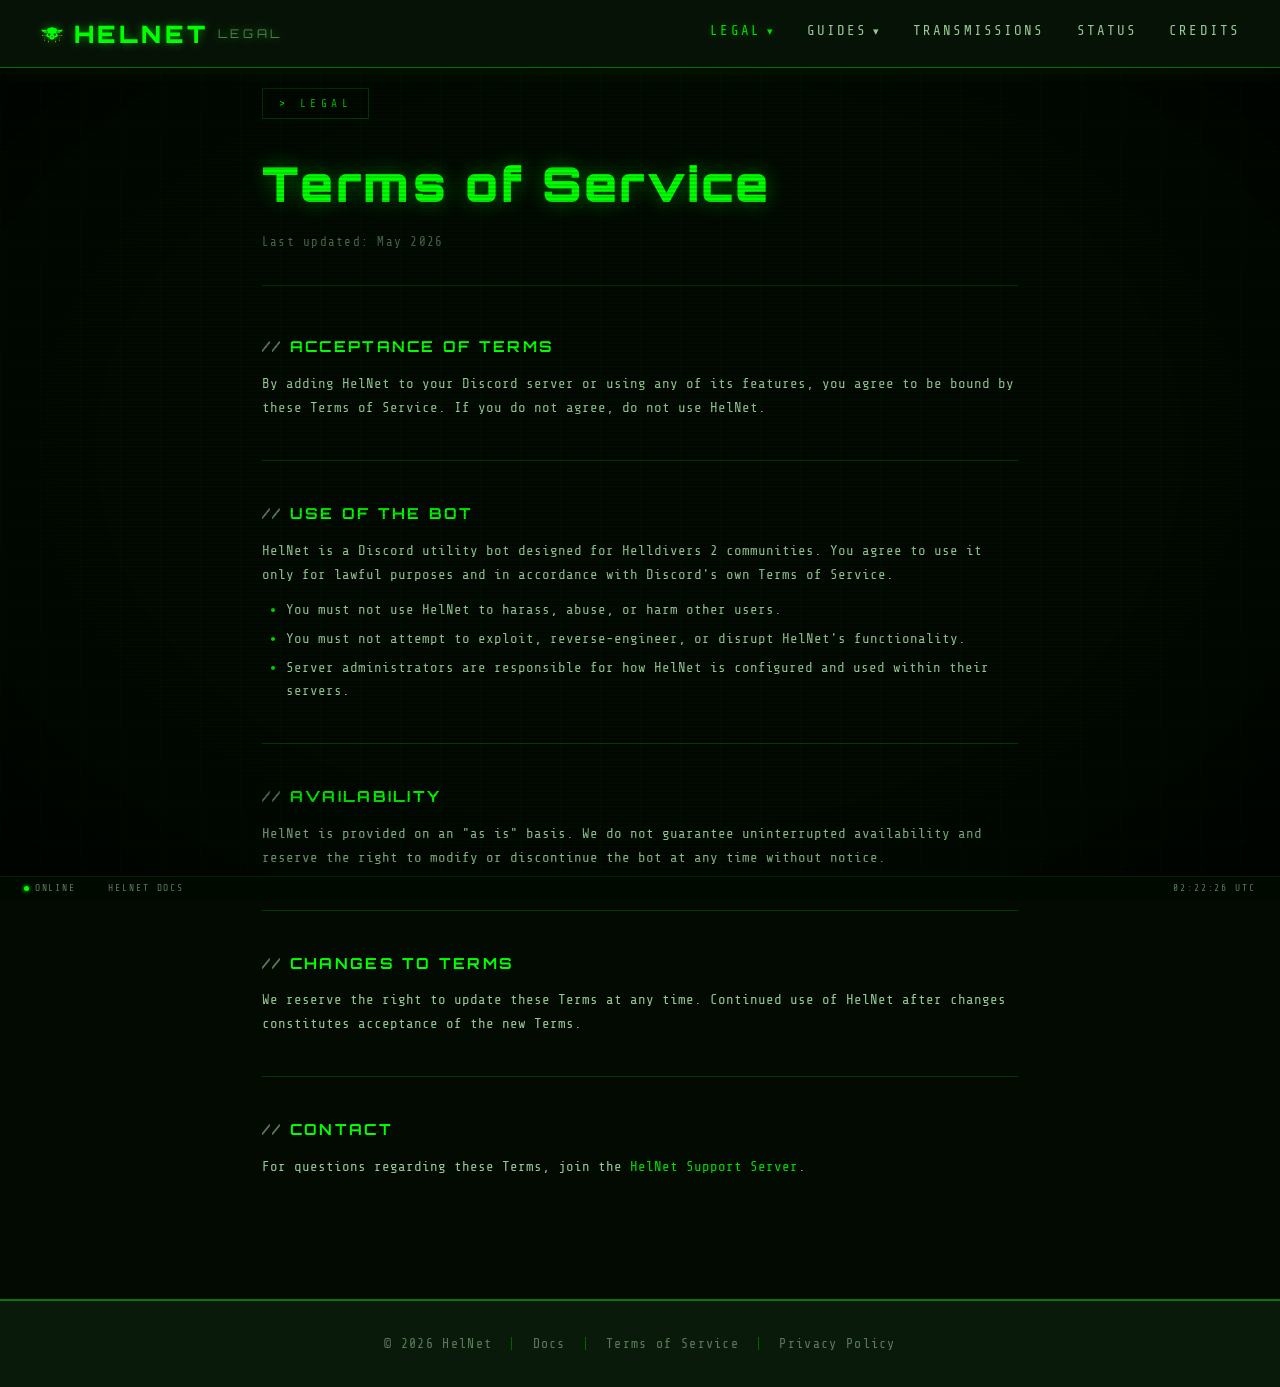
<file: terms.html>
﻿<!DOCTYPE html>
<html lang="en">
<head>
<meta charset="UTF-8">
<meta name="viewport" content="width=device-width, initial-scale=1.0">
<link rel="icon" type="image/png" href="Assets/HelNet_Logo.png">
<title>Terms of Service — HelNet</title>
<link href="https://fonts.googleapis.com/css2?family=Share+Tech+Mono&family=Orbitron:wght@400;700;900&display=swap" rel="stylesheet">
<link rel="stylesheet" href="Assets/shared.css?v=2">
<style>
  /* CONTENT */
  .page-wrap {
    max-width: 820px;
    margin: 0 auto;
    padding: 88px 2rem 5rem;
    position: relative;
    z-index: 1;
  }

  .page-tag {
    font-size: 0.7rem;
    letter-spacing: 0.4em;
    color: var(--green-dim);
    text-transform: uppercase;
    border: 1px solid var(--border);
    display: inline-block;
    padding: 0.3rem 1rem;
    margin-bottom: 1.5rem;
  }

  .page-tag::before { content: '> '; color: var(--green); }

  h1 {
    font-family: var(--display);
    font-size: clamp(1.8rem, 5vw, 3rem);
    font-weight: 900;
    color: var(--green);
    text-shadow: 0 0 20px var(--green-glow);
    letter-spacing: 0.05em;
    margin-bottom: 0.5rem;
  }

  .last-updated {
    font-size: 0.78rem;
    color: var(--text-dim);
    letter-spacing: 0.1em;
    margin-bottom: 3rem;
    padding-bottom: 2rem;
    border-bottom: 1px solid var(--border);
  }

  .section { margin-bottom: 2.5rem; }

  h2 {
    font-family: var(--display);
    font-size: 0.95rem;
    color: var(--green);
    letter-spacing: 0.15em;
    text-transform: uppercase;
    margin-bottom: 0.75rem;
  }

  h2::before { content: '// '; color: var(--text-dim); }

  p { color: var(--text); opacity: 0.85; margin-bottom: 0.75rem; }

  ul { padding-left: 1.5rem; margin-bottom: 0.75rem; }
  ul li { color: var(--text); opacity: 0.85; margin-bottom: 0.3rem; }
  ul li::marker { color: var(--green); }

  .divider {
    border: none;
    border-top: 1px solid var(--border);
    margin: 2.5rem 0;
  }


</style>
</head>
<body>

<div class="grid-bg"></div>

<div class="status-bar">
  <span><span class="status-dot"></span>ONLINE</span>
  <span>HELNET DOCS</span>
  <span style="flex:1"></span>
  <span id="utc-clock"></span>
</div>
<nav>
  <a href="./" class="nav-logo">
    <img src="Assets/HelNet_Logo.png" alt="HelNet Logo">
    HELNET <span>LEGAL</span>
  </a>
  <ul class="nav-links">
    <li class="nav-dropdown">
      <button class="nav-dropbtn">Legal</button>
      <ul class="nav-dropdown-menu">
        <li><a href="terms">Terms of Service</a></li>
        <li><a href="privacy">Privacy Policy</a></li>
      </ul>
    </li>
    <li class="nav-dropdown">
      <button class="nav-dropbtn">Guides</button>
      <ul class="nav-dropdown-menu">
        <li><a href="guides/getting-started">Getting Started</a></li>
        <li class="nav-dropdown-sep"></li>
        <li><a href="guides/announcement-module">Announcement Module</a></li>
        <li><a href="guides/challenges-module">Challenges Module</a></li>
        <li><a href="guides/deimos-module">Deimos Module</a></li>
        <li><a href="guides/division-module">Division Module</a></li>
        <li><a href="guides/infopost-module">Infopost Module</a></li>
        <li><a href="guides/time-module">Time Module</a></li>
      </ul>
    </li>
    <li><a href="transmissions">Transmissions</a></li>
    <li><a href="status">Status</a></li>
    <li><a href="credits">Credits</a></li>
  </ul>
  <button class="nav-hamburger" id="nav-hamburger" aria-label="Toggle menu"><span></span><span></span><span></span></button>
</nav>
<div class="nav-mobile" id="nav-mobile">
  <div class="nav-mobile-section">
    <div class="nav-mobile-label">Navigation</div>
    <a href="./">Home</a>
    <a href="transmissions">Transmissions</a>
    <a href="status">Status</a>
    <a href="credits">Credits</a>
  </div>
  <div class="nav-mobile-section">
    <div class="nav-mobile-label">Legal</div>
    <a href="terms">Terms of Service</a>
    <a href="privacy">Privacy Policy</a>
  </div>
  <div class="nav-mobile-section">
    <div class="nav-mobile-label">Guides</div>
    <a href="guides/getting-started">Getting Started</a>
    <a href="guides/announcement-module">Announcement Module</a>
    <a href="guides/challenges-module">Challenges Module</a>
    <a href="guides/deimos-module">Deimos Module</a>
    <a href="guides/division-module">Division Module</a>
    <a href="guides/infopost-module">Infopost Module</a>
    <a href="guides/time-module">Time Module</a>
  </div>
</div>

<div class="page-wrap">
  <div class="page-tag">Legal</div>
  <h1>Terms of Service</h1>
  <p class="last-updated">Last updated: May 2026</p>

  <div class="section">
    <h2>Acceptance of Terms</h2>
    <p>By adding HelNet to your Discord server or using any of its features, you agree to be bound by these Terms of Service. If you do not agree, do not use HelNet.</p>
  </div>

  <hr class="divider">

  <div class="section">
    <h2>Use of the Bot</h2>
    <p>HelNet is a Discord utility bot designed for Helldivers 2 communities. You agree to use it only for lawful purposes and in accordance with Discord's own Terms of Service.</p>
    <ul>
      <li>You must not use HelNet to harass, abuse, or harm other users.</li>
      <li>You must not attempt to exploit, reverse-engineer, or disrupt HelNet's functionality.</li>
      <li>Server administrators are responsible for how HelNet is configured and used within their servers.</li>
    </ul>
  </div>

  <hr class="divider">

  <div class="section">
    <h2>Availability</h2>
    <p>HelNet is provided on an "as is" basis. We do not guarantee uninterrupted availability and reserve the right to modify or discontinue the bot at any time without notice.</p>
  </div>

  <hr class="divider">

  <div class="section">
    <h2>Changes to Terms</h2>
    <p>We reserve the right to update these Terms at any time. Continued use of HelNet after changes constitutes acceptance of the new Terms.</p>
  </div>

  <hr class="divider">

  <div class="section">
    <h2>Contact</h2>
    <p>For questions regarding these Terms, join the <a href="https://discord.gg/FbEyP9WFdA" style="color:var(--green);text-decoration:none;">HelNet Support Server</a>.</p>
  </div>
</div>

<footer class="compact">
  <div class="footer-bottom">
    <span>© 2026 HelNet</span>
    <span class="footer-divider">|</span>
    <a href="guides/getting-started">Docs</a>
    <span class="footer-divider">|</span>
    <a href="terms">Terms of Service</a>
    <span class="footer-divider">|</span>
    <a href="privacy">Privacy Policy</a>
  </div>
</footer>

<script src="Assets/nav.js?v=2"></script>
</body>
</html>
</file>
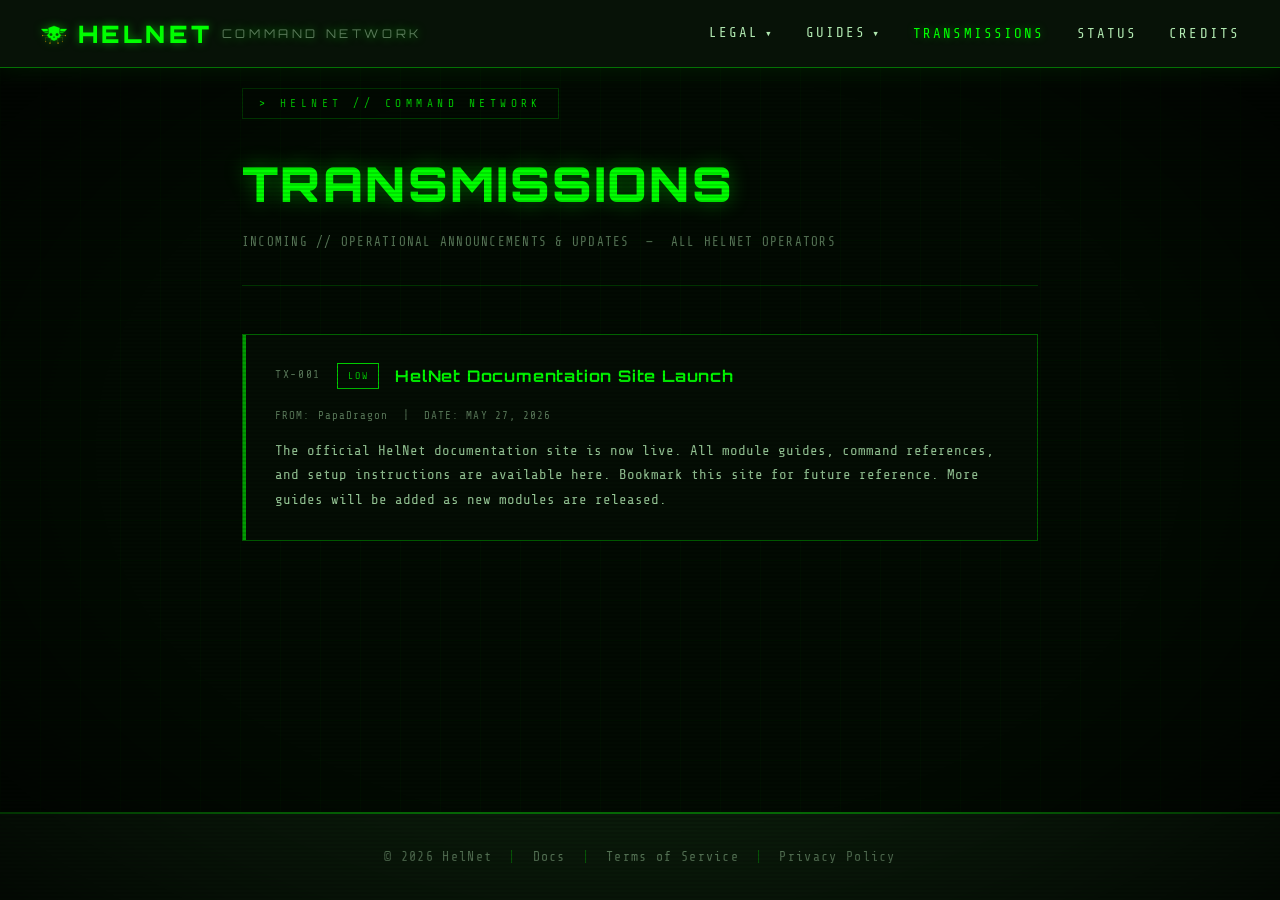
<file: transmissions.html>
﻿<!DOCTYPE html>
<html lang="en">
<head>
<meta charset="UTF-8">
<meta name="viewport" content="width=device-width, initial-scale=1.0">
<link rel="icon" type="image/png" href="Assets/HelNet_Logo.png">
<title>Transmissions — HelNet</title>
<link href="https://fonts.googleapis.com/css2?family=Share+Tech+Mono&family=Orbitron:wght@400;700;900&display=swap" rel="stylesheet">
<link rel="stylesheet" href="Assets/shared.css?v=2">
<style>
  .page-wrap {
    max-width: 860px;
    margin: 0 auto;
    padding: 88px 2rem 5rem;
    position: relative;
    z-index: 1;
  }

  .page-tag {
    font-size: 0.7rem;
    letter-spacing: 0.4em;
    color: var(--green-dim);
    text-transform: uppercase;
    border: 1px solid var(--border);
    display: inline-block;
    padding: 0.3rem 1rem;
    margin-bottom: 1.5rem;
  }
  .page-tag::before { content: '> '; color: var(--green); }

  h1 {
    font-family: var(--display);
    font-size: clamp(1.8rem, 5vw, 3rem);
    font-weight: 900;
    color: var(--green);
    text-shadow: 0 0 20px var(--green-glow);
    letter-spacing: 0.05em;
    margin-bottom: 0.5rem;
  }

  .page-subtitle {
    font-size: 0.78rem;
    color: var(--text-dim);
    letter-spacing: 0.1em;
    margin-bottom: 3rem;
    padding-bottom: 2rem;
    border-bottom: 1px solid var(--border);
  }

  /* ── TRANSMISSION CARD ── */
  .tx-list {
    display: flex;
    flex-direction: column;
    gap: 1px;
    background: var(--border);
    border: 1px solid var(--border);
    margin-bottom: 3rem;
  }

  .tx-card {
    background: var(--bg2);
    padding: 1.75rem 2rem;
    position: relative;
    overflow: hidden;
    transition: background 0.2s;
  }
  .tx-card:hover { background: var(--bg3); }

  .tx-card::before {
    content: '';
    position: absolute;
    top: 0; left: 0;
    width: 3px; height: 100%;
    background: var(--green);
    opacity: 0.6;
  }
  .tx-card[data-priority="HIGH"]::before { background: var(--red); opacity: 1; }
  .tx-card[data-priority="MEDIUM"]::before { background: var(--amber); opacity: 1; }
  .tx-card[data-priority="LOW"]::before { background: var(--green); }

  .tx-header {
    display: flex;
    align-items: flex-start;
    gap: 1rem;
    margin-bottom: 1rem;
    flex-wrap: wrap;
  }

  .tx-id {
    font-size: 0.7rem;
    letter-spacing: 0.15em;
    color: var(--text-dim);
    white-space: nowrap;
    padding-top: 0.1rem;
  }

  .tx-priority {
    font-size: 0.62rem;
    letter-spacing: 0.2em;
    padding: 0.2rem 0.6rem;
    border: 1px solid currentColor;
    white-space: nowrap;
  }
  .tx-priority.HIGH { color: var(--red); }
  .tx-priority.MEDIUM { color: var(--amber); }
  .tx-priority.LOW { color: var(--green-dim); }

  .tx-subject {
    font-family: var(--display);
    font-size: 1rem;
    font-weight: 700;
    color: var(--green);
    letter-spacing: 0.05em;
    flex: 1;
    min-width: 200px;
  }

  .tx-meta {
    font-size: 0.68rem;
    color: var(--text-dim);
    letter-spacing: 0.1em;
    margin-bottom: 0.85rem;
  }

  .tx-body {
    color: var(--text);
    font-size: 0.875rem;
    line-height: 1.75;
    opacity: 0.85;
  }

  /* ── EMPTY STATE ── */
  .tx-empty {
    padding: 4rem 2rem;
    text-align: center;
    color: var(--text-dim);
    font-size: 0.8rem;
    letter-spacing: 0.2em;
    background: var(--bg2);
  }

  /* ── ERROR STATE ── */
  .tx-error {
    border: 1px solid rgba(255,68,68,0.3);
    background: rgba(255,68,68,0.04);
    padding: 1.5rem 2rem;
    color: var(--red-dim);
    font-size: 0.8rem;
    letter-spacing: 0.1em;
  }
  .tx-error::before { content: '[ERROR] '; color: var(--red); }
</style>
</head>
<body>
<div class="grid-bg"></div>

<nav>
  <a href="./" class="nav-logo">
    <img src="Assets/HelNet_Logo.png" alt="HelNet Logo" style="height:28px;width:auto;display:block;">
    HELNET <span>COMMAND NETWORK</span>
  </a>
  <ul class="nav-links">
    <li class="nav-dropdown">
      <button class="nav-dropbtn">Legal</button>
      <ul class="nav-dropdown-menu">
        <li><a href="terms">Terms of Service</a></li>
        <li><a href="privacy">Privacy Policy</a></li>
      </ul>
    </li>
    <li class="nav-dropdown">
      <button class="nav-dropbtn">Guides</button>
      <ul class="nav-dropdown-menu">
        <li><a href="guides/getting-started">Getting Started</a></li>
        <li class="nav-dropdown-sep"></li>
        <li><a href="guides/announcement-module">Announcement Module</a></li>
        <li><a href="guides/challenges-module">Challenges Module</a></li>
        <li><a href="guides/deimos-module">Deimos Module</a></li>
        <li><a href="guides/division-module">Division Module</a></li>
        <li><a href="guides/infopost-module">Infopost Module</a></li>
        <li><a href="guides/time-module">Time Module</a></li>
      </ul>
    </li>
    <li><a href="transmissions" class="active">Transmissions</a></li>
    <li><a href="status">Status</a></li>
    <li><a href="credits">Credits</a></li>
  </ul>
  <button class="nav-hamburger" id="nav-hamburger" aria-label="Toggle menu"><span></span><span></span><span></span></button>
</nav>
<div class="nav-mobile" id="nav-mobile">
  <div class="nav-mobile-section">
    <div class="nav-mobile-label">Navigation</div>
    <a href="./">Home</a>
    <a href="transmissions">Transmissions</a>
    <a href="status">Status</a>
    <a href="credits">Credits</a>
  </div>
  <div class="nav-mobile-section">
    <div class="nav-mobile-label">Legal</div>
    <a href="terms">Terms of Service</a>
    <a href="privacy">Privacy Policy</a>
  </div>
  <div class="nav-mobile-section">
    <div class="nav-mobile-label">Guides</div>
    <a href="guides/getting-started">Getting Started</a>
    <a href="guides/announcement-module">Announcement Module</a>
    <a href="guides/challenges-module">Challenges Module</a>
    <a href="guides/deimos-module">Deimos Module</a>
    <a href="guides/division-module">Division Module</a>
    <a href="guides/infopost-module">Infopost Module</a>
    <a href="guides/time-module">Time Module</a>
  </div>
</div>

<main class="page-wrap">
  <div class="page-tag">HELNET // COMMAND NETWORK</div>
  <h1>TRANSMISSIONS</h1>
  <p class="page-subtitle">INCOMING // OPERATIONAL ANNOUNCEMENTS &amp; UPDATES &nbsp;—&nbsp; ALL HELNET OPERATORS</p>

  <div id="tx-list" class="tx-list">
    <div class="tx-empty">LOADING TRANSMISSION LOG...</div>
  </div>
</main>

<footer class="compact">
  <div class="footer-bottom">
    <span>© 2026 HelNet</span>
    <span class="footer-divider">|</span>
    <a href="guides/getting-started">Docs</a>
    <span class="footer-divider">|</span>
    <a href="terms">Terms of Service</a>
    <span class="footer-divider">|</span>
    <a href="privacy">Privacy Policy</a>
  </div>
</footer>

<script src="Assets/nav.js?v=2"></script>
<script>
(async () => {
  const container = document.getElementById('tx-list');

  let transmissions;
  try {
    const res = await fetch('data/transmissions.json?v=' + Date.now());
    if (!res.ok) throw new Error('HTTP ' + res.status);
    transmissions = await res.json();
  } catch (e) {
    container.innerHTML = `<div class="tx-error">Failed to load transmission log. ${e.message}</div>`;
    return;
  }

  if (!transmissions.length) {
    container.innerHTML = '<div class="tx-empty">[ NO TRANSMISSIONS ON RECORD ]</div>';
    return;
  }

  container.innerHTML = transmissions.map(tx => {
    const priority = (tx.priority || 'LOW').toUpperCase();
    const dateStr = tx.date
      ? new Date(tx.date + 'T00:00:00').toLocaleDateString('en-US', { year: 'numeric', month: 'short', day: '2-digit' }).toUpperCase()
      : '—';
    return `
      <article class="tx-card" data-priority="${priority}">
        <div class="tx-header">
          <span class="tx-id">${escHtml(tx.id || '')}</span>
          <span class="tx-priority ${priority}">${priority}</span>
          <span class="tx-subject">${escHtml(tx.subject || 'UNTITLED')}</span>
        </div>
        <div class="tx-meta">FROM: ${escHtml(tx.author || 'HELNET-OPS')} &nbsp;|&nbsp; DATE: ${dateStr}</div>
        <p class="tx-body">${escHtml(tx.body || '')}</p>
      </article>`;
  }).join('');
})();

function escHtml(s) {
  return String(s).replace(/&/g,'&amp;').replace(/</g,'&lt;').replace(/>/g,'&gt;').replace(/"/g,'&quot;');
}
</script>
</body>
</html>
</file>
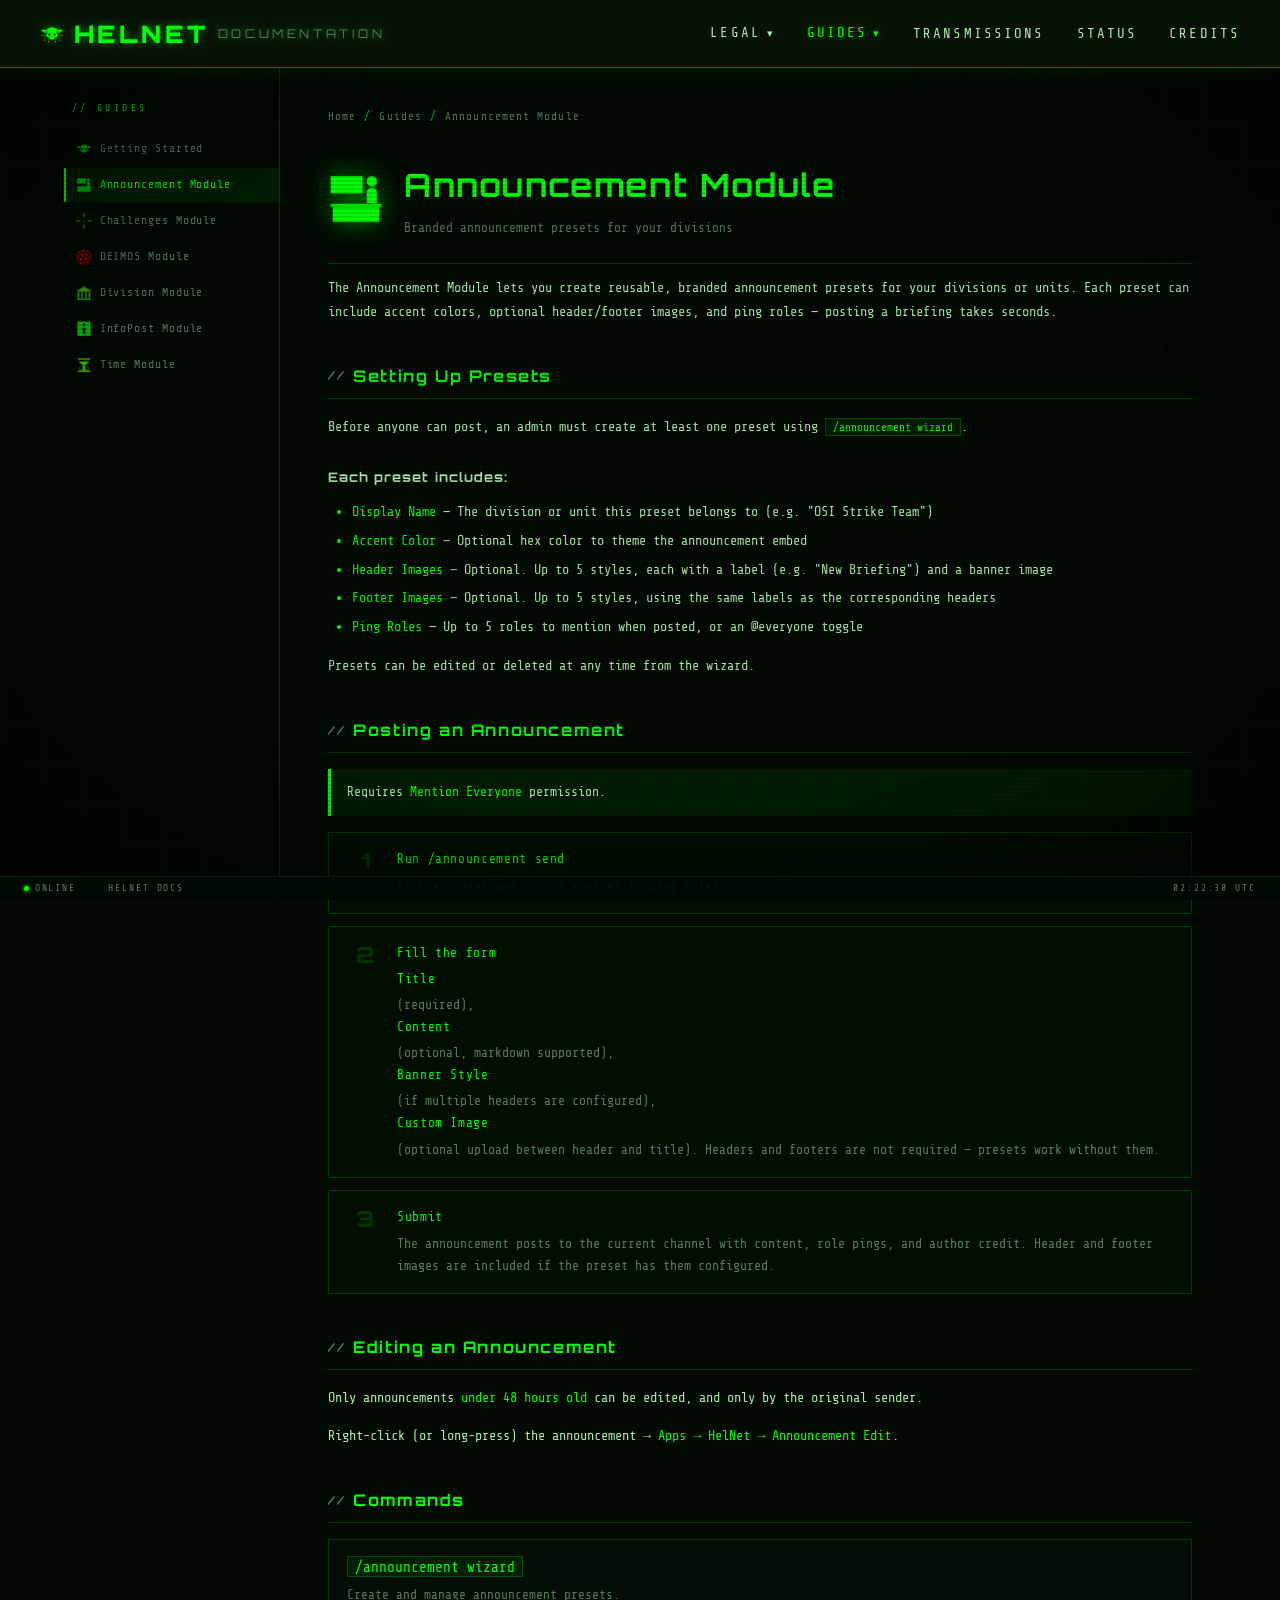
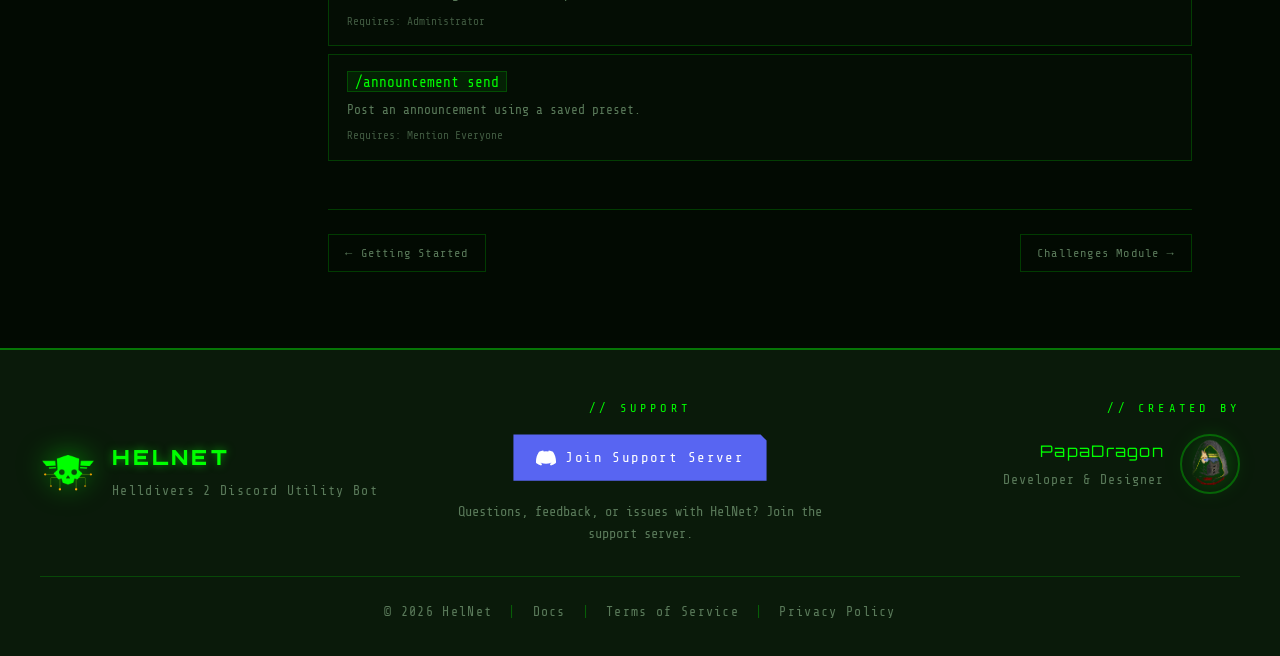
<file: guides/announcement-module.html>
﻿<!DOCTYPE html>
<html lang="en">
<head>
<meta charset="UTF-8">
<meta name="viewport" content="width=device-width, initial-scale=1.0">
<link rel="icon" type="image/png" href="../Assets/HelNet_Logo.png">
<title>Announcement Module — HelNet Docs</title>
<link href="https://fonts.googleapis.com/css2?family=Share+Tech+Mono&family=Orbitron:wght@400;700;900&display=swap" rel="stylesheet">
<link rel="stylesheet" href="../Assets/shared.css?v=2">
<style>
  /* LAYOUT */
  .page-wrap {
    display: flex; min-height: 100vh; padding-top: 68px; padding-bottom: 36px;
    position: relative; z-index: 1;
    max-width: 1200px; margin: 0 auto;
  }

  /* SIDEBAR */
  .sidebar {
    width: 240px; flex-shrink: 0;
    position: sticky; top: 68px; height: calc(100vh - 68px);
    overflow-y: auto; padding: 2rem 0 2rem 1.5rem;
    border-right: 1px solid var(--border);
  }
  .sidebar-label {
    font-size: 0.6rem; letter-spacing: 0.35em; color: var(--green);
    text-transform: uppercase; margin-bottom: 1rem; padding-left: 0.5rem;
  }
  .sidebar-nav { list-style: none; }
  .sidebar-nav li { margin-bottom: 2px; }
  .sidebar-nav a {
    display: flex; align-items: center; gap: 0.5rem;
    padding: 0.45rem 0.6rem;
    color: var(--text-dim); text-decoration: none;
    font-size: 0.72rem; letter-spacing: 0.08em;
    border-left: 2px solid transparent;
    transition: all 0.15s;
  }
  .sidebar-nav a img { width: 16px; height: 16px; object-fit: contain; opacity: 0.7; flex-shrink:0; }
  .sidebar-nav a:hover { color: var(--text); border-left-color: var(--green-dim); background: var(--green-faint); }
  .sidebar-nav a.active { color: var(--green); border-left-color: var(--green); background: var(--green-faint); }

  /* CONTENT */
  .content {
    flex: 1; padding: 2.5rem 3rem; min-width: 0;
  }

  /* BREADCRUMB */
  .breadcrumb {
    font-size: 0.68rem; color: var(--text-dim); letter-spacing: 0.1em;
    margin-bottom: 2rem; display: flex; align-items: center; gap: 0.5rem;
  }
  .breadcrumb a { color: var(--text-dim); text-decoration: none; }
  .breadcrumb a:hover { color: var(--green); }
  .breadcrumb span { color: var(--green-dim); }

  /* PAGE HEADER */
  .page-header {
    display: flex; align-items: center; gap: 1.25rem;
    margin-bottom: 0.75rem; padding-bottom: 1.5rem;
    border-bottom: 1px solid var(--border);
  }
  .page-header img {
    width: 56px; height: 56px; object-fit: contain;
    filter: drop-shadow(0 0 12px rgba(0,255,0,0.5));
    flex-shrink: 0;
  }
  .page-header-text h1 {
    font-family: var(--display); font-size: clamp(1.3rem, 3vw, 2rem);
    font-weight: 700; color: var(--green); letter-spacing: 0.05em;
  }
  .page-header-text p {
    color: var(--text-dim); font-size: 0.8rem; margin-top: 0.3rem;
  }

  /* CONTENT STYLES */
  .doc h2 {
    font-family: var(--display); font-size: 1rem; font-weight: 700;
    color: var(--green); letter-spacing: 0.1em; margin: 2.5rem 0 1rem;
    padding-bottom: 0.5rem; border-bottom: 1px solid var(--border);
    display: flex; align-items: center; gap: 0.5rem;
  }
  .doc h2::before { content: '//'; color: var(--text-dim); font-size: 0.8rem; }
  .doc h3 {
    font-family: var(--display); font-size: 0.82rem; font-weight: 700;
    color: var(--text); letter-spacing: 0.08em; margin: 1.75rem 0 0.75rem;
  }
  .doc p { color: var(--text); margin-bottom: 0.9rem; font-size: 0.85rem; }
  .doc ul, .doc ol {
    padding-left: 1.5rem; margin-bottom: 1rem; color: var(--text); font-size: 0.85rem;
  }
  .doc li { margin-bottom: 0.35rem; }
  .doc li::marker { color: var(--green); }
  .doc ul ul { margin-top: 0.35rem; }
  .doc code {
    background: var(--green-faint); border: 1px solid var(--border);
    padding: 0.1rem 0.45rem; font-family: var(--mono); font-size: 0.82em;
    color: var(--green);
  }
  .doc pre {
    background: #010601; border: 1px solid var(--border);
    padding: 1.25rem; margin: 1rem 0; overflow-x: auto;
    font-size: 0.8rem; color: var(--text);
  }
  .doc hr {
    border: none; border-top: 1px solid var(--border); margin: 2rem 0;
  }
  .doc strong { color: var(--green); font-weight: normal; }
  .doc .note {
    border-left: 3px solid var(--green); padding: 0.75rem 1rem;
    background: var(--green-faint); margin: 1rem 0; font-size: 0.82rem;
  }
  .doc .warn {
    border-left: 3px solid var(--red); padding: 0.75rem 1rem;
    background: rgba(255,0,0,0.05); margin: 1rem 0; font-size: 0.82rem; color: var(--red-soft);
  }

  /* STEP BOXES */
  .steps { display: flex; flex-direction: column; gap: 0.75rem; margin: 1rem 0; }
  .step-box {
    display: flex; gap: 1rem; align-items: flex-start;
    border: 1px solid var(--border); padding: 1rem 1.25rem;
    background: rgba(0,255,0,0.02);
  }
  .step-num {
    font-family: var(--display); font-size: 1.4rem; font-weight: 900;
    color: rgba(0,255,0,0.15); line-height: 1; flex-shrink: 0; width: 2rem; text-align: center;
  }
  .step-body { flex: 1; }
  .step-body strong { display: block; color: var(--green); font-size: 0.8rem; margin-bottom: 0.25rem; letter-spacing: 0.05em; }
  .step-body p { margin: 0; font-size: 0.82rem; color: var(--text-dim); }

  /* FLOW */
  .flow {
    display: flex; flex-wrap: wrap; align-items: center; gap: 0.4rem; margin: 1.25rem 0;
  }
  .flow-step {
    border: 1px solid var(--border); padding: 0.45rem 0.8rem;
    font-size: 0.75rem; color: var(--text); background: rgba(0,255,0,0.03);
  }
  .flow-step.highlight { border-color: var(--green); color: var(--green); }
  .flow-arrow { color: var(--green-dim); font-size: 0.8rem; }

  /* COMMAND CARDS */
  .cmd-list { display: flex; flex-direction: column; gap: 0.5rem; margin: 1rem 0; }
  .cmd-card {
    border: 1px solid var(--border); padding: 0.9rem 1.1rem;
    background: var(--bg2);
  }
  .cmd-card code { font-size: 0.9rem; }
  .cmd-card p { margin: 0.35rem 0 0; font-size: 0.8rem; color: var(--text-dim); }
  .cmd-card .perm { font-size: 0.7rem; color: var(--text-dim); margin-top: 0.3rem; opacity: 0.7; }

  /* RULES GRID */
  .rules-grid {
    display: grid; grid-template-columns: repeat(auto-fill, minmax(220px,1fr));
    gap: 0.6rem; margin: 1rem 0;
  }
  .rule-item {
    font-size: 0.78rem; color: var(--text-dim);
    display: flex; gap: 0.5rem; align-items: flex-start;
    padding: 0.5rem 0.75rem; border: 1px solid rgba(0,255,0,0.08);
  }
  .rule-item::before { content: '//'; color: var(--green-dim); flex-shrink: 0; }

  /* PAGE NAV */
  .page-nav {
    display: flex; justify-content: space-between; align-items: center;
    margin-top: 3rem; padding-top: 1.5rem; border-top: 1px solid var(--border);
  }
  .page-nav-btn {
    color: var(--text-dim); text-decoration: none; font-size: 0.75rem;
    letter-spacing: 0.1em; padding: 0.5rem 1rem;
    border: 1px solid var(--border); transition: all 0.2s;
  }
  .page-nav-btn:hover { color: var(--green); border-color: var(--green); background: var(--green-faint); }

  /* RESPONSIVE */
  @media (max-width: 768px) {
    .sidebar { display: none; }
    .content { padding: 1.5rem; }
    .page-header img { width: 40px; height: 40px; }
  }
</style>
</head>
<body>
<div class="grid-bg"></div>
<div class="status-bar">
  <span><span class="status-dot"></span>ONLINE</span>
  <span>HELNET DOCS</span>
  <span style="flex:1"></span>
  <span id="utc-clock"></span>
</div>

<nav>
  <a href="../" class="nav-logo">
    <img src="../Assets/HelNet_Logo.png" alt="HelNet">
    HELNET <span>DOCUMENTATION</span>
  </a>
  <ul class="nav-links">
    <li class="nav-dropdown">
      <button class="nav-dropbtn">Legal</button>
      <ul class="nav-dropdown-menu">
        <li><a href="../terms">Terms of Service</a></li>
        <li><a href="../privacy">Privacy Policy</a></li>
      </ul>
    </li>
    <li class="nav-dropdown">
      <button class="nav-dropbtn">Guides</button>
      <ul class="nav-dropdown-menu">
        <li><a href="getting-started">Getting Started</a></li>
        <li class="nav-dropdown-sep"></li>
        <li><a href="announcement-module">Announcement Module</a></li>
        <li><a href="challenges-module">Challenges Module</a></li>
        <li><a href="deimos-module">Deimos Module</a></li>
        <li><a href="division-module">Division Module</a></li>
        <li><a href="infopost-module">Infopost Module</a></li>
        <li><a href="time-module">Time Module</a></li>
      </ul>
    </li>
    <li><a href="../transmissions">Transmissions</a></li>
    <li><a href="../status">Status</a></li>
    <li><a href="../credits">Credits</a></li>
  </ul>
  <button class="nav-hamburger" id="nav-hamburger" aria-label="Toggle menu"><span></span><span></span><span></span></button>
</nav>
<div class="nav-mobile" id="nav-mobile">
  <div class="nav-mobile-section">
    <div class="nav-mobile-label">Navigation</div>
    <a href="../">Home</a>
    <a href="../transmissions">Transmissions</a>
    <a href="../status">Status</a>
    <a href="../credits">Credits</a>
  </div>
  <div class="nav-mobile-section">
    <div class="nav-mobile-label">Legal</div>
    <a href="../terms">Terms of Service</a>
    <a href="../privacy">Privacy Policy</a>
  </div>
  <div class="nav-mobile-section">
    <div class="nav-mobile-label">Guides</div>
    <a href="getting-started">Getting Started</a>
    <a href="announcement-module">Announcement Module</a>
    <a href="challenges-module">Challenges Module</a>
    <a href="deimos-module">Deimos Module</a>
    <a href="division-module">Division Module</a>
    <a href="infopost-module">Infopost Module</a>
    <a href="time-module">Time Module</a>
  </div>
</div>

<div class="page-wrap">
  <aside class="sidebar">
    <div class="sidebar-label">// Guides</div>
    <ul class="sidebar-nav">
      <li><a href="getting-started" >
        <img src="../Assets/HelNet_Logo.png" alt=""> Getting Started
      </a></li>
      <li><a href="announcement-module" class='active'>
        <img src="../Assets/Announcement_Icon_1.png" alt=""> Announcement Module
      </a></li>
      <li><a href="challenges-module" >
        <img src="../Assets/Challenges_Icon.png" alt=""> Challenges Module
      </a></li>
      <li><a href="deimos-module" >
        <img src="../Assets/Deimos_Icon.png" alt=""> DEIMOS Module
      </a></li>
      <li><a href="division-module" >
        <img src="../Assets/Division_Icon.png" alt=""> Division Module
      </a></li>
      <li><a href="infopost-module" >
        <img src="../Assets/Info_Icon.png" alt=""> InfoPost Module
      </a></li>
      <li><a href="time-module" >
        <img src="../Assets/Time_Icon.png" alt=""> Time Module
      </a></li>
    </ul>
  </aside>

  <main class="content">
    <div class="breadcrumb">
      <a href="../">Home</a>
      <span>/</span>
      <a href="getting-started">Guides</a>
      <span>/</span>
      Announcement Module
    </div>

    <div class="page-header">
      <img src="../Assets/Announcement_Icon_1.png" alt="Announcement Module">
      <div class="page-header-text">
        <h1>Announcement Module</h1>
        <p>Branded announcement presets for your divisions</p>
      </div>
    </div>

    <div class="doc">
      
<p>The Announcement Module lets you create reusable, branded announcement presets for your divisions or units. Each preset can include accent colors, optional header/footer images, and ping roles — posting a briefing takes seconds.</p>

<h2>Setting Up Presets</h2>
<p>Before anyone can post, an admin must create at least one preset using <code>/announcement wizard</code>.</p>

<h3>Each preset includes:</h3>
<ul>
  <li><strong>Display Name</strong> — The division or unit this preset belongs to (e.g. "OSI Strike Team")</li>
  <li><strong>Accent Color</strong> — Optional hex color to theme the announcement embed</li>
  <li><strong>Header Images</strong> — Optional. Up to 5 styles, each with a label (e.g. "New Briefing") and a banner image</li>
  <li><strong>Footer Images</strong> — Optional. Up to 5 styles, using the same labels as the corresponding headers</li>
  <li><strong>Ping Roles</strong> — Up to 5 roles to mention when posted, or an @everyone toggle</li>
</ul>
<p>Presets can be edited or deleted at any time from the wizard.</p>

<h2>Posting an Announcement</h2>
<div class="note">Requires <strong>Mention Everyone</strong> permission.</div>

<div class="steps">
  <div class="step-box">
    <div class="step-num">1</div>
    <div class="step-body">
      <strong>Run /announcement send</strong>
      <p>Pick a preset and choose whether to ping roles.</p>
    </div>
  </div>
  <div class="step-box">
    <div class="step-num">2</div>
    <div class="step-body">
      <strong>Fill the form</strong>
      <p><strong>Title</strong> (required), <strong>Content</strong> (optional, markdown supported), <strong>Banner Style</strong> (if multiple headers are configured), <strong>Custom Image</strong> (optional upload between header and title). Headers and footers are not required — presets work without them.</p>
    </div>
  </div>
  <div class="step-box">
    <div class="step-num">3</div>
    <div class="step-body">
      <strong>Submit</strong>
      <p>The announcement posts to the current channel with content, role pings, and author credit. Header and footer images are included if the preset has them configured.</p>
    </div>
  </div>
</div>

<h2>Editing an Announcement</h2>
<p>Only announcements <strong>under 48 hours old</strong> can be edited, and only by the original sender.</p>
<p>Right-click (or long-press) the announcement → <strong>Apps → HelNet → Announcement Edit</strong>.</p>

<h2>Commands</h2>
<div class="cmd-list">
  <div class="cmd-card">
    <code>/announcement wizard</code>
    <p>Create and manage announcement presets.</p>
    <div class="perm">Requires: Administrator</div>
  </div>
  <div class="cmd-card">
    <code>/announcement send</code>
    <p>Post an announcement using a saved preset.</p>
    <div class="perm">Requires: Mention Everyone</div>
  </div>
</div>

    </div>

    <div class="page-nav">
      <a href="getting-started" class="page-nav-btn">← Getting Started</a>
      <a href="challenges-module" class="page-nav-btn">Challenges Module →</a>
    </div>
  </main>
</div>

<script src="../Assets/nav.js?v=2"></script>
<footer>
  <div class="footer-inner">
    <div class="footer-brand">
      <img src="../Assets/HelNet_Logo.png" alt="HelNet" class="footer-logo-img">
      <div>
        <div class="footer-logo-text">HELNET</div>
        <div class="footer-tagline">Helldivers 2 Discord Utility Bot</div>
      </div>
    </div>

    <div class="footer-support">
      <div class="footer-section-label">// SUPPORT</div>
      <a href="https://discord.gg/FbEyP9WFdA" class="support-btn" target="_blank">
        <svg width="20" height="20" viewBox="0 0 24 24" fill="currentColor"><path d="M20.317 4.37a19.791 19.791 0 0 0-4.885-1.515.074.074 0 0 0-.079.037c-.21.375-.444.864-.608 1.25a18.27 18.27 0 0 0-5.487 0 12.64 12.64 0 0 0-.617-1.25.077.077 0 0 0-.079-.037A19.736 19.736 0 0 0 3.677 4.37a.07.07 0 0 0-.032.027C.533 9.046-.32 13.58.099 18.057a.082.082 0 0 0 .031.057 19.9 19.9 0 0 0 5.993 3.03.078.078 0 0 0 .084-.028 14.09 14.09 0 0 0 1.226-1.994.076.076 0 0 0-.041-.106 13.107 13.107 0 0 1-1.872-.892.077.077 0 0 1-.008-.128 10.2 10.2 0 0 0 .372-.292.074.074 0 0 1 .077-.01c3.928 1.793 8.18 1.793 12.062 0a.074.074 0 0 1 .078.01c.12.098.246.198.373.292a.077.077 0 0 1-.006.127 12.299 12.299 0 0 1-1.873.892.077.077 0 0 0-.041.107c.36.698.772 1.362 1.225 1.993a.076.076 0 0 0 .084.028 19.839 19.839 0 0 0 6.002-3.03.077.077 0 0 0 .032-.054c.5-5.177-.838-9.674-3.549-13.66a.061.061 0 0 0-.031-.03z"/></svg>
        Join Support Server
      </a>
      <p class="support-desc">Questions, feedback, or issues with HelNet? Join the support server.</p>
    </div>

    <div class="footer-credit">
      <div class="footer-section-label">// CREATED BY</div>
      <div class="credit-card">
        <div>
          <div class="credit-name">PapaDragon</div>
          <div class="credit-role">Developer &amp; Designer</div>
        </div>
        <img src="../Assets/PapaDragon-creditPFP.png" alt="PapaDragon" class="credit-pfp">
      </div>
    </div>
  </div>
  <div class="footer-bottom">
    <span>© 2026 HelNet</span>
    <span class="footer-divider">|</span>
    <a href="getting-started">Docs</a>
    <span class="footer-divider">|</span>
    <a href="../terms">Terms of Service</a>
    <span class="footer-divider">|</span>
    <a href="../privacy">Privacy Policy</a>
  </div>
</footer>
</body>
</html>
</file>
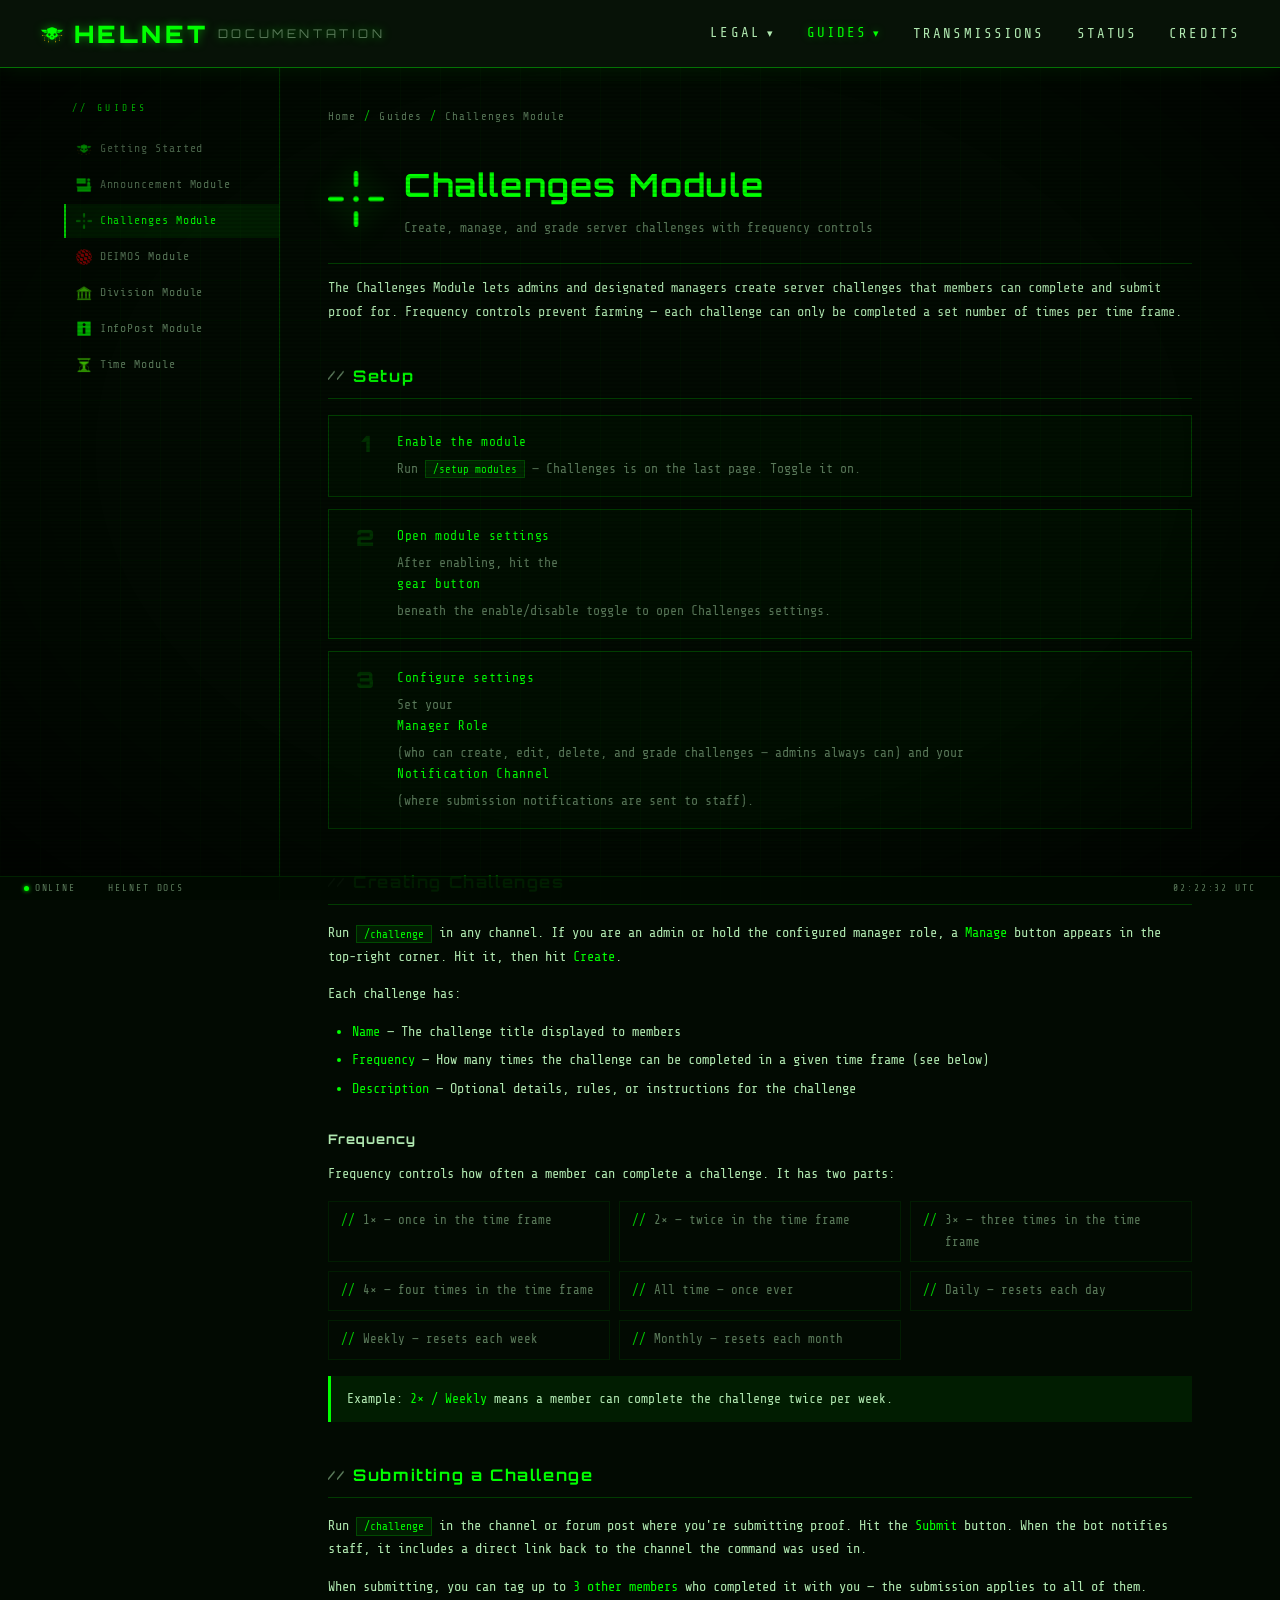
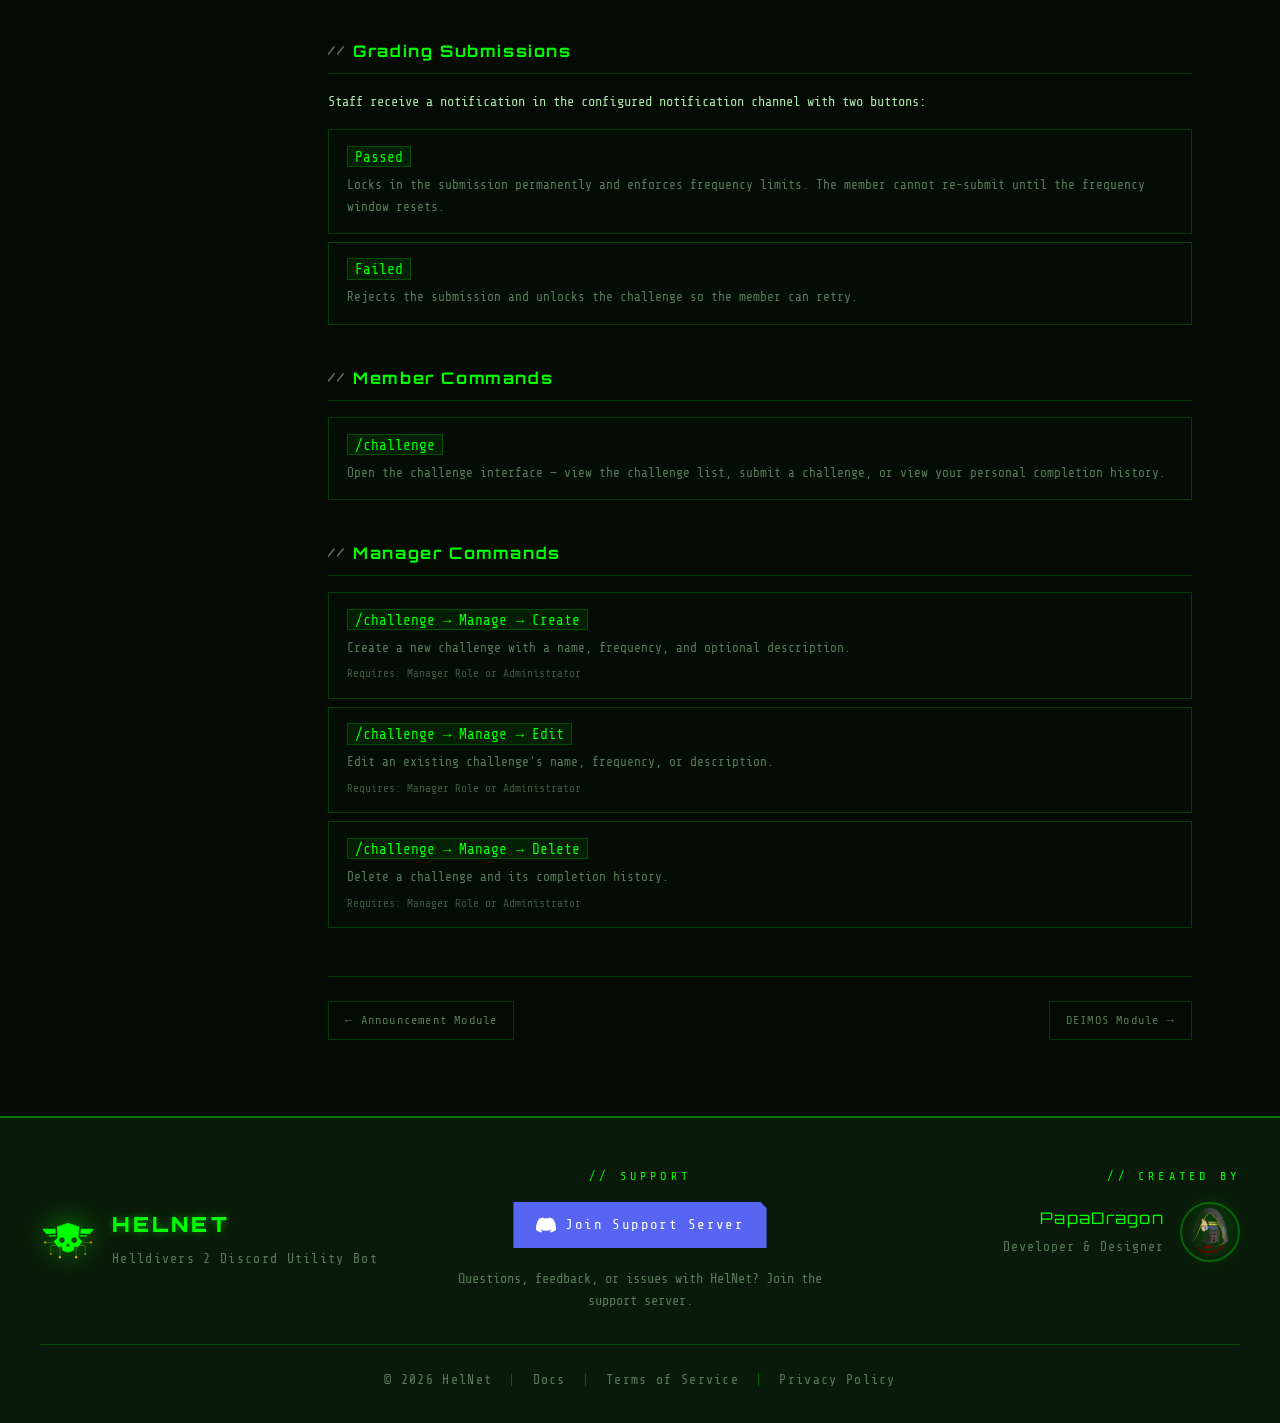
<file: guides/challenges-module.html>
﻿<!DOCTYPE html>
<html lang="en">
<head>
<meta charset="UTF-8">
<meta name="viewport" content="width=device-width, initial-scale=1.0">
<link rel="icon" type="image/png" href="../Assets/HelNet_Logo.png">
<title>Challenges Module — HelNet Docs</title>
<link href="https://fonts.googleapis.com/css2?family=Share+Tech+Mono&family=Orbitron:wght@400;700;900&display=swap" rel="stylesheet">
<link rel="stylesheet" href="../Assets/shared.css?v=2">
<style>
  /* LAYOUT */
  .page-wrap {
    display: flex; min-height: 100vh; padding-top: 68px; padding-bottom: 36px;
    position: relative; z-index: 1;
    max-width: 1200px; margin: 0 auto;
  }

  /* SIDEBAR */
  .sidebar {
    width: 240px; flex-shrink: 0;
    position: sticky; top: 68px; height: calc(100vh - 68px);
    overflow-y: auto; padding: 2rem 0 2rem 1.5rem;
    border-right: 1px solid var(--border);
  }
  .sidebar-label {
    font-size: 0.6rem; letter-spacing: 0.35em; color: var(--green);
    text-transform: uppercase; margin-bottom: 1rem; padding-left: 0.5rem;
  }
  .sidebar-nav { list-style: none; }
  .sidebar-nav li { margin-bottom: 2px; }
  .sidebar-nav a {
    display: flex; align-items: center; gap: 0.5rem;
    padding: 0.45rem 0.6rem;
    color: var(--text-dim); text-decoration: none;
    font-size: 0.72rem; letter-spacing: 0.08em;
    border-left: 2px solid transparent;
    transition: all 0.15s;
  }
  .sidebar-nav a img { width: 16px; height: 16px; object-fit: contain; opacity: 0.7; flex-shrink:0; }
  .sidebar-nav a:hover { color: var(--text); border-left-color: var(--green-dim); background: var(--green-faint); }
  .sidebar-nav a.active { color: var(--green); border-left-color: var(--green); background: var(--green-faint); }

  /* CONTENT */
  .content {
    flex: 1; padding: 2.5rem 3rem; min-width: 0;
  }

  /* BREADCRUMB */
  .breadcrumb {
    font-size: 0.68rem; color: var(--text-dim); letter-spacing: 0.1em;
    margin-bottom: 2rem; display: flex; align-items: center; gap: 0.5rem;
  }
  .breadcrumb a { color: var(--text-dim); text-decoration: none; }
  .breadcrumb a:hover { color: var(--green); }
  .breadcrumb span { color: var(--green-dim); }

  /* PAGE HEADER */
  .page-header {
    display: flex; align-items: center; gap: 1.25rem;
    margin-bottom: 0.75rem; padding-bottom: 1.5rem;
    border-bottom: 1px solid var(--border);
  }
  .page-header img {
    width: 56px; height: 56px; object-fit: contain;
    filter: drop-shadow(0 0 12px rgba(0,255,0,0.5));
    flex-shrink: 0;
  }
  .page-header-text h1 {
    font-family: var(--display); font-size: clamp(1.3rem, 3vw, 2rem);
    font-weight: 700; color: var(--green); letter-spacing: 0.05em;
  }
  .page-header-text p {
    color: var(--text-dim); font-size: 0.8rem; margin-top: 0.3rem;
  }

  /* CONTENT STYLES */
  .doc h2 {
    font-family: var(--display); font-size: 1rem; font-weight: 700;
    color: var(--green); letter-spacing: 0.1em; margin: 2.5rem 0 1rem;
    padding-bottom: 0.5rem; border-bottom: 1px solid var(--border);
    display: flex; align-items: center; gap: 0.5rem;
  }
  .doc h2::before { content: '//'; color: var(--text-dim); font-size: 0.8rem; }
  .doc h3 {
    font-family: var(--display); font-size: 0.82rem; font-weight: 700;
    color: var(--text); letter-spacing: 0.08em; margin: 1.75rem 0 0.75rem;
  }
  .doc p { color: var(--text); margin-bottom: 0.9rem; font-size: 0.85rem; }
  .doc ul, .doc ol {
    padding-left: 1.5rem; margin-bottom: 1rem; color: var(--text); font-size: 0.85rem;
  }
  .doc li { margin-bottom: 0.35rem; }
  .doc li::marker { color: var(--green); }
  .doc ul ul { margin-top: 0.35rem; }
  .doc code {
    background: var(--green-faint); border: 1px solid var(--border);
    padding: 0.1rem 0.45rem; font-family: var(--mono); font-size: 0.82em;
    color: var(--green);
  }
  .doc pre {
    background: #010601; border: 1px solid var(--border);
    padding: 1.25rem; margin: 1rem 0; overflow-x: auto;
    font-size: 0.8rem; color: var(--text);
  }
  .doc hr {
    border: none; border-top: 1px solid var(--border); margin: 2rem 0;
  }
  .doc strong { color: var(--green); font-weight: normal; }
  .doc .note {
    border-left: 3px solid var(--green); padding: 0.75rem 1rem;
    background: var(--green-faint); margin: 1rem 0; font-size: 0.82rem;
  }
  .doc .warn {
    border-left: 3px solid var(--red); padding: 0.75rem 1rem;
    background: rgba(255,0,0,0.05); margin: 1rem 0; font-size: 0.82rem; color: var(--red-soft);
  }

  /* STEP BOXES */
  .steps { display: flex; flex-direction: column; gap: 0.75rem; margin: 1rem 0; }
  .step-box {
    display: flex; gap: 1rem; align-items: flex-start;
    border: 1px solid var(--border); padding: 1rem 1.25rem;
    background: rgba(0,255,0,0.02);
  }
  .step-num {
    font-family: var(--display); font-size: 1.4rem; font-weight: 900;
    color: rgba(0,255,0,0.15); line-height: 1; flex-shrink: 0; width: 2rem; text-align: center;
  }
  .step-body { flex: 1; }
  .step-body strong { display: block; color: var(--green); font-size: 0.8rem; margin-bottom: 0.25rem; letter-spacing: 0.05em; }
  .step-body p { margin: 0; font-size: 0.82rem; color: var(--text-dim); }

  /* FLOW */
  .flow {
    display: flex; flex-wrap: wrap; align-items: center; gap: 0.4rem; margin: 1.25rem 0;
  }
  .flow-step {
    border: 1px solid var(--border); padding: 0.45rem 0.8rem;
    font-size: 0.75rem; color: var(--text); background: rgba(0,255,0,0.03);
  }
  .flow-step.highlight { border-color: var(--green); color: var(--green); }
  .flow-arrow { color: var(--green-dim); font-size: 0.8rem; }

  /* COMMAND CARDS */
  .cmd-list { display: flex; flex-direction: column; gap: 0.5rem; margin: 1rem 0; }
  .cmd-card {
    border: 1px solid var(--border); padding: 0.9rem 1.1rem;
    background: var(--bg2);
  }
  .cmd-card code { font-size: 0.9rem; }
  .cmd-card p { margin: 0.35rem 0 0; font-size: 0.8rem; color: var(--text-dim); }
  .cmd-card .perm { font-size: 0.7rem; color: var(--text-dim); margin-top: 0.3rem; opacity: 0.7; }

  /* RULES GRID */
  .rules-grid {
    display: grid; grid-template-columns: repeat(auto-fill, minmax(220px,1fr));
    gap: 0.6rem; margin: 1rem 0;
  }
  .rule-item {
    font-size: 0.78rem; color: var(--text-dim);
    display: flex; gap: 0.5rem; align-items: flex-start;
    padding: 0.5rem 0.75rem; border: 1px solid rgba(0,255,0,0.08);
  }
  .rule-item::before { content: '//'; color: var(--green-dim); flex-shrink: 0; }

  /* PAGE NAV */
  .page-nav {
    display: flex; justify-content: space-between; align-items: center;
    margin-top: 3rem; padding-top: 1.5rem; border-top: 1px solid var(--border);
  }
  .page-nav-btn {
    color: var(--text-dim); text-decoration: none; font-size: 0.75rem;
    letter-spacing: 0.1em; padding: 0.5rem 1rem;
    border: 1px solid var(--border); transition: all 0.2s;
  }
  .page-nav-btn:hover { color: var(--green); border-color: var(--green); background: var(--green-faint); }

  /* RESPONSIVE */
  @media (max-width: 768px) {
    .sidebar { display: none; }
    .content { padding: 1.5rem; }
    .page-header img { width: 40px; height: 40px; }
  }
</style>
</head>
<body>
<div class="grid-bg"></div>
<div class="status-bar">
  <span><span class="status-dot"></span>ONLINE</span>
  <span>HELNET DOCS</span>
  <span style="flex:1"></span>
  <span id="utc-clock"></span>
</div>

<nav>
  <a href="../" class="nav-logo">
    <img src="../Assets/HelNet_Logo.png" alt="HelNet">
    HELNET <span>DOCUMENTATION</span>
  </a>
  <ul class="nav-links">
    <li class="nav-dropdown">
      <button class="nav-dropbtn">Legal</button>
      <ul class="nav-dropdown-menu">
        <li><a href="../terms">Terms of Service</a></li>
        <li><a href="../privacy">Privacy Policy</a></li>
      </ul>
    </li>
    <li class="nav-dropdown">
      <button class="nav-dropbtn">Guides</button>
      <ul class="nav-dropdown-menu">
        <li><a href="getting-started">Getting Started</a></li>
        <li class="nav-dropdown-sep"></li>
        <li><a href="announcement-module">Announcement Module</a></li>
        <li><a href="challenges-module">Challenges Module</a></li>
        <li><a href="deimos-module">Deimos Module</a></li>
        <li><a href="division-module">Division Module</a></li>
        <li><a href="infopost-module">Infopost Module</a></li>
        <li><a href="time-module">Time Module</a></li>
      </ul>
    </li>
    <li><a href="../transmissions">Transmissions</a></li>
    <li><a href="../status">Status</a></li>
    <li><a href="../credits">Credits</a></li>
  </ul>
  <button class="nav-hamburger" id="nav-hamburger" aria-label="Toggle menu"><span></span><span></span><span></span></button>
</nav>
<div class="nav-mobile" id="nav-mobile">
  <div class="nav-mobile-section">
    <div class="nav-mobile-label">Navigation</div>
    <a href="../">Home</a>
    <a href="../transmissions">Transmissions</a>
    <a href="../status">Status</a>
    <a href="../credits">Credits</a>
  </div>
  <div class="nav-mobile-section">
    <div class="nav-mobile-label">Legal</div>
    <a href="../terms">Terms of Service</a>
    <a href="../privacy">Privacy Policy</a>
  </div>
  <div class="nav-mobile-section">
    <div class="nav-mobile-label">Guides</div>
    <a href="getting-started">Getting Started</a>
    <a href="announcement-module">Announcement Module</a>
    <a href="challenges-module">Challenges Module</a>
    <a href="deimos-module">Deimos Module</a>
    <a href="division-module">Division Module</a>
    <a href="infopost-module">Infopost Module</a>
    <a href="time-module">Time Module</a>
  </div>
</div>

<div class="page-wrap">
  <aside class="sidebar">
    <div class="sidebar-label">// Guides</div>
    <ul class="sidebar-nav">
      <li><a href="getting-started" >
        <img src="../Assets/HelNet_Logo.png" alt=""> Getting Started
      </a></li>
      <li><a href="announcement-module" >
        <img src="../Assets/Announcement_Icon_1.png" alt=""> Announcement Module
      </a></li>
      <li><a href="challenges-module" class='active'>
        <img src="../Assets/Challenges_Icon.png" alt=""> Challenges Module
      </a></li>
      <li><a href="deimos-module" >
        <img src="../Assets/Deimos_Icon.png" alt=""> DEIMOS Module
      </a></li>
      <li><a href="division-module" >
        <img src="../Assets/Division_Icon.png" alt=""> Division Module
      </a></li>
      <li><a href="infopost-module" >
        <img src="../Assets/Info_Icon.png" alt=""> InfoPost Module
      </a></li>
      <li><a href="time-module" >
        <img src="../Assets/Time_Icon.png" alt=""> Time Module
      </a></li>
    </ul>
  </aside>

  <main class="content">
    <div class="breadcrumb">
      <a href="../">Home</a>
      <span>/</span>
      <a href="getting-started">Guides</a>
      <span>/</span>
      Challenges Module
    </div>

    <div class="page-header">
      <img src="../Assets/Challenges_Icon.png" alt="InfoPost Module">
      <div class="page-header-text">
        <h1>Challenges Module</h1>
        <p>Create, manage, and grade server challenges with frequency controls</p>
      </div>
    </div>

    <div class="doc">

<p>The Challenges Module lets admins and designated managers create server challenges that members can complete and submit proof for. Frequency controls prevent farming — each challenge can only be completed a set number of times per time frame.</p>

<h2>Setup</h2>
<div class="steps">
  <div class="step-box">
    <div class="step-num">1</div>
    <div class="step-body">
      <strong>Enable the module</strong>
      <p>Run <code>/setup modules</code> — Challenges is on the last page. Toggle it on.</p>
    </div>
  </div>
  <div class="step-box">
    <div class="step-num">2</div>
    <div class="step-body">
      <strong>Open module settings</strong>
      <p>After enabling, hit the <strong>gear button</strong> beneath the enable/disable toggle to open Challenges settings.</p>
    </div>
  </div>
  <div class="step-box">
    <div class="step-num">3</div>
    <div class="step-body">
      <strong>Configure settings</strong>
      <p>Set your <strong>Manager Role</strong> (who can create, edit, delete, and grade challenges — admins always can) and your <strong>Notification Channel</strong> (where submission notifications are sent to staff).</p>
    </div>
  </div>
</div>

<h2>Creating Challenges</h2>
<p>Run <code>/challenge</code> in any channel. If you are an admin or hold the configured manager role, a <strong>Manage</strong> button appears in the top-right corner. Hit it, then hit <strong>Create</strong>.</p>
<p>Each challenge has:</p>
<ul>
  <li><strong>Name</strong> — The challenge title displayed to members</li>
  <li><strong>Frequency</strong> — How many times the challenge can be completed in a given time frame (see below)</li>
  <li><strong>Description</strong> — Optional details, rules, or instructions for the challenge</li>
</ul>

<h3>Frequency</h3>
<p>Frequency controls how often a member can complete a challenge. It has two parts:</p>
<div class="rules-grid">
  <div class="rule-item">1× — once in the time frame</div>
  <div class="rule-item">2× — twice in the time frame</div>
  <div class="rule-item">3× — three times in the time frame</div>
  <div class="rule-item">4× — four times in the time frame</div>
  <div class="rule-item">All time — once ever</div>
  <div class="rule-item">Daily — resets each day</div>
  <div class="rule-item">Weekly — resets each week</div>
  <div class="rule-item">Monthly — resets each month</div>
</div>
<div class="note">Example: <strong>2× / Weekly</strong> means a member can complete the challenge twice per week.</div>

<h2>Submitting a Challenge</h2>
<p>Run <code>/challenge</code> in the channel or forum post where you're submitting proof. Hit the <strong>Submit</strong> button. When the bot notifies staff, it includes a direct link back to the channel the command was used in.</p>
<p>When submitting, you can tag up to <strong>3 other members</strong> who completed it with you — the submission applies to all of them.</p>

<h2>Grading Submissions</h2>
<p>Staff receive a notification in the configured notification channel with two buttons:</p>
<div class="cmd-list">
  <div class="cmd-card">
    <code>Passed</code>
    <p>Locks in the submission permanently and enforces frequency limits. The member cannot re-submit until the frequency window resets.</p>
  </div>
  <div class="cmd-card">
    <code>Failed</code>
    <p>Rejects the submission and unlocks the challenge so the member can retry.</p>
  </div>
</div>

<h2>Member Commands</h2>
<div class="cmd-list">
  <div class="cmd-card">
    <code>/challenge</code>
    <p>Open the challenge interface — view the challenge list, submit a challenge, or view your personal completion history.</p>
  </div>
</div>

<h2>Manager Commands</h2>
<div class="cmd-list">
  <div class="cmd-card">
    <code>/challenge → Manage → Create</code>
    <p>Create a new challenge with a name, frequency, and optional description.</p>
    <div class="perm">Requires: Manager Role or Administrator</div>
  </div>
  <div class="cmd-card">
    <code>/challenge → Manage → Edit</code>
    <p>Edit an existing challenge's name, frequency, or description.</p>
    <div class="perm">Requires: Manager Role or Administrator</div>
  </div>
  <div class="cmd-card">
    <code>/challenge → Manage → Delete</code>
    <p>Delete a challenge and its completion history.</p>
    <div class="perm">Requires: Manager Role or Administrator</div>
  </div>
</div>
    </div>

    <div class="page-nav">
      <a href="announcement-module" class="page-nav-btn">← Announcement Module</a>
      <a href="deimos-module" class="page-nav-btn">DEIMOS Module →</a>
    </div>
  </main>
</div>

<script src="../Assets/nav.js?v=2"></script>
<footer>
  <div class="footer-inner">
    <div class="footer-brand">
      <img src="../Assets/HelNet_Logo.png" alt="HelNet" class="footer-logo-img">
      <div>
        <div class="footer-logo-text">HELNET</div>
        <div class="footer-tagline">Helldivers 2 Discord Utility Bot</div>
      </div>
    </div>

    <div class="footer-support">
      <div class="footer-section-label">// SUPPORT</div>
      <a href="https://discord.gg/FbEyP9WFdA" class="support-btn" target="_blank">
        <svg width="20" height="20" viewBox="0 0 24 24" fill="currentColor"><path d="M20.317 4.37a19.791 19.791 0 0 0-4.885-1.515.074.074 0 0 0-.079.037c-.21.375-.444.864-.608 1.25a18.27 18.27 0 0 0-5.487 0 12.64 12.64 0 0 0-.617-1.25.077.077 0 0 0-.079-.037A19.736 19.736 0 0 0 3.677 4.37a.07.07 0 0 0-.032.027C.533 9.046-.32 13.58.099 18.057a.082.082 0 0 0 .031.057 19.9 19.9 0 0 0 5.993 3.03.078.078 0 0 0 .084-.028 14.09 14.09 0 0 0 1.226-1.994.076.076 0 0 0-.041-.106 13.107 13.107 0 0 1-1.872-.892.077.077 0 0 1-.008-.128 10.2 10.2 0 0 0 .372-.292.074.074 0 0 1 .077-.01c3.928 1.793 8.18 1.793 12.062 0a.074.074 0 0 1 .078.01c.12.098.246.198.373.292a.077.077 0 0 1-.006.127 12.299 12.299 0 0 1-1.873.892.077.077 0 0 0-.041.107c.36.698.772 1.362 1.225 1.993a.076.076 0 0 0 .084.028 19.839 19.839 0 0 0 6.002-3.03.077.077 0 0 0 .032-.054c.5-5.177-.838-9.674-3.549-13.66a.061.061 0 0 0-.031-.03z"/></svg>
        Join Support Server
      </a>
      <p class="support-desc">Questions, feedback, or issues with HelNet? Join the support server.</p>
    </div>

    <div class="footer-credit">
      <div class="footer-section-label">// CREATED BY</div>
      <div class="credit-card">
        <div>
          <div class="credit-name">PapaDragon</div>
          <div class="credit-role">Developer &amp; Designer</div>
        </div>
        <img src="../Assets/PapaDragon-creditPFP.png" alt="PapaDragon" class="credit-pfp">
      </div>
    </div>
  </div>
  <div class="footer-bottom">
    <span>© 2026 HelNet</span>
    <span class="footer-divider">|</span>
    <a href="getting-started">Docs</a>
    <span class="footer-divider">|</span>
    <a href="../terms">Terms of Service</a>
    <span class="footer-divider">|</span>
    <a href="../privacy">Privacy Policy</a>
  </div>
</footer>
</body>
</html>
</file>
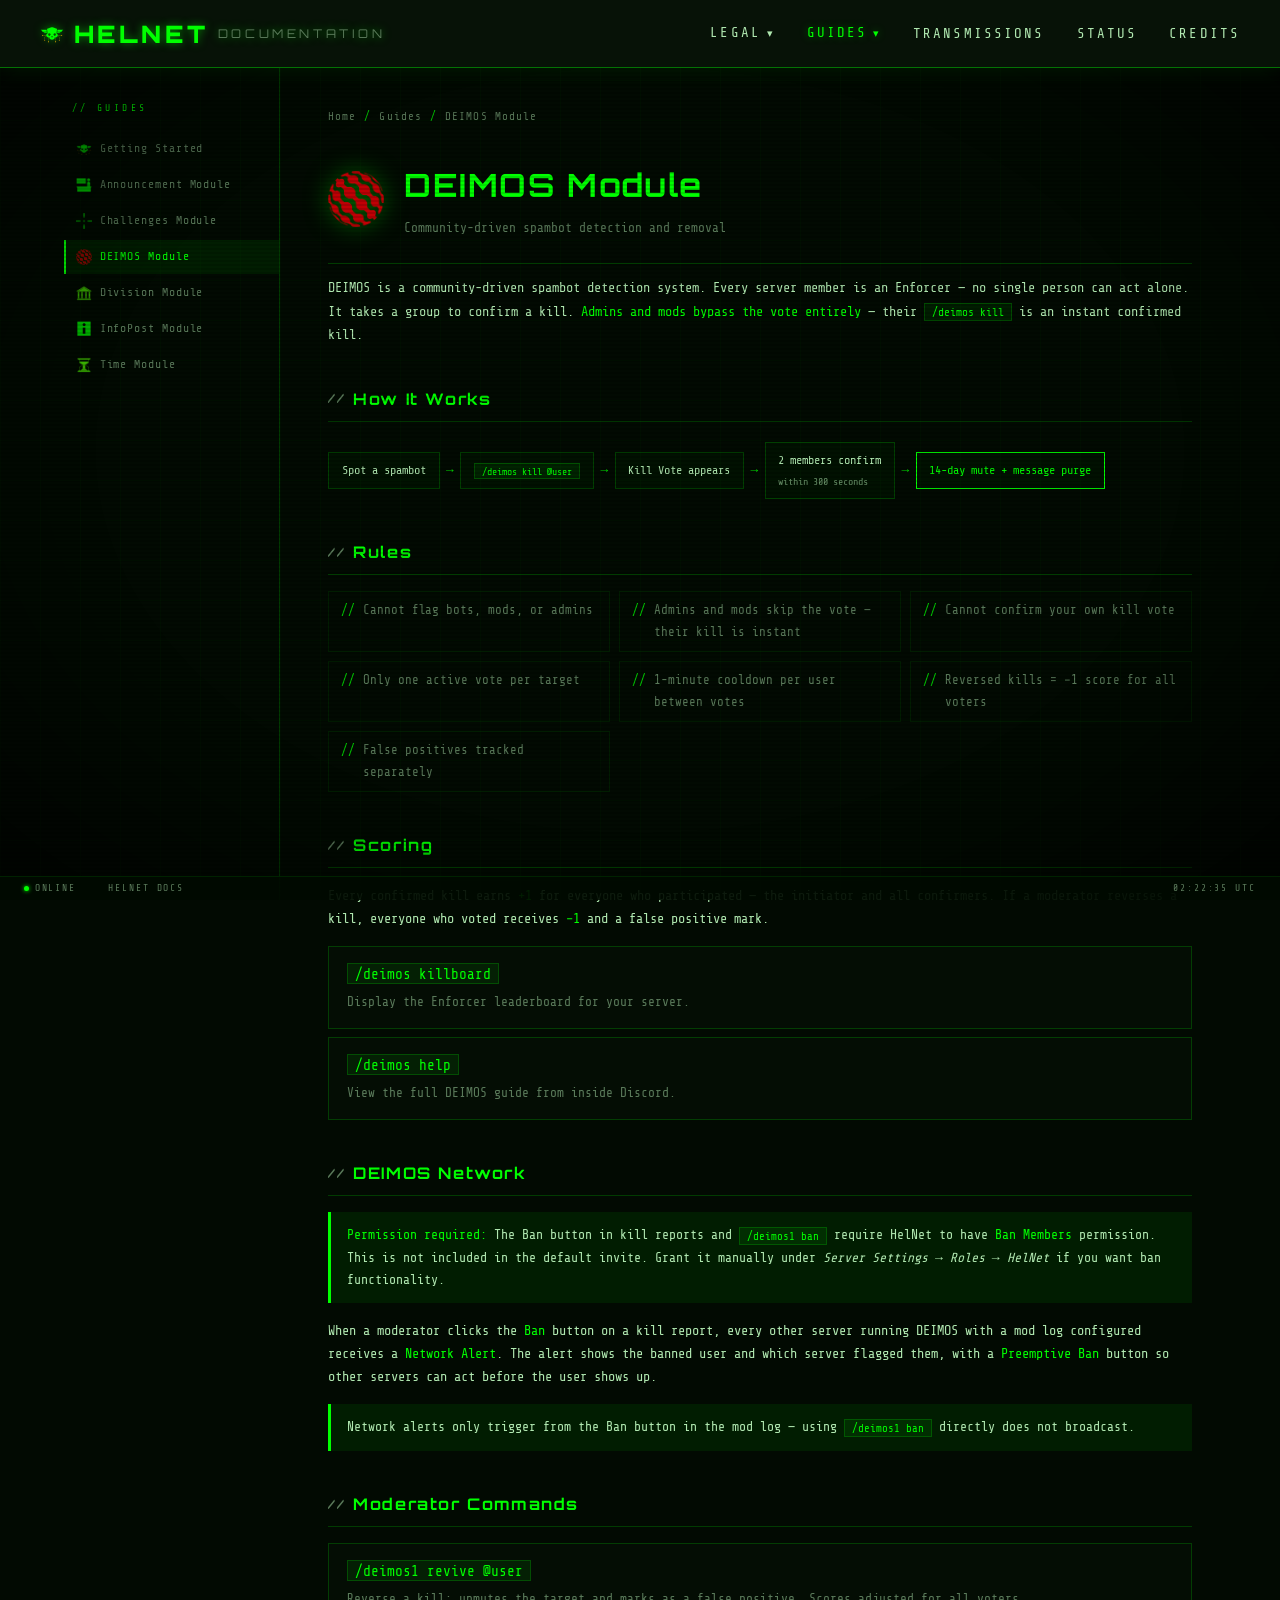
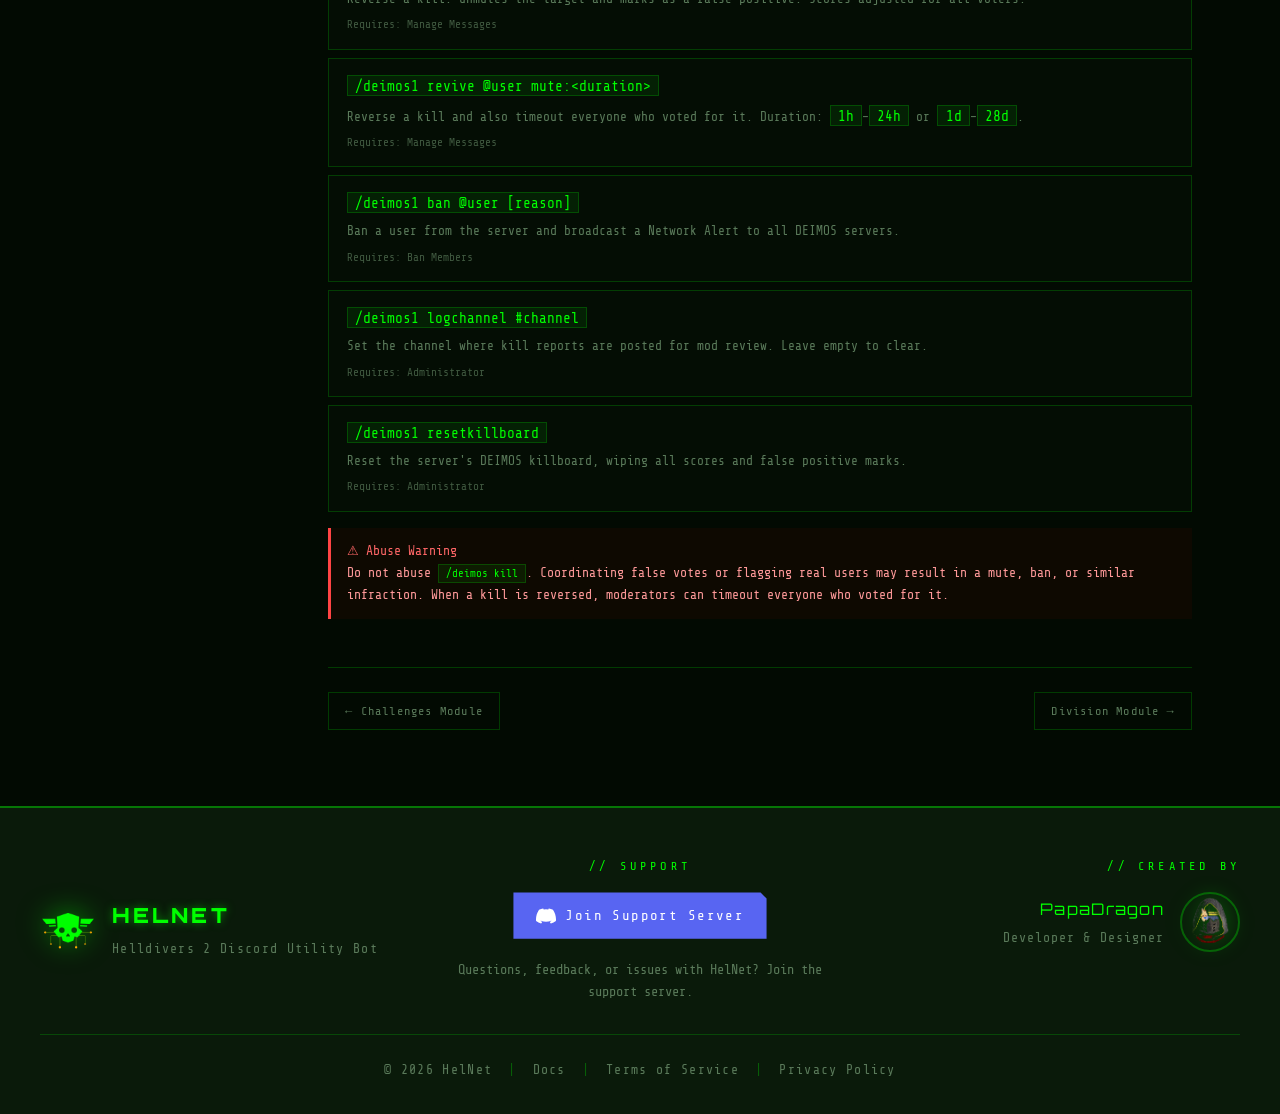
<file: guides/deimos-module.html>
﻿<!DOCTYPE html>
<html lang="en">
<head>
<meta charset="UTF-8">
<meta name="viewport" content="width=device-width, initial-scale=1.0">
<link rel="icon" type="image/png" href="../Assets/HelNet_Logo.png">
<title>DEIMOS Module — HelNet Docs</title>
<link href="https://fonts.googleapis.com/css2?family=Share+Tech+Mono&family=Orbitron:wght@400;700;900&display=swap" rel="stylesheet">
<link rel="stylesheet" href="../Assets/shared.css?v=2">
<style>
  /* LAYOUT */
  .page-wrap {
    display: flex; min-height: 100vh; padding-top: 68px; padding-bottom: 36px;
    position: relative; z-index: 1;
    max-width: 1200px; margin: 0 auto;
  }

  /* SIDEBAR */
  .sidebar {
    width: 240px; flex-shrink: 0;
    position: sticky; top: 68px; height: calc(100vh - 68px);
    overflow-y: auto; padding: 2rem 0 2rem 1.5rem;
    border-right: 1px solid var(--border);
  }
  .sidebar-label {
    font-size: 0.6rem; letter-spacing: 0.35em; color: var(--green);
    text-transform: uppercase; margin-bottom: 1rem; padding-left: 0.5rem;
  }
  .sidebar-nav { list-style: none; }
  .sidebar-nav li { margin-bottom: 2px; }
  .sidebar-nav a {
    display: flex; align-items: center; gap: 0.5rem;
    padding: 0.45rem 0.6rem;
    color: var(--text-dim); text-decoration: none;
    font-size: 0.72rem; letter-spacing: 0.08em;
    border-left: 2px solid transparent;
    transition: all 0.15s;
  }
  .sidebar-nav a img { width: 16px; height: 16px; object-fit: contain; opacity: 0.7; flex-shrink:0; }
  .sidebar-nav a:hover { color: var(--text); border-left-color: var(--green-dim); background: var(--green-faint); }
  .sidebar-nav a.active { color: var(--green); border-left-color: var(--green); background: var(--green-faint); }

  /* CONTENT */
  .content {
    flex: 1; padding: 2.5rem 3rem; min-width: 0;
  }

  /* BREADCRUMB */
  .breadcrumb {
    font-size: 0.68rem; color: var(--text-dim); letter-spacing: 0.1em;
    margin-bottom: 2rem; display: flex; align-items: center; gap: 0.5rem;
  }
  .breadcrumb a { color: var(--text-dim); text-decoration: none; }
  .breadcrumb a:hover { color: var(--green); }
  .breadcrumb span { color: var(--green-dim); }

  /* PAGE HEADER */
  .page-header {
    display: flex; align-items: center; gap: 1.25rem;
    margin-bottom: 0.75rem; padding-bottom: 1.5rem;
    border-bottom: 1px solid var(--border);
  }
  .page-header img {
    width: 56px; height: 56px; object-fit: contain;
    filter: drop-shadow(0 0 12px rgba(0,255,0,0.5));
    flex-shrink: 0;
  }
  .page-header-text h1 {
    font-family: var(--display); font-size: clamp(1.3rem, 3vw, 2rem);
    font-weight: 700; color: var(--green); letter-spacing: 0.05em;
  }
  .page-header-text p {
    color: var(--text-dim); font-size: 0.8rem; margin-top: 0.3rem;
  }

  /* CONTENT STYLES */
  .doc h2 {
    font-family: var(--display); font-size: 1rem; font-weight: 700;
    color: var(--green); letter-spacing: 0.1em; margin: 2.5rem 0 1rem;
    padding-bottom: 0.5rem; border-bottom: 1px solid var(--border);
    display: flex; align-items: center; gap: 0.5rem;
  }
  .doc h2::before { content: '//'; color: var(--text-dim); font-size: 0.8rem; }
  .doc h3 {
    font-family: var(--display); font-size: 0.82rem; font-weight: 700;
    color: var(--text); letter-spacing: 0.08em; margin: 1.75rem 0 0.75rem;
  }
  .doc p { color: var(--text); margin-bottom: 0.9rem; font-size: 0.85rem; }
  .doc ul, .doc ol {
    padding-left: 1.5rem; margin-bottom: 1rem; color: var(--text); font-size: 0.85rem;
  }
  .doc li { margin-bottom: 0.35rem; }
  .doc li::marker { color: var(--green); }
  .doc ul ul { margin-top: 0.35rem; }
  .doc code {
    background: var(--green-faint); border: 1px solid var(--border);
    padding: 0.1rem 0.45rem; font-family: var(--mono); font-size: 0.82em;
    color: var(--green);
  }
  .doc pre {
    background: #010601; border: 1px solid var(--border);
    padding: 1.25rem; margin: 1rem 0; overflow-x: auto;
    font-size: 0.8rem; color: var(--text);
  }
  .doc hr {
    border: none; border-top: 1px solid var(--border); margin: 2rem 0;
  }
  .doc strong { color: var(--green); font-weight: normal; }
  .doc .note {
    border-left: 3px solid var(--green); padding: 0.75rem 1rem;
    background: var(--green-faint); margin: 1rem 0; font-size: 0.82rem;
  }
  .doc .warn {
    border-left: 3px solid var(--red); padding: 0.75rem 1rem;
    background: rgba(255,0,0,0.05); margin: 1rem 0; font-size: 0.82rem; color: var(--red-soft);
  }

  /* STEP BOXES */
  .steps { display: flex; flex-direction: column; gap: 0.75rem; margin: 1rem 0; }
  .step-box {
    display: flex; gap: 1rem; align-items: flex-start;
    border: 1px solid var(--border); padding: 1rem 1.25rem;
    background: rgba(0,255,0,0.02);
  }
  .step-num {
    font-family: var(--display); font-size: 1.4rem; font-weight: 900;
    color: rgba(0,255,0,0.15); line-height: 1; flex-shrink: 0; width: 2rem; text-align: center;
  }
  .step-body { flex: 1; }
  .step-body strong { display: block; color: var(--green); font-size: 0.8rem; margin-bottom: 0.25rem; letter-spacing: 0.05em; }
  .step-body p { margin: 0; font-size: 0.82rem; color: var(--text-dim); }

  /* FLOW */
  .flow {
    display: flex; flex-wrap: wrap; align-items: center; gap: 0.4rem; margin: 1.25rem 0;
  }
  .flow-step {
    border: 1px solid var(--border); padding: 0.45rem 0.8rem;
    font-size: 0.75rem; color: var(--text); background: rgba(0,255,0,0.03);
  }
  .flow-step.highlight { border-color: var(--green); color: var(--green); }
  .flow-arrow { color: var(--green-dim); font-size: 0.8rem; }

  /* COMMAND CARDS */
  .cmd-list { display: flex; flex-direction: column; gap: 0.5rem; margin: 1rem 0; }
  .cmd-card {
    border: 1px solid var(--border); padding: 0.9rem 1.1rem;
    background: var(--bg2);
  }
  .cmd-card code { font-size: 0.9rem; }
  .cmd-card p { margin: 0.35rem 0 0; font-size: 0.8rem; color: var(--text-dim); }
  .cmd-card .perm { font-size: 0.7rem; color: var(--text-dim); margin-top: 0.3rem; opacity: 0.7; }

  /* RULES GRID */
  .rules-grid {
    display: grid; grid-template-columns: repeat(auto-fill, minmax(220px,1fr));
    gap: 0.6rem; margin: 1rem 0;
  }
  .rule-item {
    font-size: 0.78rem; color: var(--text-dim);
    display: flex; gap: 0.5rem; align-items: flex-start;
    padding: 0.5rem 0.75rem; border: 1px solid rgba(0,255,0,0.08);
  }
  .rule-item::before { content: '//'; color: var(--green-dim); flex-shrink: 0; }

  /* PAGE NAV */
  .page-nav {
    display: flex; justify-content: space-between; align-items: center;
    margin-top: 3rem; padding-top: 1.5rem; border-top: 1px solid var(--border);
  }
  .page-nav-btn {
    color: var(--text-dim); text-decoration: none; font-size: 0.75rem;
    letter-spacing: 0.1em; padding: 0.5rem 1rem;
    border: 1px solid var(--border); transition: all 0.2s;
  }
  .page-nav-btn:hover { color: var(--green); border-color: var(--green); background: var(--green-faint); }

  /* RESPONSIVE */
  @media (max-width: 768px) {
    .sidebar { display: none; }
    .content { padding: 1.5rem; }
    .page-header img { width: 40px; height: 40px; }
  }
</style>
</head>
<body>
<div class="grid-bg"></div>
<div class="status-bar">
  <span><span class="status-dot"></span>ONLINE</span>
  <span>HELNET DOCS</span>
  <span style="flex:1"></span>
  <span id="utc-clock"></span>
</div>

<nav>
  <a href="../" class="nav-logo">
    <img src="../Assets/HelNet_Logo.png" alt="HelNet">
    HELNET <span>DOCUMENTATION</span>
  </a>
  <ul class="nav-links">
    <li class="nav-dropdown">
      <button class="nav-dropbtn">Legal</button>
      <ul class="nav-dropdown-menu">
        <li><a href="../terms">Terms of Service</a></li>
        <li><a href="../privacy">Privacy Policy</a></li>
      </ul>
    </li>
    <li class="nav-dropdown">
      <button class="nav-dropbtn">Guides</button>
      <ul class="nav-dropdown-menu">
        <li><a href="getting-started">Getting Started</a></li>
        <li class="nav-dropdown-sep"></li>
        <li><a href="announcement-module">Announcement Module</a></li>
        <li><a href="challenges-module">Challenges Module</a></li>
        <li><a href="deimos-module">Deimos Module</a></li>
        <li><a href="division-module">Division Module</a></li>
        <li><a href="infopost-module">Infopost Module</a></li>
        <li><a href="time-module">Time Module</a></li>
      </ul>
    </li>
    <li><a href="../transmissions">Transmissions</a></li>
    <li><a href="../status">Status</a></li>
    <li><a href="../credits">Credits</a></li>
  </ul>
  <button class="nav-hamburger" id="nav-hamburger" aria-label="Toggle menu"><span></span><span></span><span></span></button>
</nav>
<div class="nav-mobile" id="nav-mobile">
  <div class="nav-mobile-section">
    <div class="nav-mobile-label">Navigation</div>
    <a href="../">Home</a>
    <a href="../transmissions">Transmissions</a>
    <a href="../status">Status</a>
    <a href="../credits">Credits</a>
  </div>
  <div class="nav-mobile-section">
    <div class="nav-mobile-label">Legal</div>
    <a href="../terms">Terms of Service</a>
    <a href="../privacy">Privacy Policy</a>
  </div>
  <div class="nav-mobile-section">
    <div class="nav-mobile-label">Guides</div>
    <a href="getting-started">Getting Started</a>
    <a href="announcement-module">Announcement Module</a>
    <a href="challenges-module">Challenges Module</a>
    <a href="deimos-module">Deimos Module</a>
    <a href="division-module">Division Module</a>
    <a href="infopost-module">Infopost Module</a>
    <a href="time-module">Time Module</a>
  </div>
</div>

<div class="page-wrap">
  <aside class="sidebar">
    <div class="sidebar-label">// Guides</div>
    <ul class="sidebar-nav">
      <li><a href="getting-started" >
        <img src="../Assets/HelNet_Logo.png" alt=""> Getting Started
      </a></li>
      <li><a href="announcement-module" >
        <img src="../Assets/Announcement_Icon_1.png" alt=""> Announcement Module
      </a></li>
      <li><a href="challenges-module" >
        <img src="../Assets/Challenges_Icon.png" alt=""> Challenges Module
      </a></li>
      <li><a href="deimos-module" class='active'>
        <img src="../Assets/Deimos_Icon.png" alt=""> DEIMOS Module
      </a></li>
      <li><a href="division-module" >
        <img src="../Assets/Division_Icon.png" alt=""> Division Module
      </a></li>
      <li><a href="infopost-module" >
        <img src="../Assets/Info_Icon.png" alt=""> InfoPost Module
      </a></li>
      <li><a href="time-module" >
        <img src="../Assets/Time_Icon.png" alt=""> Time Module
      </a></li>
    </ul>
  </aside>

  <main class="content">
    <div class="breadcrumb">
      <a href="../">Home</a>
      <span>/</span>
      <a href="getting-started">Guides</a>
      <span>/</span>
      DEIMOS Module
    </div>

    <div class="page-header">
      <img src="../Assets/Deimos_Icon.png" alt="DEIMOS Module">
      <div class="page-header-text">
        <h1>DEIMOS Module</h1>
        <p>Community-driven spambot detection and removal</p>
      </div>
    </div>

    <div class="doc">
      
<p>DEIMOS is a community-driven spambot detection system. Every server member is an Enforcer — no single person can act alone. It takes a group to confirm a kill. <strong>Admins and mods bypass the vote entirely</strong> — their <code>/deimos kill</code> is an instant confirmed kill.</p>

<h2>How It Works</h2>
<div class="flow">
  <div class="flow-step">Spot a spambot</div>
  <div class="flow-arrow">→</div>
  <div class="flow-step"><code>/deimos kill @user</code></div>
  <div class="flow-arrow">→</div>
  <div class="flow-step">Kill Vote appears</div>
  <div class="flow-arrow">→</div>
  <div class="flow-step">2 members confirm<br><small style="opacity:0.6">within 300 seconds</small></div>
  <div class="flow-arrow">→</div>
  <div class="flow-step highlight">14-day mute + message purge</div>
</div>

<h2>Rules</h2>
<div class="rules-grid">
  <div class="rule-item">Cannot flag bots, mods, or admins</div>
  <div class="rule-item">Admins and mods skip the vote — their kill is instant</div>
  <div class="rule-item">Cannot confirm your own kill vote</div>
  <div class="rule-item">Only one active vote per target</div>
  <div class="rule-item">1-minute cooldown per user between votes</div>
  <div class="rule-item">Reversed kills = −1 score for all voters</div>
  <div class="rule-item">False positives tracked separately</div>
</div>

<h2>Scoring</h2>
<p>Every confirmed kill earns <strong>+1</strong> for everyone who participated — the initiator and all confirmers. If a moderator reverses a kill, everyone who voted receives <strong>−1</strong> and a false positive mark.</p>
<div class="cmd-list">
  <div class="cmd-card">
    <code>/deimos killboard</code>
    <p>Display the Enforcer leaderboard for your server.</p>
  </div>
  <div class="cmd-card">
    <code>/deimos help</code>
    <p>View the full DEIMOS guide from inside Discord.</p>
  </div>
</div>

<h2>DEIMOS Network</h2>
<div class="note"><strong>Permission required:</strong> The Ban button in kill reports and <code>/deimos1 ban</code> require HelNet to have <strong>Ban Members</strong> permission. This is not included in the default invite. Grant it manually under <em>Server Settings → Roles → HelNet</em> if you want ban functionality.</div>
<p>When a moderator clicks the <strong>Ban</strong> button on a kill report, every other server running DEIMOS with a mod log configured receives a <strong>Network Alert</strong>. The alert shows the banned user and which server flagged them, with a <strong>Preemptive Ban</strong> button so other servers can act before the user shows up.</p>
<div class="note">Network alerts only trigger from the Ban button in the mod log — using <code>/deimos1 ban</code> directly does not broadcast.</div>

<h2>Moderator Commands</h2>
<div class="cmd-list">
  <div class="cmd-card">
    <code>/deimos1 revive @user</code>
    <p>Reverse a kill: unmutes the target and marks as a false positive. Scores adjusted for all voters.</p>
    <div class="perm">Requires: Manage Messages</div>
  </div>
  <div class="cmd-card">
    <code>/deimos1 revive @user mute:&lt;duration&gt;</code>
    <p>Reverse a kill and also timeout everyone who voted for it. Duration: <code>1h</code>–<code>24h</code> or <code>1d</code>–<code>28d</code>.</p>
    <div class="perm">Requires: Manage Messages</div>
  </div>
  <div class="cmd-card">
    <code>/deimos1 ban @user [reason]</code>
    <p>Ban a user from the server and broadcast a Network Alert to all DEIMOS servers.</p>
    <div class="perm">Requires: Ban Members</div>
  </div>
  <div class="cmd-card">
    <code>/deimos1 logchannel #channel</code>
    <p>Set the channel where kill reports are posted for mod review. Leave empty to clear.</p>
    <div class="perm">Requires: Administrator</div>
  </div>
  <div class="cmd-card">
    <code>/deimos1 resetkillboard</code>
    <p>Reset the server's DEIMOS killboard, wiping all scores and false positive marks.</p>
    <div class="perm">Requires: Administrator</div>
  </div>
</div>

<div class="warn">
  <strong style="color:var(--red-dim)">⚠ Abuse Warning</strong><br>
  Do not abuse <code>/deimos kill</code>. Coordinating false votes or flagging real users may result in a mute, ban, or similar infraction. When a kill is reversed, moderators can timeout everyone who voted for it.
</div>

    </div>

    <div class="page-nav">
      <a href="challenges-module" class="page-nav-btn">← Challenges Module</a>
      <a href="division-module" class="page-nav-btn">Division Module →</a>
    </div>
  </main>
</div>

<script src="../Assets/nav.js?v=2"></script>
<footer>
  <div class="footer-inner">
    <div class="footer-brand">
      <img src="../Assets/HelNet_Logo.png" alt="HelNet" class="footer-logo-img">
      <div>
        <div class="footer-logo-text">HELNET</div>
        <div class="footer-tagline">Helldivers 2 Discord Utility Bot</div>
      </div>
    </div>

    <div class="footer-support">
      <div class="footer-section-label">// SUPPORT</div>
      <a href="https://discord.gg/FbEyP9WFdA" class="support-btn" target="_blank">
        <svg width="20" height="20" viewBox="0 0 24 24" fill="currentColor"><path d="M20.317 4.37a19.791 19.791 0 0 0-4.885-1.515.074.074 0 0 0-.079.037c-.21.375-.444.864-.608 1.25a18.27 18.27 0 0 0-5.487 0 12.64 12.64 0 0 0-.617-1.25.077.077 0 0 0-.079-.037A19.736 19.736 0 0 0 3.677 4.37a.07.07 0 0 0-.032.027C.533 9.046-.32 13.58.099 18.057a.082.082 0 0 0 .031.057 19.9 19.9 0 0 0 5.993 3.03.078.078 0 0 0 .084-.028 14.09 14.09 0 0 0 1.226-1.994.076.076 0 0 0-.041-.106 13.107 13.107 0 0 1-1.872-.892.077.077 0 0 1-.008-.128 10.2 10.2 0 0 0 .372-.292.074.074 0 0 1 .077-.01c3.928 1.793 8.18 1.793 12.062 0a.074.074 0 0 1 .078.01c.12.098.246.198.373.292a.077.077 0 0 1-.006.127 12.299 12.299 0 0 1-1.873.892.077.077 0 0 0-.041.107c.36.698.772 1.362 1.225 1.993a.076.076 0 0 0 .084.028 19.839 19.839 0 0 0 6.002-3.03.077.077 0 0 0 .032-.054c.5-5.177-.838-9.674-3.549-13.66a.061.061 0 0 0-.031-.03z"/></svg>
        Join Support Server
      </a>
      <p class="support-desc">Questions, feedback, or issues with HelNet? Join the support server.</p>
    </div>

    <div class="footer-credit">
      <div class="footer-section-label">// CREATED BY</div>
      <div class="credit-card">
        <div>
          <div class="credit-name">PapaDragon</div>
          <div class="credit-role">Developer &amp; Designer</div>
        </div>
        <img src="../Assets/PapaDragon-creditPFP.png" alt="PapaDragon" class="credit-pfp">
      </div>
    </div>
  </div>
  <div class="footer-bottom">
    <span>© 2026 HelNet</span>
    <span class="footer-divider">|</span>
    <a href="getting-started">Docs</a>
    <span class="footer-divider">|</span>
    <a href="../terms">Terms of Service</a>
    <span class="footer-divider">|</span>
    <a href="../privacy">Privacy Policy</a>
  </div>
</footer>
</body>
</html>
</file>
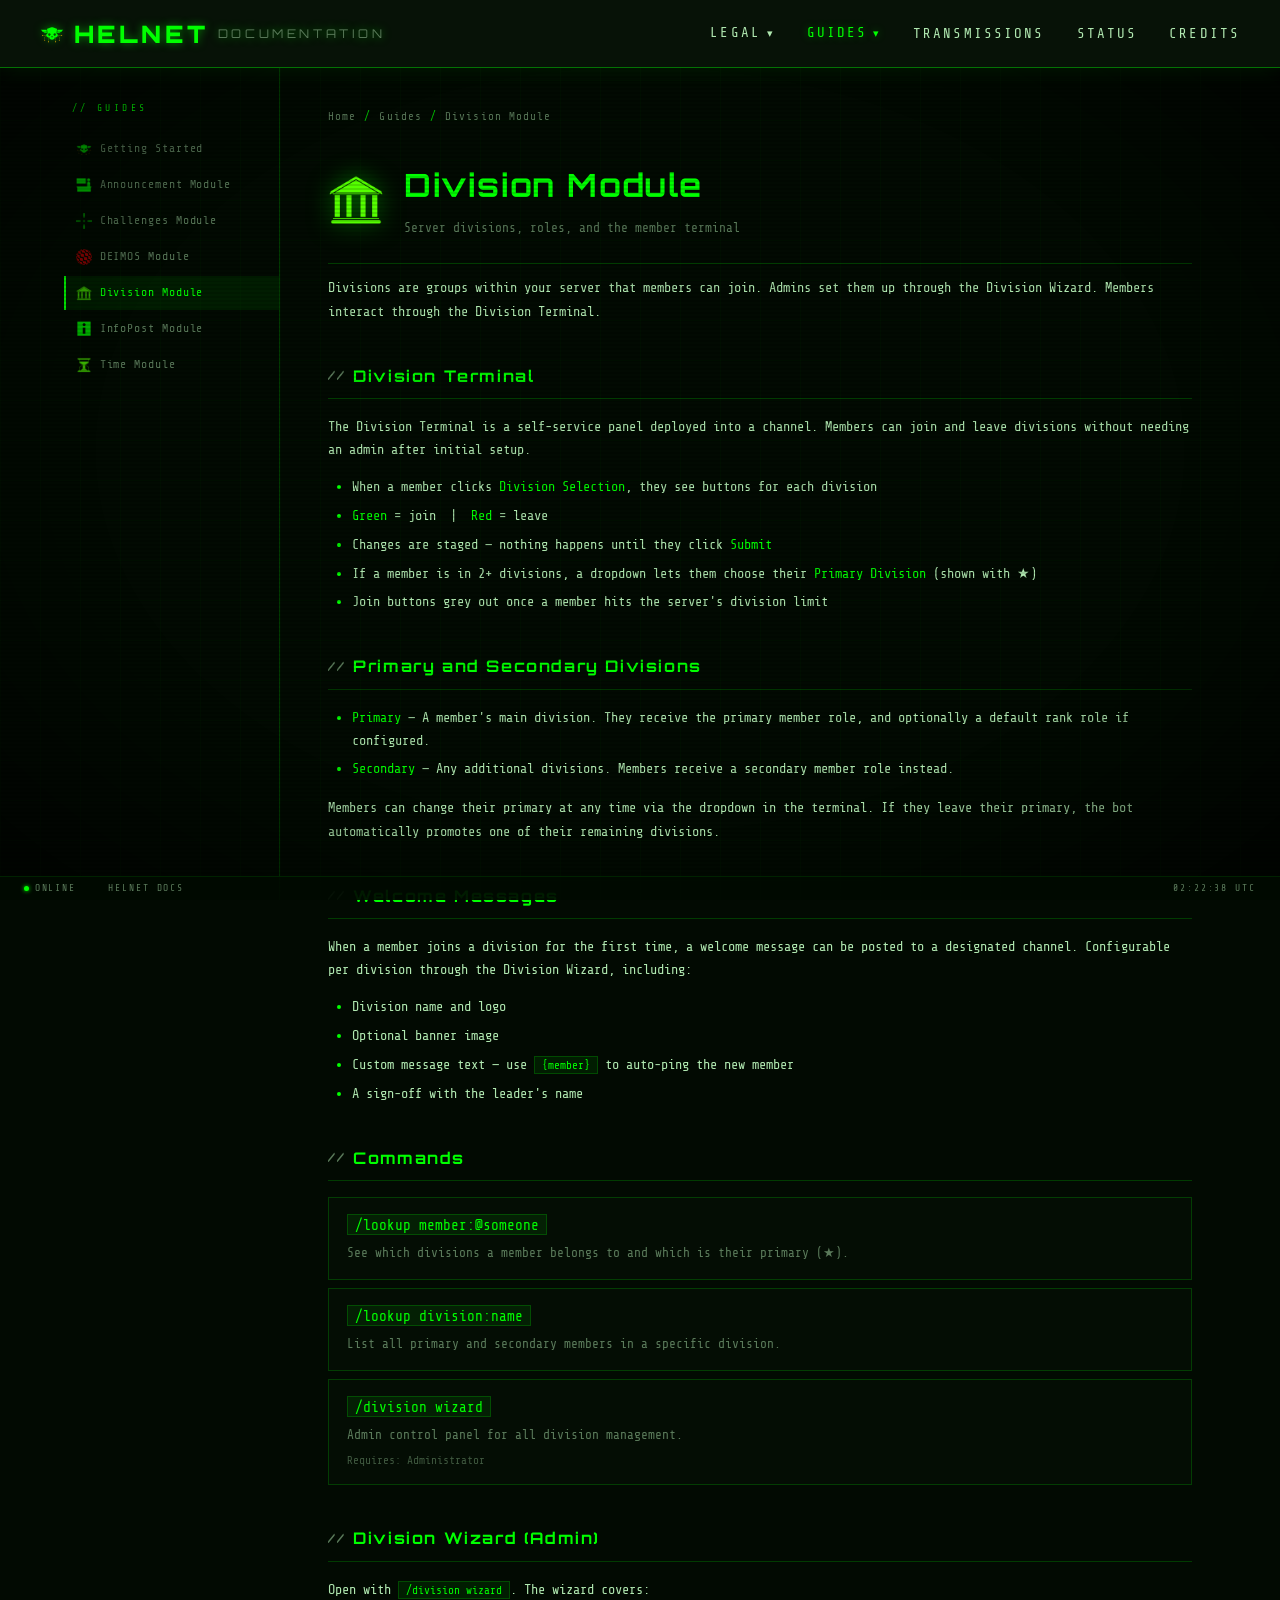
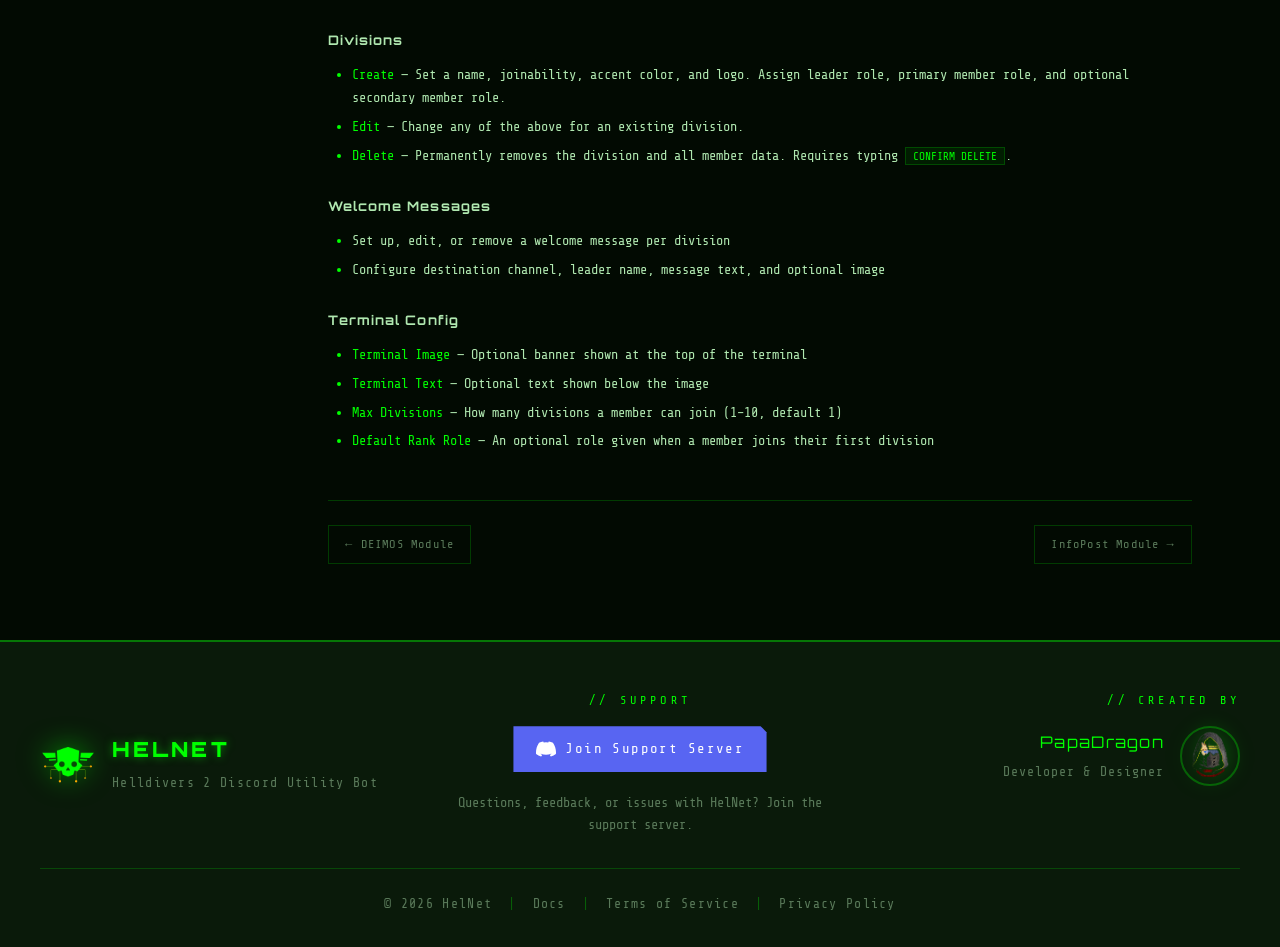
<file: guides/division-module.html>
﻿<!DOCTYPE html>
<html lang="en">
<head>
<meta charset="UTF-8">
<meta name="viewport" content="width=device-width, initial-scale=1.0">
<link rel="icon" type="image/png" href="../Assets/HelNet_Logo.png">
<title>Division Module — HelNet Docs</title>
<link href="https://fonts.googleapis.com/css2?family=Share+Tech+Mono&family=Orbitron:wght@400;700;900&display=swap" rel="stylesheet">
<link rel="stylesheet" href="../Assets/shared.css?v=2">
<style>
  /* LAYOUT */
  .page-wrap {
    display: flex; min-height: 100vh; padding-top: 68px; padding-bottom: 36px;
    position: relative; z-index: 1;
    max-width: 1200px; margin: 0 auto;
  }

  /* SIDEBAR */
  .sidebar {
    width: 240px; flex-shrink: 0;
    position: sticky; top: 68px; height: calc(100vh - 68px);
    overflow-y: auto; padding: 2rem 0 2rem 1.5rem;
    border-right: 1px solid var(--border);
  }
  .sidebar-label {
    font-size: 0.6rem; letter-spacing: 0.35em; color: var(--green);
    text-transform: uppercase; margin-bottom: 1rem; padding-left: 0.5rem;
  }
  .sidebar-nav { list-style: none; }
  .sidebar-nav li { margin-bottom: 2px; }
  .sidebar-nav a {
    display: flex; align-items: center; gap: 0.5rem;
    padding: 0.45rem 0.6rem;
    color: var(--text-dim); text-decoration: none;
    font-size: 0.72rem; letter-spacing: 0.08em;
    border-left: 2px solid transparent;
    transition: all 0.15s;
  }
  .sidebar-nav a img { width: 16px; height: 16px; object-fit: contain; opacity: 0.7; flex-shrink:0; }
  .sidebar-nav a:hover { color: var(--text); border-left-color: var(--green-dim); background: var(--green-faint); }
  .sidebar-nav a.active { color: var(--green); border-left-color: var(--green); background: var(--green-faint); }

  /* CONTENT */
  .content {
    flex: 1; padding: 2.5rem 3rem; min-width: 0;
  }

  /* BREADCRUMB */
  .breadcrumb {
    font-size: 0.68rem; color: var(--text-dim); letter-spacing: 0.1em;
    margin-bottom: 2rem; display: flex; align-items: center; gap: 0.5rem;
  }
  .breadcrumb a { color: var(--text-dim); text-decoration: none; }
  .breadcrumb a:hover { color: var(--green); }
  .breadcrumb span { color: var(--green-dim); }

  /* PAGE HEADER */
  .page-header {
    display: flex; align-items: center; gap: 1.25rem;
    margin-bottom: 0.75rem; padding-bottom: 1.5rem;
    border-bottom: 1px solid var(--border);
  }
  .page-header img {
    width: 56px; height: 56px; object-fit: contain;
    filter: drop-shadow(0 0 12px rgba(0,255,0,0.5));
    flex-shrink: 0;
  }
  .page-header-text h1 {
    font-family: var(--display); font-size: clamp(1.3rem, 3vw, 2rem);
    font-weight: 700; color: var(--green); letter-spacing: 0.05em;
  }
  .page-header-text p {
    color: var(--text-dim); font-size: 0.8rem; margin-top: 0.3rem;
  }

  /* CONTENT STYLES */
  .doc h2 {
    font-family: var(--display); font-size: 1rem; font-weight: 700;
    color: var(--green); letter-spacing: 0.1em; margin: 2.5rem 0 1rem;
    padding-bottom: 0.5rem; border-bottom: 1px solid var(--border);
    display: flex; align-items: center; gap: 0.5rem;
  }
  .doc h2::before { content: '//'; color: var(--text-dim); font-size: 0.8rem; }
  .doc h3 {
    font-family: var(--display); font-size: 0.82rem; font-weight: 700;
    color: var(--text); letter-spacing: 0.08em; margin: 1.75rem 0 0.75rem;
  }
  .doc p { color: var(--text); margin-bottom: 0.9rem; font-size: 0.85rem; }
  .doc ul, .doc ol {
    padding-left: 1.5rem; margin-bottom: 1rem; color: var(--text); font-size: 0.85rem;
  }
  .doc li { margin-bottom: 0.35rem; }
  .doc li::marker { color: var(--green); }
  .doc ul ul { margin-top: 0.35rem; }
  .doc code {
    background: var(--green-faint); border: 1px solid var(--border);
    padding: 0.1rem 0.45rem; font-family: var(--mono); font-size: 0.82em;
    color: var(--green);
  }
  .doc pre {
    background: #010601; border: 1px solid var(--border);
    padding: 1.25rem; margin: 1rem 0; overflow-x: auto;
    font-size: 0.8rem; color: var(--text);
  }
  .doc hr {
    border: none; border-top: 1px solid var(--border); margin: 2rem 0;
  }
  .doc strong { color: var(--green); font-weight: normal; }
  .doc .note {
    border-left: 3px solid var(--green); padding: 0.75rem 1rem;
    background: var(--green-faint); margin: 1rem 0; font-size: 0.82rem;
  }
  .doc .warn {
    border-left: 3px solid var(--red); padding: 0.75rem 1rem;
    background: rgba(255,0,0,0.05); margin: 1rem 0; font-size: 0.82rem; color: var(--red-soft);
  }

  /* STEP BOXES */
  .steps { display: flex; flex-direction: column; gap: 0.75rem; margin: 1rem 0; }
  .step-box {
    display: flex; gap: 1rem; align-items: flex-start;
    border: 1px solid var(--border); padding: 1rem 1.25rem;
    background: rgba(0,255,0,0.02);
  }
  .step-num {
    font-family: var(--display); font-size: 1.4rem; font-weight: 900;
    color: rgba(0,255,0,0.15); line-height: 1; flex-shrink: 0; width: 2rem; text-align: center;
  }
  .step-body { flex: 1; }
  .step-body strong { display: block; color: var(--green); font-size: 0.8rem; margin-bottom: 0.25rem; letter-spacing: 0.05em; }
  .step-body p { margin: 0; font-size: 0.82rem; color: var(--text-dim); }

  /* FLOW */
  .flow {
    display: flex; flex-wrap: wrap; align-items: center; gap: 0.4rem; margin: 1.25rem 0;
  }
  .flow-step {
    border: 1px solid var(--border); padding: 0.45rem 0.8rem;
    font-size: 0.75rem; color: var(--text); background: rgba(0,255,0,0.03);
  }
  .flow-step.highlight { border-color: var(--green); color: var(--green); }
  .flow-arrow { color: var(--green-dim); font-size: 0.8rem; }

  /* COMMAND CARDS */
  .cmd-list { display: flex; flex-direction: column; gap: 0.5rem; margin: 1rem 0; }
  .cmd-card {
    border: 1px solid var(--border); padding: 0.9rem 1.1rem;
    background: var(--bg2);
  }
  .cmd-card code { font-size: 0.9rem; }
  .cmd-card p { margin: 0.35rem 0 0; font-size: 0.8rem; color: var(--text-dim); }
  .cmd-card .perm { font-size: 0.7rem; color: var(--text-dim); margin-top: 0.3rem; opacity: 0.7; }

  /* RULES GRID */
  .rules-grid {
    display: grid; grid-template-columns: repeat(auto-fill, minmax(220px,1fr));
    gap: 0.6rem; margin: 1rem 0;
  }
  .rule-item {
    font-size: 0.78rem; color: var(--text-dim);
    display: flex; gap: 0.5rem; align-items: flex-start;
    padding: 0.5rem 0.75rem; border: 1px solid rgba(0,255,0,0.08);
  }
  .rule-item::before { content: '//'; color: var(--green-dim); flex-shrink: 0; }

  /* PAGE NAV */
  .page-nav {
    display: flex; justify-content: space-between; align-items: center;
    margin-top: 3rem; padding-top: 1.5rem; border-top: 1px solid var(--border);
  }
  .page-nav-btn {
    color: var(--text-dim); text-decoration: none; font-size: 0.75rem;
    letter-spacing: 0.1em; padding: 0.5rem 1rem;
    border: 1px solid var(--border); transition: all 0.2s;
  }
  .page-nav-btn:hover { color: var(--green); border-color: var(--green); background: var(--green-faint); }

  /* RESPONSIVE */
  @media (max-width: 768px) {
    .sidebar { display: none; }
    .content { padding: 1.5rem; }
    .page-header img { width: 40px; height: 40px; }
  }
</style>
</head>
<body>
<div class="grid-bg"></div>
<div class="status-bar">
  <span><span class="status-dot"></span>ONLINE</span>
  <span>HELNET DOCS</span>
  <span style="flex:1"></span>
  <span id="utc-clock"></span>
</div>

<nav>
  <a href="../" class="nav-logo">
    <img src="../Assets/HelNet_Logo.png" alt="HelNet">
    HELNET <span>DOCUMENTATION</span>
  </a>
  <ul class="nav-links">
    <li class="nav-dropdown">
      <button class="nav-dropbtn">Legal</button>
      <ul class="nav-dropdown-menu">
        <li><a href="../terms">Terms of Service</a></li>
        <li><a href="../privacy">Privacy Policy</a></li>
      </ul>
    </li>
    <li class="nav-dropdown">
      <button class="nav-dropbtn">Guides</button>
      <ul class="nav-dropdown-menu">
        <li><a href="getting-started">Getting Started</a></li>
        <li class="nav-dropdown-sep"></li>
        <li><a href="announcement-module">Announcement Module</a></li>
        <li><a href="challenges-module">Challenges Module</a></li>
        <li><a href="deimos-module">Deimos Module</a></li>
        <li><a href="division-module">Division Module</a></li>
        <li><a href="infopost-module">Infopost Module</a></li>
        <li><a href="time-module">Time Module</a></li>
      </ul>
    </li>
    <li><a href="../transmissions">Transmissions</a></li>
    <li><a href="../status">Status</a></li>
    <li><a href="../credits">Credits</a></li>
  </ul>
  <button class="nav-hamburger" id="nav-hamburger" aria-label="Toggle menu"><span></span><span></span><span></span></button>
</nav>
<div class="nav-mobile" id="nav-mobile">
  <div class="nav-mobile-section">
    <div class="nav-mobile-label">Navigation</div>
    <a href="../">Home</a>
    <a href="../transmissions">Transmissions</a>
    <a href="../status">Status</a>
    <a href="../credits">Credits</a>
  </div>
  <div class="nav-mobile-section">
    <div class="nav-mobile-label">Legal</div>
    <a href="../terms">Terms of Service</a>
    <a href="../privacy">Privacy Policy</a>
  </div>
  <div class="nav-mobile-section">
    <div class="nav-mobile-label">Guides</div>
    <a href="getting-started">Getting Started</a>
    <a href="announcement-module">Announcement Module</a>
    <a href="challenges-module">Challenges Module</a>
    <a href="deimos-module">Deimos Module</a>
    <a href="division-module">Division Module</a>
    <a href="infopost-module">Infopost Module</a>
    <a href="time-module">Time Module</a>
  </div>
</div>

<div class="page-wrap">
  <aside class="sidebar">
    <div class="sidebar-label">// Guides</div>
    <ul class="sidebar-nav">
      <li><a href="getting-started" >
        <img src="../Assets/HelNet_Logo.png" alt=""> Getting Started
      </a></li>
      <li><a href="announcement-module" >
        <img src="../Assets/Announcement_Icon_1.png" alt=""> Announcement Module
      </a></li>
      <li><a href="challenges-module" >
        <img src="../Assets/Challenges_Icon.png" alt=""> Challenges Module
      </a></li>
      <li><a href="deimos-module" >
        <img src="../Assets/Deimos_Icon.png" alt=""> DEIMOS Module
      </a></li>
      <li><a href="division-module" class='active'>
        <img src="../Assets/Division_Icon.png" alt=""> Division Module
      </a></li>
      <li><a href="infopost-module" >
        <img src="../Assets/Info_Icon.png" alt=""> InfoPost Module
      </a></li>
      <li><a href="time-module" >
        <img src="../Assets/Time_Icon.png" alt=""> Time Module
      </a></li>
    </ul>
  </aside>

  <main class="content">
    <div class="breadcrumb">
      <a href="../">Home</a>
      <span>/</span>
      <a href="getting-started">Guides</a>
      <span>/</span>
      Division Module
    </div>

    <div class="page-header">
      <img src="../Assets/Division_Icon.png" alt="Division Module">
      <div class="page-header-text">
        <h1>Division Module</h1>
        <p>Server divisions, roles, and the member terminal</p>
      </div>
    </div>

    <div class="doc">
      
<p>Divisions are groups within your server that members can join. Admins set them up through the Division Wizard. Members interact through the Division Terminal.</p>

<h2>Division Terminal</h2>
<p>The Division Terminal is a self-service panel deployed into a channel. Members can join and leave divisions without needing an admin after initial setup.</p>
<ul>
  <li>When a member clicks <strong>Division Selection</strong>, they see buttons for each division</li>
  <li><strong>Green</strong> = join &nbsp;|&nbsp; <strong>Red</strong> = leave</li>
  <li>Changes are staged — nothing happens until they click <strong>Submit</strong></li>
  <li>If a member is in 2+ divisions, a dropdown lets them choose their <strong>Primary Division</strong> (shown with ★)</li>
  <li>Join buttons grey out once a member hits the server's division limit</li>
</ul>

<h2>Primary and Secondary Divisions</h2>
<ul>
  <li><strong>Primary</strong> — A member's main division. They receive the primary member role, and optionally a default rank role if configured.</li>
  <li><strong>Secondary</strong> — Any additional divisions. Members receive a secondary member role instead.</li>
</ul>
<p>Members can change their primary at any time via the dropdown in the terminal. If they leave their primary, the bot automatically promotes one of their remaining divisions.</p>

<h2>Welcome Messages</h2>
<p>When a member joins a division for the first time, a welcome message can be posted to a designated channel. Configurable per division through the Division Wizard, including:</p>
<ul>
  <li>Division name and logo</li>
  <li>Optional banner image</li>
  <li>Custom message text — use <code>{member}</code> to auto-ping the new member</li>
  <li>A sign-off with the leader's name</li>
</ul>

<h2>Commands</h2>
<div class="cmd-list">
  <div class="cmd-card">
    <code>/lookup member:@someone</code>
    <p>See which divisions a member belongs to and which is their primary (★).</p>
  </div>
  <div class="cmd-card">
    <code>/lookup division:name</code>
    <p>List all primary and secondary members in a specific division.</p>
  </div>
  <div class="cmd-card">
    <code>/division wizard</code>
    <p>Admin control panel for all division management.</p>
    <div class="perm">Requires: Administrator</div>
  </div>
</div>

<h2>Division Wizard (Admin)</h2>
<p>Open with <code>/division wizard</code>. The wizard covers:</p>

<h3>Divisions</h3>
<ul>
  <li><strong>Create</strong> — Set a name, joinability, accent color, and logo. Assign leader role, primary member role, and optional secondary member role.</li>
  <li><strong>Edit</strong> — Change any of the above for an existing division.</li>
  <li><strong>Delete</strong> — Permanently removes the division and all member data. Requires typing <code>CONFIRM DELETE</code>.</li>
</ul>

<h3>Welcome Messages</h3>
<ul>
  <li>Set up, edit, or remove a welcome message per division</li>
  <li>Configure destination channel, leader name, message text, and optional image</li>
</ul>

<h3>Terminal Config</h3>
<ul>
  <li><strong>Terminal Image</strong> — Optional banner shown at the top of the terminal</li>
  <li><strong>Terminal Text</strong> — Optional text shown below the image</li>
  <li><strong>Max Divisions</strong> — How many divisions a member can join (1–10, default 1)</li>
  <li><strong>Default Rank Role</strong> — An optional role given when a member joins their first division</li>
</ul>

    </div>

    <div class="page-nav">
      <a href="deimos-module" class="page-nav-btn">← DEIMOS Module</a>
      <a href="infopost-module" class="page-nav-btn">InfoPost Module →</a>
    </div>
  </main>
</div>

<script src="../Assets/nav.js?v=2"></script>
<footer>
  <div class="footer-inner">
    <div class="footer-brand">
      <img src="../Assets/HelNet_Logo.png" alt="HelNet" class="footer-logo-img">
      <div>
        <div class="footer-logo-text">HELNET</div>
        <div class="footer-tagline">Helldivers 2 Discord Utility Bot</div>
      </div>
    </div>

    <div class="footer-support">
      <div class="footer-section-label">// SUPPORT</div>
      <a href="https://discord.gg/FbEyP9WFdA" class="support-btn" target="_blank">
        <svg width="20" height="20" viewBox="0 0 24 24" fill="currentColor"><path d="M20.317 4.37a19.791 19.791 0 0 0-4.885-1.515.074.074 0 0 0-.079.037c-.21.375-.444.864-.608 1.25a18.27 18.27 0 0 0-5.487 0 12.64 12.64 0 0 0-.617-1.25.077.077 0 0 0-.079-.037A19.736 19.736 0 0 0 3.677 4.37a.07.07 0 0 0-.032.027C.533 9.046-.32 13.58.099 18.057a.082.082 0 0 0 .031.057 19.9 19.9 0 0 0 5.993 3.03.078.078 0 0 0 .084-.028 14.09 14.09 0 0 0 1.226-1.994.076.076 0 0 0-.041-.106 13.107 13.107 0 0 1-1.872-.892.077.077 0 0 1-.008-.128 10.2 10.2 0 0 0 .372-.292.074.074 0 0 1 .077-.01c3.928 1.793 8.18 1.793 12.062 0a.074.074 0 0 1 .078.01c.12.098.246.198.373.292a.077.077 0 0 1-.006.127 12.299 12.299 0 0 1-1.873.892.077.077 0 0 0-.041.107c.36.698.772 1.362 1.225 1.993a.076.076 0 0 0 .084.028 19.839 19.839 0 0 0 6.002-3.03.077.077 0 0 0 .032-.054c.5-5.177-.838-9.674-3.549-13.66a.061.061 0 0 0-.031-.03z"/></svg>
        Join Support Server
      </a>
      <p class="support-desc">Questions, feedback, or issues with HelNet? Join the support server.</p>
    </div>

    <div class="footer-credit">
      <div class="footer-section-label">// CREATED BY</div>
      <div class="credit-card">
        <div>
          <div class="credit-name">PapaDragon</div>
          <div class="credit-role">Developer &amp; Designer</div>
        </div>
        <img src="../Assets/PapaDragon-creditPFP.png" alt="PapaDragon" class="credit-pfp">
      </div>
    </div>
  </div>
  <div class="footer-bottom">
    <span>© 2026 HelNet</span>
    <span class="footer-divider">|</span>
    <a href="getting-started">Docs</a>
    <span class="footer-divider">|</span>
    <a href="../terms">Terms of Service</a>
    <span class="footer-divider">|</span>
    <a href="../privacy">Privacy Policy</a>
  </div>
</footer>
</body>
</html>
</file>
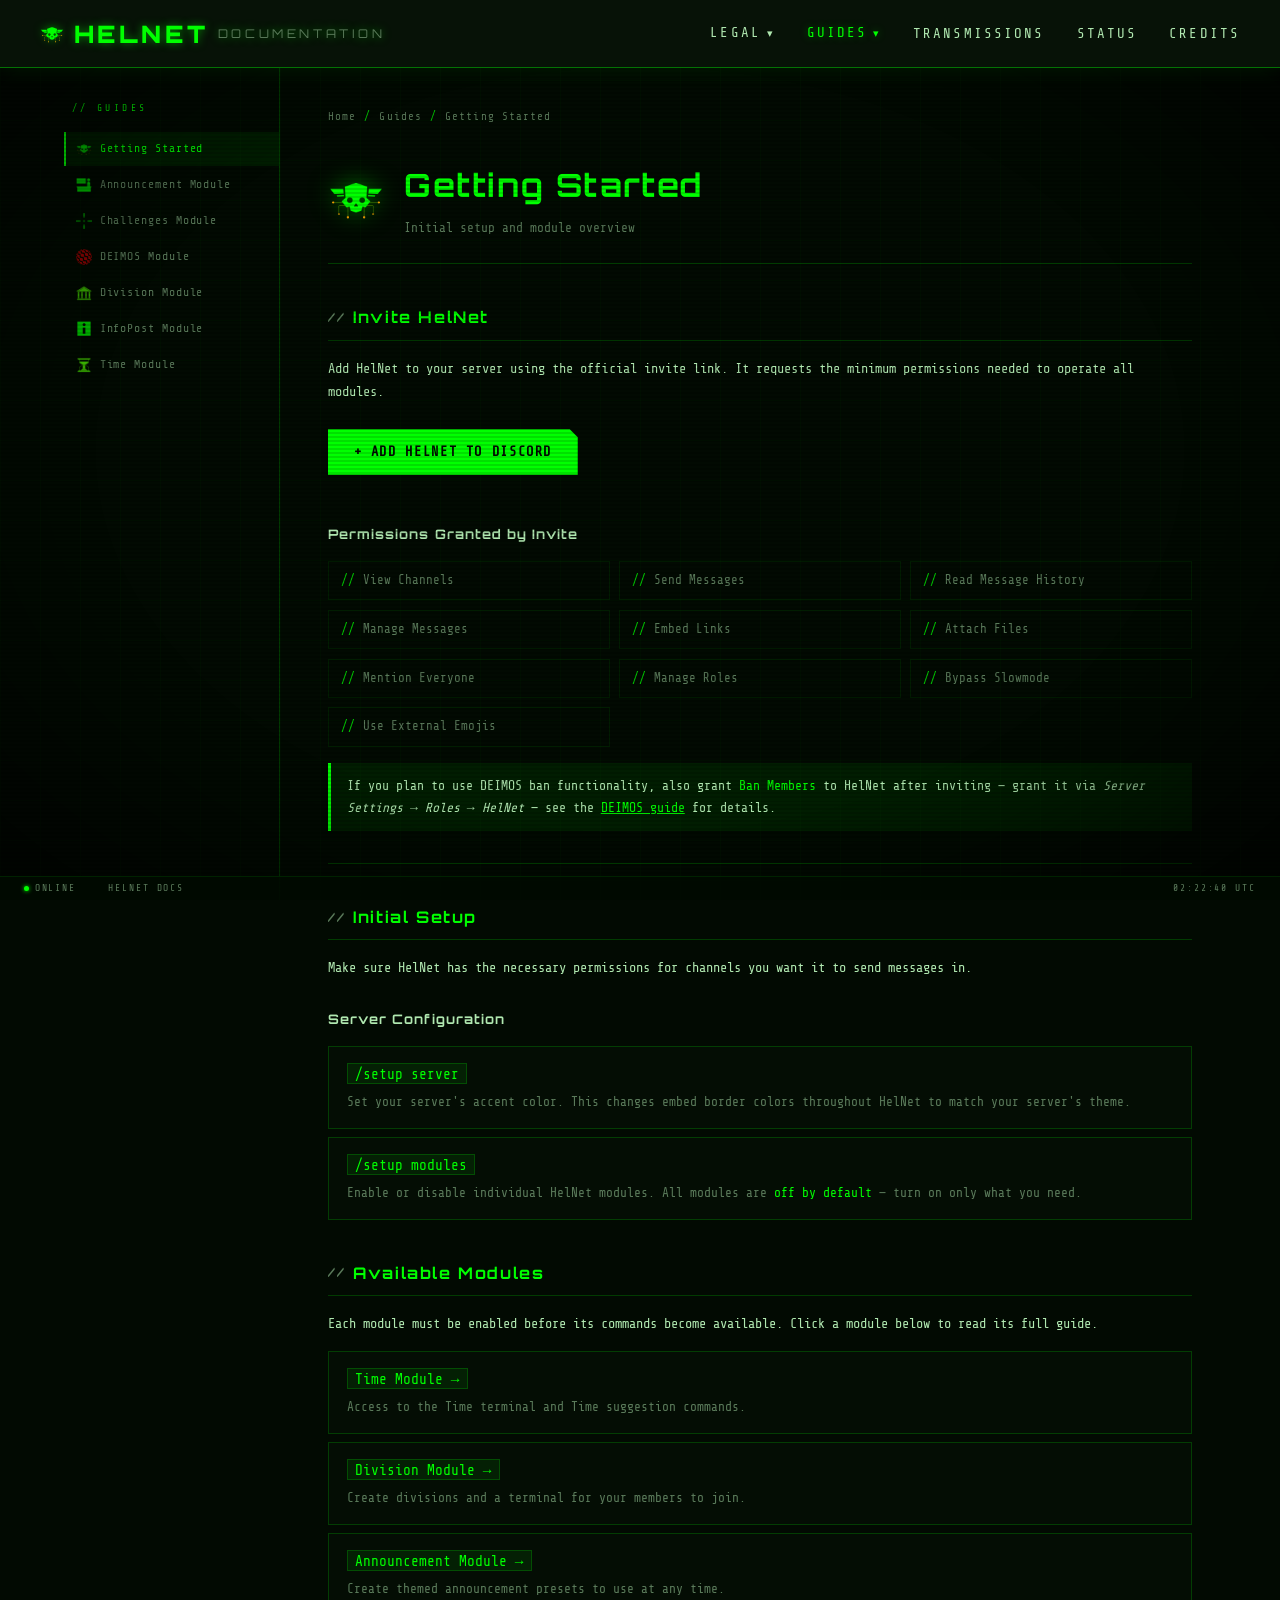
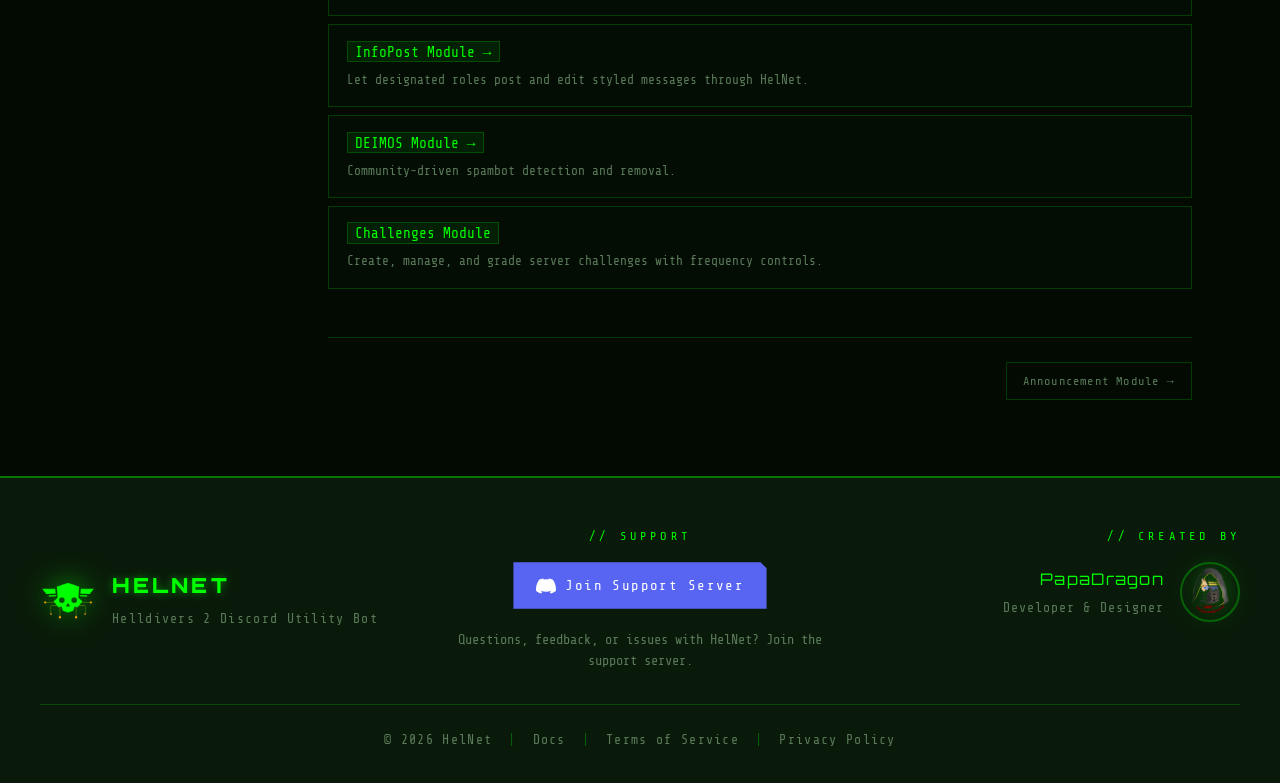
<file: guides/getting-started.html>
﻿<!DOCTYPE html>
<html lang="en">
<head>
<meta charset="UTF-8">
<meta name="viewport" content="width=device-width, initial-scale=1.0">
<link rel="icon" type="image/png" href="../Assets/HelNet_Logo.png">
<title>Getting Started — HelNet Docs</title>
<link href="https://fonts.googleapis.com/css2?family=Share+Tech+Mono&family=Orbitron:wght@400;700;900&display=swap" rel="stylesheet">
<link rel="stylesheet" href="../Assets/shared.css?v=2">
<style>
  /* LAYOUT */
  .page-wrap {
    display: flex; min-height: 100vh; padding-top: 68px; padding-bottom: 36px;
    position: relative; z-index: 1;
    max-width: 1200px; margin: 0 auto;
  }

  /* SIDEBAR */
  .sidebar {
    width: 240px; flex-shrink: 0;
    position: sticky; top: 68px; height: calc(100vh - 68px);
    overflow-y: auto; padding: 2rem 0 2rem 1.5rem;
    border-right: 1px solid var(--border);
  }
  .sidebar-label {
    font-size: 0.6rem; letter-spacing: 0.35em; color: var(--green);
    text-transform: uppercase; margin-bottom: 1rem; padding-left: 0.5rem;
  }
  .sidebar-nav { list-style: none; }
  .sidebar-nav li { margin-bottom: 2px; }
  .sidebar-nav a {
    display: flex; align-items: center; gap: 0.5rem;
    padding: 0.45rem 0.6rem;
    color: var(--text-dim); text-decoration: none;
    font-size: 0.72rem; letter-spacing: 0.08em;
    border-left: 2px solid transparent;
    transition: all 0.15s;
  }
  .sidebar-nav a img { width: 16px; height: 16px; object-fit: contain; opacity: 0.7; flex-shrink:0; }
  .sidebar-nav a:hover { color: var(--text); border-left-color: var(--green-dim); background: var(--green-faint); }
  .sidebar-nav a.active { color: var(--green); border-left-color: var(--green); background: var(--green-faint); }

  /* CONTENT */
  .content {
    flex: 1; padding: 2.5rem 3rem; min-width: 0;
  }

  /* BREADCRUMB */
  .breadcrumb {
    font-size: 0.68rem; color: var(--text-dim); letter-spacing: 0.1em;
    margin-bottom: 2rem; display: flex; align-items: center; gap: 0.5rem;
  }
  .breadcrumb a { color: var(--text-dim); text-decoration: none; }
  .breadcrumb a:hover { color: var(--green); }
  .breadcrumb span { color: var(--green-dim); }

  /* PAGE HEADER */
  .page-header {
    display: flex; align-items: center; gap: 1.25rem;
    margin-bottom: 0.75rem; padding-bottom: 1.5rem;
    border-bottom: 1px solid var(--border);
  }
  .page-header img {
    width: 56px; height: 56px; object-fit: contain;
    filter: drop-shadow(0 0 12px rgba(0,255,0,0.5));
    flex-shrink: 0;
  }
  .page-header-text h1 {
    font-family: var(--display); font-size: clamp(1.3rem, 3vw, 2rem);
    font-weight: 700; color: var(--green); letter-spacing: 0.05em;
  }
  .page-header-text p {
    color: var(--text-dim); font-size: 0.8rem; margin-top: 0.3rem;
  }

  /* CONTENT STYLES */
  .doc h2 {
    font-family: var(--display); font-size: 1rem; font-weight: 700;
    color: var(--green); letter-spacing: 0.1em; margin: 2.5rem 0 1rem;
    padding-bottom: 0.5rem; border-bottom: 1px solid var(--border);
    display: flex; align-items: center; gap: 0.5rem;
  }
  .doc h2::before { content: '//'; color: var(--text-dim); font-size: 0.8rem; }
  .doc h3 {
    font-family: var(--display); font-size: 0.82rem; font-weight: 700;
    color: var(--text); letter-spacing: 0.08em; margin: 1.75rem 0 0.75rem;
  }
  .doc p { color: var(--text); margin-bottom: 0.9rem; font-size: 0.85rem; }
  .doc ul, .doc ol {
    padding-left: 1.5rem; margin-bottom: 1rem; color: var(--text); font-size: 0.85rem;
  }
  .doc li { margin-bottom: 0.35rem; }
  .doc li::marker { color: var(--green); }
  .doc ul ul { margin-top: 0.35rem; }
  .doc code {
    background: var(--green-faint); border: 1px solid var(--border);
    padding: 0.1rem 0.45rem; font-family: var(--mono); font-size: 0.82em;
    color: var(--green);
  }
  .doc pre {
    background: #010601; border: 1px solid var(--border);
    padding: 1.25rem; margin: 1rem 0; overflow-x: auto;
    font-size: 0.8rem; color: var(--text);
  }
  .doc hr {
    border: none; border-top: 1px solid var(--border); margin: 2rem 0;
  }
  .doc strong { color: var(--green); font-weight: normal; }
  .doc .note {
    border-left: 3px solid var(--green); padding: 0.75rem 1rem;
    background: var(--green-faint); margin: 1rem 0; font-size: 0.82rem;
  }
  .doc .warn {
    border-left: 3px solid var(--red); padding: 0.75rem 1rem;
    background: rgba(255,0,0,0.05); margin: 1rem 0; font-size: 0.82rem; color: var(--red-soft);
  }

  /* INVITE BUTTON */
  .invite-btn {
    display: inline-flex; align-items: center; gap: 0.6rem;
    background: var(--green); color: #020a02; text-decoration: none;
    padding: 0.7rem 1.6rem; font-family: var(--mono); font-size: 0.85rem;
    font-weight: 700; letter-spacing: 0.12em; text-transform: uppercase;
    transition: all 0.2s; margin: 0.75rem 0 1.25rem;
    clip-path: polygon(0 0, calc(100% - 8px) 0, 100% 8px, 100% 100%, 0 100%);
  }
  .invite-btn:hover { background: #33ff33; box-shadow: 0 0 30px rgba(0,255,0,0.4); transform: translateY(-1px); }

  /* STEP BOXES */
  .steps { display: flex; flex-direction: column; gap: 0.75rem; margin: 1rem 0; }
  .step-box {
    display: flex; gap: 1rem; align-items: flex-start;
    border: 1px solid var(--border); padding: 1rem 1.25rem;
    background: rgba(0,255,0,0.02);
  }
  .step-num {
    font-family: var(--display); font-size: 1.4rem; font-weight: 900;
    color: rgba(0,255,0,0.15); line-height: 1; flex-shrink: 0; width: 2rem; text-align: center;
  }
  .step-body { flex: 1; }
  .step-body strong { display: block; color: var(--green); font-size: 0.8rem; margin-bottom: 0.25rem; letter-spacing: 0.05em; }
  .step-body p { margin: 0; font-size: 0.82rem; color: var(--text-dim); }

  /* FLOW */
  .flow {
    display: flex; flex-wrap: wrap; align-items: center; gap: 0.4rem; margin: 1.25rem 0;
  }
  .flow-step {
    border: 1px solid var(--border); padding: 0.45rem 0.8rem;
    font-size: 0.75rem; color: var(--text); background: rgba(0,255,0,0.03);
  }
  .flow-step.highlight { border-color: var(--green); color: var(--green); }
  .flow-arrow { color: var(--green-dim); font-size: 0.8rem; }

  /* COMMAND CARDS */
  .cmd-list { display: flex; flex-direction: column; gap: 0.5rem; margin: 1rem 0; }
  .cmd-card {
    border: 1px solid var(--border); padding: 0.9rem 1.1rem;
    background: var(--bg2);
  }
  .cmd-card code { font-size: 0.9rem; }
  .cmd-card p { margin: 0.35rem 0 0; font-size: 0.8rem; color: var(--text-dim); }
  .cmd-card .perm { font-size: 0.7rem; color: var(--text-dim); margin-top: 0.3rem; opacity: 0.7; }

  /* RULES GRID */
  .rules-grid {
    display: grid; grid-template-columns: repeat(auto-fill, minmax(220px,1fr));
    gap: 0.6rem; margin: 1rem 0;
  }
  .rule-item {
    font-size: 0.78rem; color: var(--text-dim);
    display: flex; gap: 0.5rem; align-items: flex-start;
    padding: 0.5rem 0.75rem; border: 1px solid rgba(0,255,0,0.08);
  }
  .rule-item::before { content: '//'; color: var(--green-dim); flex-shrink: 0; }

  /* PAGE NAV */
  .page-nav {
    display: flex; justify-content: space-between; align-items: center;
    margin-top: 3rem; padding-top: 1.5rem; border-top: 1px solid var(--border);
  }
  .page-nav-btn {
    color: var(--text-dim); text-decoration: none; font-size: 0.75rem;
    letter-spacing: 0.1em; padding: 0.5rem 1rem;
    border: 1px solid var(--border); transition: all 0.2s;
  }
  .page-nav-btn:hover { color: var(--green); border-color: var(--green); background: var(--green-faint); }

  /* RESPONSIVE */
  @media (max-width: 768px) {
    .sidebar { display: none; }
    .content { padding: 1.5rem; }
    .page-header img { width: 40px; height: 40px; }
  }
</style>
</head>
<body>
<div class="grid-bg"></div>
<div class="status-bar">
  <span><span class="status-dot"></span>ONLINE</span>
  <span>HELNET DOCS</span>
  <span style="flex:1"></span>
  <span id="utc-clock"></span>
</div>

<nav>
  <a href="../" class="nav-logo">
    <img src="../Assets/HelNet_Logo.png" alt="HelNet">
    HELNET <span>DOCUMENTATION</span>
  </a>
  <ul class="nav-links">
    <li class="nav-dropdown">
      <button class="nav-dropbtn">Legal</button>
      <ul class="nav-dropdown-menu">
        <li><a href="../terms">Terms of Service</a></li>
        <li><a href="../privacy">Privacy Policy</a></li>
      </ul>
    </li>
    <li class="nav-dropdown">
      <button class="nav-dropbtn">Guides</button>
      <ul class="nav-dropdown-menu">
        <li><a href="getting-started">Getting Started</a></li>
        <li class="nav-dropdown-sep"></li>
        <li><a href="announcement-module">Announcement Module</a></li>
        <li><a href="challenges-module">Challenges Module</a></li>
        <li><a href="deimos-module">Deimos Module</a></li>
        <li><a href="division-module">Division Module</a></li>
        <li><a href="infopost-module">Infopost Module</a></li>
        <li><a href="time-module">Time Module</a></li>
      </ul>
    </li>
    <li><a href="../transmissions">Transmissions</a></li>
    <li><a href="../status">Status</a></li>
    <li><a href="../credits">Credits</a></li>
  </ul>
  <button class="nav-hamburger" id="nav-hamburger" aria-label="Toggle menu"><span></span><span></span><span></span></button>
</nav>
<div class="nav-mobile" id="nav-mobile">
  <div class="nav-mobile-section">
    <div class="nav-mobile-label">Navigation</div>
    <a href="../">Home</a>
    <a href="../transmissions">Transmissions</a>
    <a href="../status">Status</a>
    <a href="../credits">Credits</a>
  </div>
  <div class="nav-mobile-section">
    <div class="nav-mobile-label">Legal</div>
    <a href="../terms">Terms of Service</a>
    <a href="../privacy">Privacy Policy</a>
  </div>
  <div class="nav-mobile-section">
    <div class="nav-mobile-label">Guides</div>
    <a href="getting-started">Getting Started</a>
    <a href="announcement-module">Announcement Module</a>
    <a href="challenges-module">Challenges Module</a>
    <a href="deimos-module">Deimos Module</a>
    <a href="division-module">Division Module</a>
    <a href="infopost-module">Infopost Module</a>
    <a href="time-module">Time Module</a>
  </div>
</div>

<div class="page-wrap">
  <aside class="sidebar">
    <div class="sidebar-label">// Guides</div>
    <ul class="sidebar-nav">
      <li><a href="getting-started" class='active'>
        <img src="../Assets/HelNet_Logo.png" alt=""> Getting Started
      </a></li>
      <li><a href="announcement-module" >
        <img src="../Assets/Announcement_Icon_1.png" alt=""> Announcement Module
      </a></li>
      <li><a href="challenges-module" >
        <img src="../Assets/Challenges_Icon.png" alt=""> Challenges Module
      </a></li>
      <li><a href="deimos-module" >
        <img src="../Assets/Deimos_Icon.png" alt=""> DEIMOS Module
      </a></li>
      <li><a href="division-module" >
        <img src="../Assets/Division_Icon.png" alt=""> Division Module
      </a></li>
      <li><a href="infopost-module" >
        <img src="../Assets/Info_Icon.png" alt=""> InfoPost Module
      </a></li>
      <li><a href="time-module" >
        <img src="../Assets/Time_Icon.png" alt=""> Time Module
      </a></li>
    </ul>
  </aside>

  <main class="content">
    <div class="breadcrumb">
      <a href="../">Home</a>
      <span>/</span>
      <a href="getting-started">Guides</a>
      <span>/</span>
      Getting Started
    </div>

    <div class="page-header">
      <img src="../Assets/HelNet_Logo.png" alt="Getting Started">
      <div class="page-header-text">
        <h1>Getting Started</h1>
        <p>Initial setup and module overview</p>
      </div>
    </div>

    <div class="doc">
      
<h2>Invite HelNet</h2>
<p>Add HelNet to your server using the official invite link. It requests the minimum permissions needed to operate all modules.</p>

<a href="https://discord.com/oauth2/authorize?client_id=1421991517060595823&permissions=4503599896325120&integration_type=0&scope=bot" target="_blank" class="invite-btn">+ Add HelNet to Discord</a>

<h3>Permissions Granted by Invite</h3>
<div class="rules-grid">
  <div class="rule-item">View Channels</div>
  <div class="rule-item">Send Messages</div>
  <div class="rule-item">Read Message History</div>
  <div class="rule-item">Manage Messages</div>
  <div class="rule-item">Embed Links</div>
  <div class="rule-item">Attach Files</div>
  <div class="rule-item">Mention Everyone</div>
  <div class="rule-item">Manage Roles</div>
  <div class="rule-item">Bypass Slowmode</div>
  <div class="rule-item">Use External Emojis</div>
</div>
<div class="note">If you plan to use DEIMOS ban functionality, also grant <strong>Ban Members</strong> to HelNet after inviting — grant it via <em>Server Settings → Roles → HelNet</em> — see the <a href="deimos-module" style="color:var(--green)">DEIMOS guide</a> for details.</div>

<hr>

<h2>Initial Setup</h2>
<p>Make sure HelNet has the necessary permissions for channels you want it to send messages in.</p>

<h3>Server Configuration</h3>
<div class="cmd-list">
  <div class="cmd-card">
    <code>/setup server</code>
    <p>Set your server's accent color. This changes embed border colors throughout HelNet to match your server's theme.</p>
  </div>
  <div class="cmd-card">
    <code>/setup modules</code>
    <p>Enable or disable individual HelNet modules. All modules are <strong>off by default</strong> — turn on only what you need.</p>
  </div>
</div>

<h2>Available Modules</h2>
<p>Each module must be enabled before its commands become available. Click a module below to read its full guide.</p>

<div class="cmd-list">
  <div class="cmd-card">
    <code><a href="time-module" style="color:var(--green);text-decoration:none">Time Module →</a></code>
    <p>Access to the Time terminal and Time suggestion commands.</p>
  </div>
  <div class="cmd-card">
    <code><a href="division-module" style="color:var(--green);text-decoration:none">Division Module →</a></code>
    <p>Create divisions and a terminal for your members to join.</p>
  </div>
  <div class="cmd-card">
    <code><a href="announcement-module" style="color:var(--green);text-decoration:none">Announcement Module →</a></code>
    <p>Create themed announcement presets to use at any time.</p>
  </div>
  <div class="cmd-card">
    <code><a href="infopost-module" style="color:var(--green);text-decoration:none">InfoPost Module →</a></code>
    <p>Let designated roles post and edit styled messages through HelNet.</p>
  </div>
  <div class="cmd-card">
    <code><a href="deimos-module" style="color:var(--green);text-decoration:none">DEIMOS Module →</a></code>
    <p>Community-driven spambot detection and removal.</p>
  </div>
  <div class="cmd-card">
    <code><a href="challenges-module" style="color:var(--green);text-decoration:none">Challenges Module </a></code>
    <p>Create, manage, and grade server challenges with frequency controls.</p>
  </div>
</div>

    </div>

    <div class="page-nav">
      <span></span>
      <a href="announcement-module" class="page-nav-btn">Announcement Module →</a>
    </div>
  </main>
</div>

<script src="../Assets/nav.js?v=2"></script>
<footer>
  <div class="footer-inner">
    <div class="footer-brand">
      <img src="../Assets/HelNet_Logo.png" alt="HelNet" class="footer-logo-img">
      <div>
        <div class="footer-logo-text">HELNET</div>
        <div class="footer-tagline">Helldivers 2 Discord Utility Bot</div>
      </div>
    </div>

    <div class="footer-support">
      <div class="footer-section-label">// SUPPORT</div>
      <a href="https://discord.gg/FbEyP9WFdA" class="support-btn" target="_blank">
        <svg width="20" height="20" viewBox="0 0 24 24" fill="currentColor"><path d="M20.317 4.37a19.791 19.791 0 0 0-4.885-1.515.074.074 0 0 0-.079.037c-.21.375-.444.864-.608 1.25a18.27 18.27 0 0 0-5.487 0 12.64 12.64 0 0 0-.617-1.25.077.077 0 0 0-.079-.037A19.736 19.736 0 0 0 3.677 4.37a.07.07 0 0 0-.032.027C.533 9.046-.32 13.58.099 18.057a.082.082 0 0 0 .031.057 19.9 19.9 0 0 0 5.993 3.03.078.078 0 0 0 .084-.028 14.09 14.09 0 0 0 1.226-1.994.076.076 0 0 0-.041-.106 13.107 13.107 0 0 1-1.872-.892.077.077 0 0 1-.008-.128 10.2 10.2 0 0 0 .372-.292.074.074 0 0 1 .077-.01c3.928 1.793 8.18 1.793 12.062 0a.074.074 0 0 1 .078.01c.12.098.246.198.373.292a.077.077 0 0 1-.006.127 12.299 12.299 0 0 1-1.873.892.077.077 0 0 0-.041.107c.36.698.772 1.362 1.225 1.993a.076.076 0 0 0 .084.028 19.839 19.839 0 0 0 6.002-3.03.077.077 0 0 0 .032-.054c.5-5.177-.838-9.674-3.549-13.66a.061.061 0 0 0-.031-.03z"/></svg>
        Join Support Server
      </a>
      <p class="support-desc">Questions, feedback, or issues with HelNet? Join the support server.</p>
    </div>

    <div class="footer-credit">
      <div class="footer-section-label">// CREATED BY</div>
      <div class="credit-card">
        <div>
          <div class="credit-name">PapaDragon</div>
          <div class="credit-role">Developer &amp; Designer</div>
        </div>
        <img src="../Assets/PapaDragon-creditPFP.png" alt="PapaDragon" class="credit-pfp">
      </div>
    </div>
  </div>
  <div class="footer-bottom">
    <span>© 2026 HelNet</span>
    <span class="footer-divider">|</span>
    <a href="getting-started">Docs</a>
    <span class="footer-divider">|</span>
    <a href="../terms">Terms of Service</a>
    <span class="footer-divider">|</span>
    <a href="../privacy">Privacy Policy</a>
  </div>
</footer>
</body>
</html>
</file>
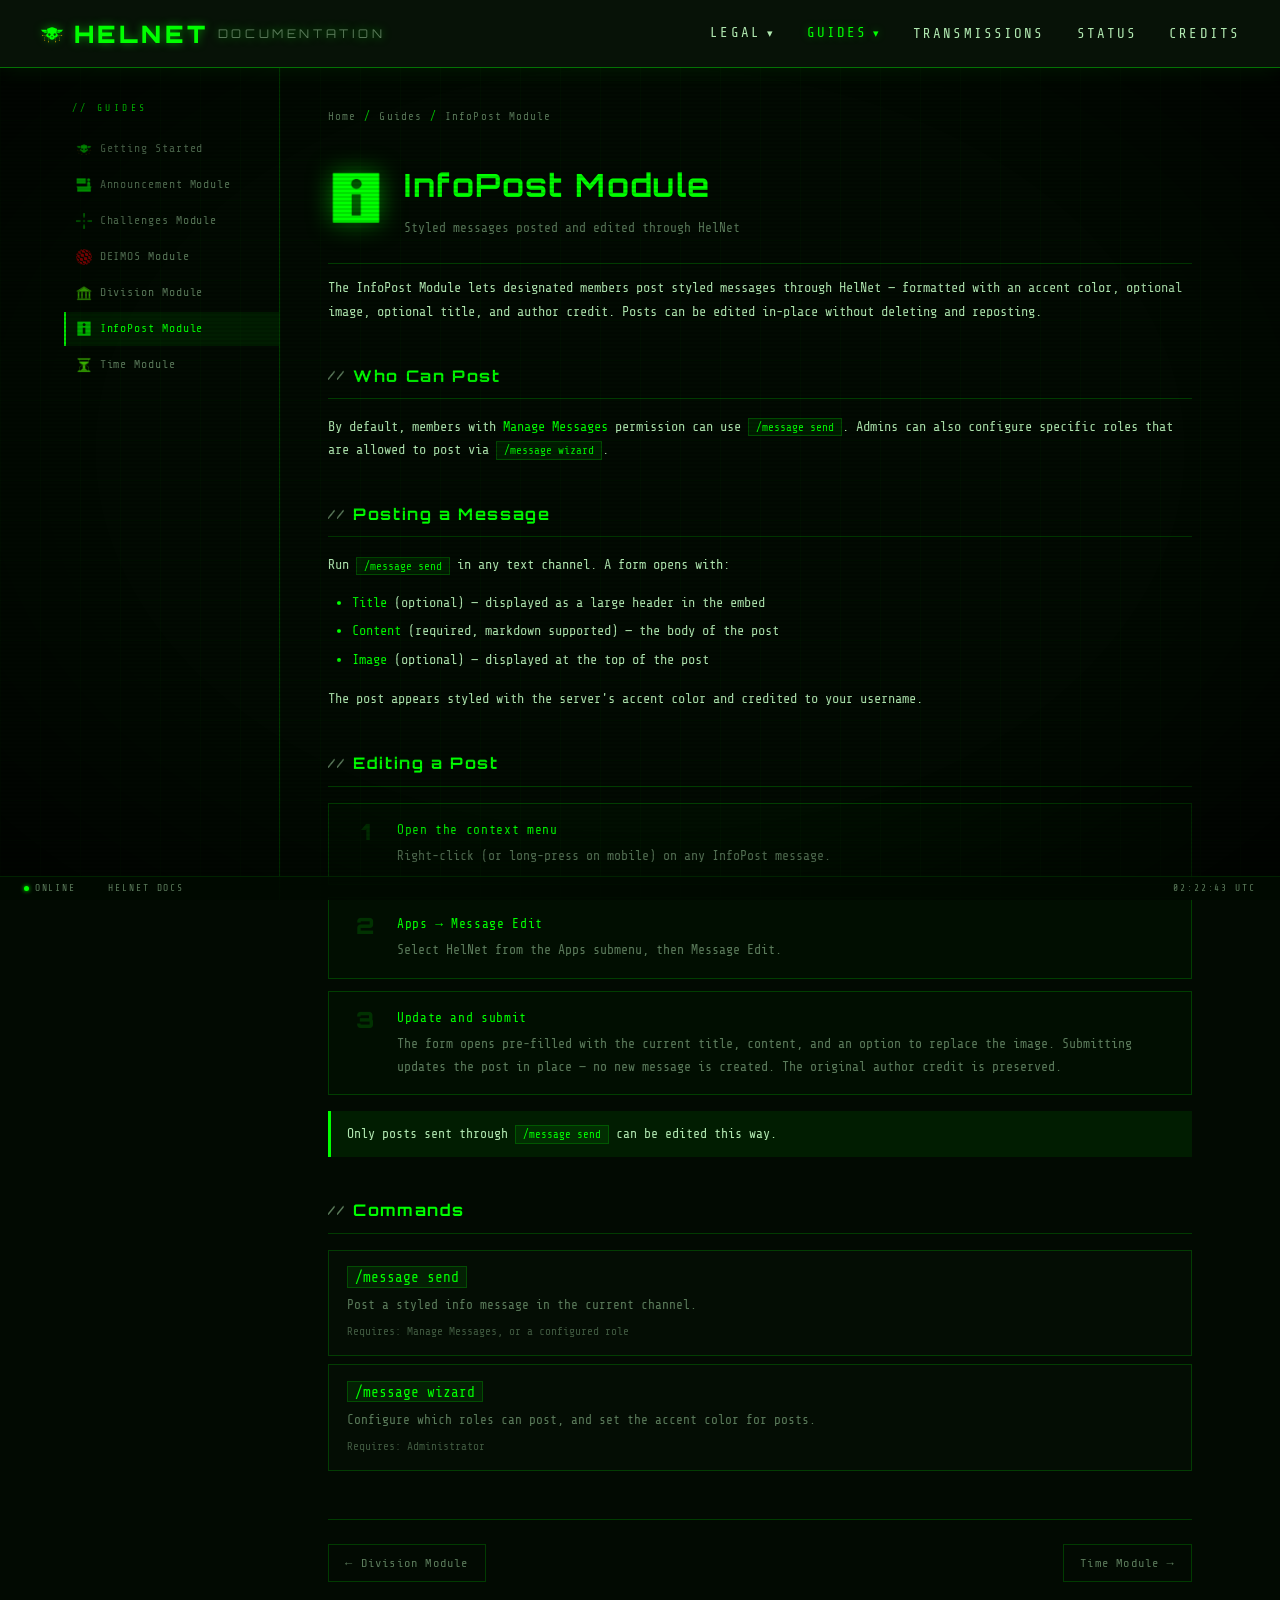
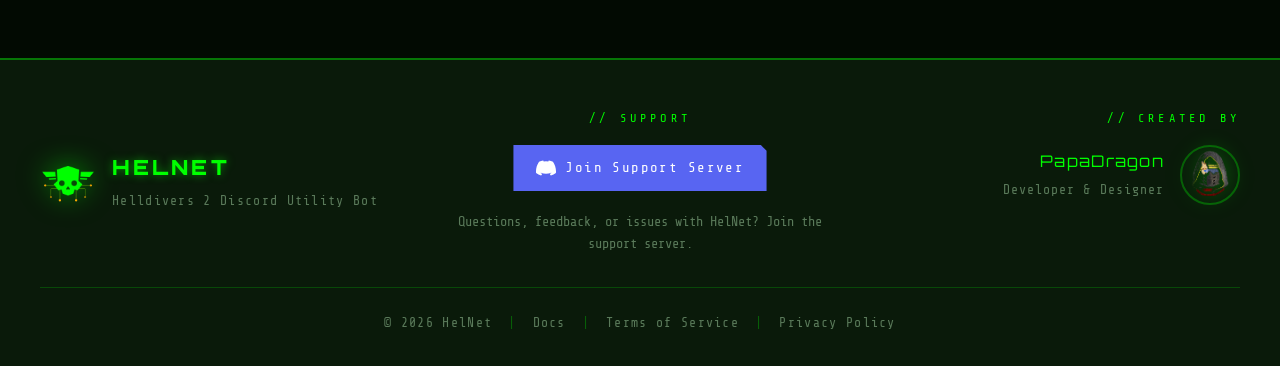
<file: guides/infopost-module.html>
﻿<!DOCTYPE html>
<html lang="en">
<head>
<meta charset="UTF-8">
<meta name="viewport" content="width=device-width, initial-scale=1.0">
<link rel="icon" type="image/png" href="../Assets/HelNet_Logo.png">
<title>InfoPost Module — HelNet Docs</title>
<link href="https://fonts.googleapis.com/css2?family=Share+Tech+Mono&family=Orbitron:wght@400;700;900&display=swap" rel="stylesheet">
<link rel="stylesheet" href="../Assets/shared.css?v=2">
<style>
  /* LAYOUT */
  .page-wrap {
    display: flex; min-height: 100vh; padding-top: 68px; padding-bottom: 36px;
    position: relative; z-index: 1;
    max-width: 1200px; margin: 0 auto;
  }

  /* SIDEBAR */
  .sidebar {
    width: 240px; flex-shrink: 0;
    position: sticky; top: 68px; height: calc(100vh - 68px);
    overflow-y: auto; padding: 2rem 0 2rem 1.5rem;
    border-right: 1px solid var(--border);
  }
  .sidebar-label {
    font-size: 0.6rem; letter-spacing: 0.35em; color: var(--green);
    text-transform: uppercase; margin-bottom: 1rem; padding-left: 0.5rem;
  }
  .sidebar-nav { list-style: none; }
  .sidebar-nav li { margin-bottom: 2px; }
  .sidebar-nav a {
    display: flex; align-items: center; gap: 0.5rem;
    padding: 0.45rem 0.6rem;
    color: var(--text-dim); text-decoration: none;
    font-size: 0.72rem; letter-spacing: 0.08em;
    border-left: 2px solid transparent;
    transition: all 0.15s;
  }
  .sidebar-nav a img { width: 16px; height: 16px; object-fit: contain; opacity: 0.7; flex-shrink:0; }
  .sidebar-nav a:hover { color: var(--text); border-left-color: var(--green-dim); background: var(--green-faint); }
  .sidebar-nav a.active { color: var(--green); border-left-color: var(--green); background: var(--green-faint); }

  /* CONTENT */
  .content {
    flex: 1; padding: 2.5rem 3rem; min-width: 0;
  }

  /* BREADCRUMB */
  .breadcrumb {
    font-size: 0.68rem; color: var(--text-dim); letter-spacing: 0.1em;
    margin-bottom: 2rem; display: flex; align-items: center; gap: 0.5rem;
  }
  .breadcrumb a { color: var(--text-dim); text-decoration: none; }
  .breadcrumb a:hover { color: var(--green); }
  .breadcrumb span { color: var(--green-dim); }

  /* PAGE HEADER */
  .page-header {
    display: flex; align-items: center; gap: 1.25rem;
    margin-bottom: 0.75rem; padding-bottom: 1.5rem;
    border-bottom: 1px solid var(--border);
  }
  .page-header img {
    width: 56px; height: 56px; object-fit: contain;
    filter: drop-shadow(0 0 12px rgba(0,255,0,0.5));
    flex-shrink: 0;
  }
  .page-header-text h1 {
    font-family: var(--display); font-size: clamp(1.3rem, 3vw, 2rem);
    font-weight: 700; color: var(--green); letter-spacing: 0.05em;
  }
  .page-header-text p {
    color: var(--text-dim); font-size: 0.8rem; margin-top: 0.3rem;
  }

  /* CONTENT STYLES */
  .doc h2 {
    font-family: var(--display); font-size: 1rem; font-weight: 700;
    color: var(--green); letter-spacing: 0.1em; margin: 2.5rem 0 1rem;
    padding-bottom: 0.5rem; border-bottom: 1px solid var(--border);
    display: flex; align-items: center; gap: 0.5rem;
  }
  .doc h2::before { content: '//'; color: var(--text-dim); font-size: 0.8rem; }
  .doc h3 {
    font-family: var(--display); font-size: 0.82rem; font-weight: 700;
    color: var(--text); letter-spacing: 0.08em; margin: 1.75rem 0 0.75rem;
  }
  .doc p { color: var(--text); margin-bottom: 0.9rem; font-size: 0.85rem; }
  .doc ul, .doc ol {
    padding-left: 1.5rem; margin-bottom: 1rem; color: var(--text); font-size: 0.85rem;
  }
  .doc li { margin-bottom: 0.35rem; }
  .doc li::marker { color: var(--green); }
  .doc ul ul { margin-top: 0.35rem; }
  .doc code {
    background: var(--green-faint); border: 1px solid var(--border);
    padding: 0.1rem 0.45rem; font-family: var(--mono); font-size: 0.82em;
    color: var(--green);
  }
  .doc pre {
    background: #010601; border: 1px solid var(--border);
    padding: 1.25rem; margin: 1rem 0; overflow-x: auto;
    font-size: 0.8rem; color: var(--text);
  }
  .doc hr {
    border: none; border-top: 1px solid var(--border); margin: 2rem 0;
  }
  .doc strong { color: var(--green); font-weight: normal; }
  .doc .note {
    border-left: 3px solid var(--green); padding: 0.75rem 1rem;
    background: var(--green-faint); margin: 1rem 0; font-size: 0.82rem;
  }
  .doc .warn {
    border-left: 3px solid var(--red); padding: 0.75rem 1rem;
    background: rgba(255,0,0,0.05); margin: 1rem 0; font-size: 0.82rem; color: var(--red-soft);
  }

  /* STEP BOXES */
  .steps { display: flex; flex-direction: column; gap: 0.75rem; margin: 1rem 0; }
  .step-box {
    display: flex; gap: 1rem; align-items: flex-start;
    border: 1px solid var(--border); padding: 1rem 1.25rem;
    background: rgba(0,255,0,0.02);
  }
  .step-num {
    font-family: var(--display); font-size: 1.4rem; font-weight: 900;
    color: rgba(0,255,0,0.15); line-height: 1; flex-shrink: 0; width: 2rem; text-align: center;
  }
  .step-body { flex: 1; }
  .step-body strong { display: block; color: var(--green); font-size: 0.8rem; margin-bottom: 0.25rem; letter-spacing: 0.05em; }
  .step-body p { margin: 0; font-size: 0.82rem; color: var(--text-dim); }

  /* FLOW */
  .flow {
    display: flex; flex-wrap: wrap; align-items: center; gap: 0.4rem; margin: 1.25rem 0;
  }
  .flow-step {
    border: 1px solid var(--border); padding: 0.45rem 0.8rem;
    font-size: 0.75rem; color: var(--text); background: rgba(0,255,0,0.03);
  }
  .flow-step.highlight { border-color: var(--green); color: var(--green); }
  .flow-arrow { color: var(--green-dim); font-size: 0.8rem; }

  /* COMMAND CARDS */
  .cmd-list { display: flex; flex-direction: column; gap: 0.5rem; margin: 1rem 0; }
  .cmd-card {
    border: 1px solid var(--border); padding: 0.9rem 1.1rem;
    background: var(--bg2);
  }
  .cmd-card code { font-size: 0.9rem; }
  .cmd-card p { margin: 0.35rem 0 0; font-size: 0.8rem; color: var(--text-dim); }
  .cmd-card .perm { font-size: 0.7rem; color: var(--text-dim); margin-top: 0.3rem; opacity: 0.7; }

  /* RULES GRID */
  .rules-grid {
    display: grid; grid-template-columns: repeat(auto-fill, minmax(220px,1fr));
    gap: 0.6rem; margin: 1rem 0;
  }
  .rule-item {
    font-size: 0.78rem; color: var(--text-dim);
    display: flex; gap: 0.5rem; align-items: flex-start;
    padding: 0.5rem 0.75rem; border: 1px solid rgba(0,255,0,0.08);
  }
  .rule-item::before { content: '//'; color: var(--green-dim); flex-shrink: 0; }

  /* PAGE NAV */
  .page-nav {
    display: flex; justify-content: space-between; align-items: center;
    margin-top: 3rem; padding-top: 1.5rem; border-top: 1px solid var(--border);
  }
  .page-nav-btn {
    color: var(--text-dim); text-decoration: none; font-size: 0.75rem;
    letter-spacing: 0.1em; padding: 0.5rem 1rem;
    border: 1px solid var(--border); transition: all 0.2s;
  }
  .page-nav-btn:hover { color: var(--green); border-color: var(--green); background: var(--green-faint); }

  /* RESPONSIVE */
  @media (max-width: 768px) {
    .sidebar { display: none; }
    .content { padding: 1.5rem; }
    .page-header img { width: 40px; height: 40px; }
  }
</style>
</head>
<body>
<div class="grid-bg"></div>
<div class="status-bar">
  <span><span class="status-dot"></span>ONLINE</span>
  <span>HELNET DOCS</span>
  <span style="flex:1"></span>
  <span id="utc-clock"></span>
</div>

<nav>
  <a href="../" class="nav-logo">
    <img src="../Assets/HelNet_Logo.png" alt="HelNet">
    HELNET <span>DOCUMENTATION</span>
  </a>
  <ul class="nav-links">
    <li class="nav-dropdown">
      <button class="nav-dropbtn">Legal</button>
      <ul class="nav-dropdown-menu">
        <li><a href="../terms">Terms of Service</a></li>
        <li><a href="../privacy">Privacy Policy</a></li>
      </ul>
    </li>
    <li class="nav-dropdown">
      <button class="nav-dropbtn">Guides</button>
      <ul class="nav-dropdown-menu">
        <li><a href="getting-started">Getting Started</a></li>
        <li class="nav-dropdown-sep"></li>
        <li><a href="announcement-module">Announcement Module</a></li>
        <li><a href="challenges-module">Challenges Module</a></li>
        <li><a href="deimos-module">Deimos Module</a></li>
        <li><a href="division-module">Division Module</a></li>
        <li><a href="infopost-module">Infopost Module</a></li>
        <li><a href="time-module">Time Module</a></li>
      </ul>
    </li>
    <li><a href="../transmissions">Transmissions</a></li>
    <li><a href="../status">Status</a></li>
    <li><a href="../credits">Credits</a></li>
  </ul>
  <button class="nav-hamburger" id="nav-hamburger" aria-label="Toggle menu"><span></span><span></span><span></span></button>
</nav>
<div class="nav-mobile" id="nav-mobile">
  <div class="nav-mobile-section">
    <div class="nav-mobile-label">Navigation</div>
    <a href="../">Home</a>
    <a href="../transmissions">Transmissions</a>
    <a href="../status">Status</a>
    <a href="../credits">Credits</a>
  </div>
  <div class="nav-mobile-section">
    <div class="nav-mobile-label">Legal</div>
    <a href="../terms">Terms of Service</a>
    <a href="../privacy">Privacy Policy</a>
  </div>
  <div class="nav-mobile-section">
    <div class="nav-mobile-label">Guides</div>
    <a href="getting-started">Getting Started</a>
    <a href="announcement-module">Announcement Module</a>
    <a href="challenges-module">Challenges Module</a>
    <a href="deimos-module">Deimos Module</a>
    <a href="division-module">Division Module</a>
    <a href="infopost-module">Infopost Module</a>
    <a href="time-module">Time Module</a>
  </div>
</div>

<div class="page-wrap">
  <aside class="sidebar">
    <div class="sidebar-label">// Guides</div>
    <ul class="sidebar-nav">
      <li><a href="getting-started" >
        <img src="../Assets/HelNet_Logo.png" alt=""> Getting Started
      </a></li>
      <li><a href="announcement-module" >
        <img src="../Assets/Announcement_Icon_1.png" alt=""> Announcement Module
      </a></li>
      <li><a href="challenges-module" >
        <img src="../Assets/Challenges_Icon.png" alt=""> Challenges Module
      </a></li>
      <li><a href="deimos-module" >
        <img src="../Assets/Deimos_Icon.png" alt=""> DEIMOS Module
      </a></li>
      <li><a href="division-module" >
        <img src="../Assets/Division_Icon.png" alt=""> Division Module
      </a></li>
      <li><a href="infopost-module" class='active'>
        <img src="../Assets/Info_Icon.png" alt=""> InfoPost Module
      </a></li>
      <li><a href="time-module" >
        <img src="../Assets/Time_Icon.png" alt=""> Time Module
      </a></li>
    </ul>
  </aside>

  <main class="content">
    <div class="breadcrumb">
      <a href="../">Home</a>
      <span>/</span>
      <a href="getting-started">Guides</a>
      <span>/</span>
      InfoPost Module
    </div>

    <div class="page-header">
      <img src="../Assets/Info_Icon.png" alt="InfoPost Module">
      <div class="page-header-text">
        <h1>InfoPost Module</h1>
        <p>Styled messages posted and edited through HelNet</p>
      </div>
    </div>

    <div class="doc">
      
<p>The InfoPost Module lets designated members post styled messages through HelNet — formatted with an accent color, optional image, optional title, and author credit. Posts can be edited in-place without deleting and reposting.</p>

<h2>Who Can Post</h2>
<p>By default, members with <strong>Manage Messages</strong> permission can use <code>/message send</code>. Admins can also configure specific roles that are allowed to post via <code>/message wizard</code>.</p>

<h2>Posting a Message</h2>
<p>Run <code>/message send</code> in any text channel. A form opens with:</p>
<ul>
  <li><strong>Title</strong> (optional) — displayed as a large header in the embed</li>
  <li><strong>Content</strong> (required, markdown supported) — the body of the post</li>
  <li><strong>Image</strong> (optional) — displayed at the top of the post</li>
</ul>
<p>The post appears styled with the server's accent color and credited to your username.</p>

<h2>Editing a Post</h2>
<div class="steps">
  <div class="step-box">
    <div class="step-num">1</div>
    <div class="step-body">
      <strong>Open the context menu</strong>
      <p>Right-click (or long-press on mobile) on any InfoPost message.</p>
    </div>
  </div>
  <div class="step-box">
    <div class="step-num">2</div>
    <div class="step-body">
      <strong>Apps → Message Edit</strong>
      <p>Select HelNet from the Apps submenu, then Message Edit.</p>
    </div>
  </div>
  <div class="step-box">
    <div class="step-num">3</div>
    <div class="step-body">
      <strong>Update and submit</strong>
      <p>The form opens pre-filled with the current title, content, and an option to replace the image. Submitting updates the post in place — no new message is created. The original author credit is preserved.</p>
    </div>
  </div>
</div>
<div class="note">Only posts sent through <code>/message send</code> can be edited this way.</div>

<h2>Commands</h2>
<div class="cmd-list">
  <div class="cmd-card">
    <code>/message send</code>
    <p>Post a styled info message in the current channel.</p>
    <div class="perm">Requires: Manage Messages, or a configured role</div>
  </div>
  <div class="cmd-card">
    <code>/message wizard</code>
    <p>Configure which roles can post, and set the accent color for posts.</p>
    <div class="perm">Requires: Administrator</div>
  </div>
</div>

    </div>

    <div class="page-nav">
      <a href="division-module" class="page-nav-btn">← Division Module</a>
      <a href="time-module" class="page-nav-btn">Time Module →</a>
    </div>
  </main>
</div>

<script src="../Assets/nav.js?v=2"></script>
<footer>
  <div class="footer-inner">
    <div class="footer-brand">
      <img src="../Assets/HelNet_Logo.png" alt="HelNet" class="footer-logo-img">
      <div>
        <div class="footer-logo-text">HELNET</div>
        <div class="footer-tagline">Helldivers 2 Discord Utility Bot</div>
      </div>
    </div>

    <div class="footer-support">
      <div class="footer-section-label">// SUPPORT</div>
      <a href="https://discord.gg/FbEyP9WFdA" class="support-btn" target="_blank">
        <svg width="20" height="20" viewBox="0 0 24 24" fill="currentColor"><path d="M20.317 4.37a19.791 19.791 0 0 0-4.885-1.515.074.074 0 0 0-.079.037c-.21.375-.444.864-.608 1.25a18.27 18.27 0 0 0-5.487 0 12.64 12.64 0 0 0-.617-1.25.077.077 0 0 0-.079-.037A19.736 19.736 0 0 0 3.677 4.37a.07.07 0 0 0-.032.027C.533 9.046-.32 13.58.099 18.057a.082.082 0 0 0 .031.057 19.9 19.9 0 0 0 5.993 3.03.078.078 0 0 0 .084-.028 14.09 14.09 0 0 0 1.226-1.994.076.076 0 0 0-.041-.106 13.107 13.107 0 0 1-1.872-.892.077.077 0 0 1-.008-.128 10.2 10.2 0 0 0 .372-.292.074.074 0 0 1 .077-.01c3.928 1.793 8.18 1.793 12.062 0a.074.074 0 0 1 .078.01c.12.098.246.198.373.292a.077.077 0 0 1-.006.127 12.299 12.299 0 0 1-1.873.892.077.077 0 0 0-.041.107c.36.698.772 1.362 1.225 1.993a.076.076 0 0 0 .084.028 19.839 19.839 0 0 0 6.002-3.03.077.077 0 0 0 .032-.054c.5-5.177-.838-9.674-3.549-13.66a.061.061 0 0 0-.031-.03z"/></svg>
        Join Support Server
      </a>
      <p class="support-desc">Questions, feedback, or issues with HelNet? Join the support server.</p>
    </div>

    <div class="footer-credit">
      <div class="footer-section-label">// CREATED BY</div>
      <div class="credit-card">
        <div>
          <div class="credit-name">PapaDragon</div>
          <div class="credit-role">Developer &amp; Designer</div>
        </div>
        <img src="../Assets/PapaDragon-creditPFP.png" alt="PapaDragon" class="credit-pfp">
      </div>
    </div>
  </div>
  <div class="footer-bottom">
    <span>© 2026 HelNet</span>
    <span class="footer-divider">|</span>
    <a href="getting-started">Docs</a>
    <span class="footer-divider">|</span>
    <a href="../terms">Terms of Service</a>
    <span class="footer-divider">|</span>
    <a href="../privacy">Privacy Policy</a>
  </div>
</footer>
</body>
</html>
</file>
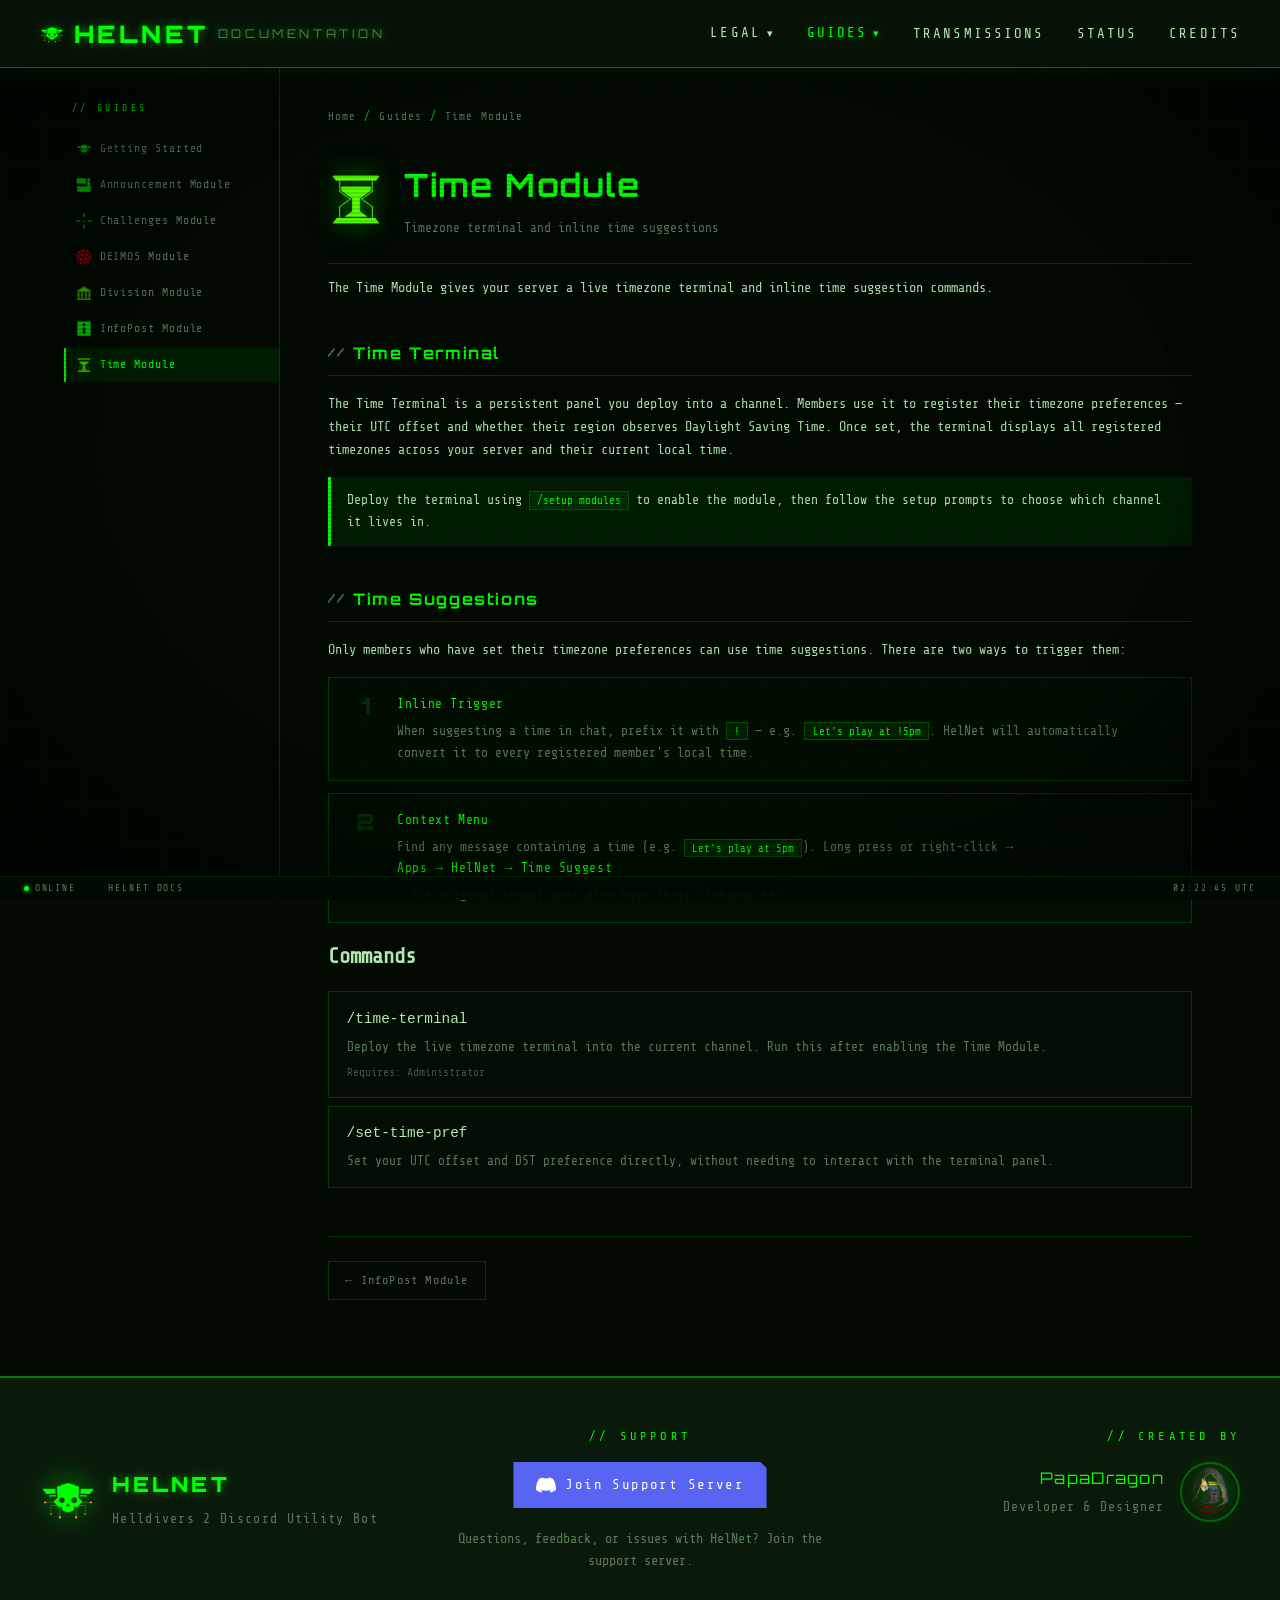
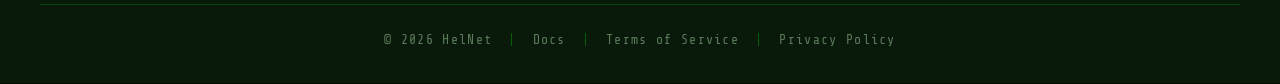
<file: guides/time-module.html>
﻿<!DOCTYPE html>
<html lang="en">
<head>
<meta charset="UTF-8">
<meta name="viewport" content="width=device-width, initial-scale=1.0">
<link rel="icon" type="image/png" href="../Assets/HelNet_Logo.png">
<title>Time Module — HelNet Docs</title>
<link href="https://fonts.googleapis.com/css2?family=Share+Tech+Mono&family=Orbitron:wght@400;700;900&display=swap" rel="stylesheet">
<link rel="stylesheet" href="../Assets/shared.css?v=2">
<style>
  /* LAYOUT */
  .page-wrap {
    display: flex; min-height: 100vh; padding-top: 68px; padding-bottom: 36px;
    position: relative; z-index: 1;
    max-width: 1200px; margin: 0 auto;
  }

  /* SIDEBAR */
  .sidebar {
    width: 240px; flex-shrink: 0;
    position: sticky; top: 68px; height: calc(100vh - 68px);
    overflow-y: auto; padding: 2rem 0 2rem 1.5rem;
    border-right: 1px solid var(--border);
  }
  .sidebar-label {
    font-size: 0.6rem; letter-spacing: 0.35em; color: var(--green);
    text-transform: uppercase; margin-bottom: 1rem; padding-left: 0.5rem;
  }
  .sidebar-nav { list-style: none; }
  .sidebar-nav li { margin-bottom: 2px; }
  .sidebar-nav a {
    display: flex; align-items: center; gap: 0.5rem;
    padding: 0.45rem 0.6rem;
    color: var(--text-dim); text-decoration: none;
    font-size: 0.72rem; letter-spacing: 0.08em;
    border-left: 2px solid transparent;
    transition: all 0.15s;
  }
  .sidebar-nav a img { width: 16px; height: 16px; object-fit: contain; opacity: 0.7; flex-shrink:0; }
  .sidebar-nav a:hover { color: var(--text); border-left-color: var(--green-dim); background: var(--green-faint); }
  .sidebar-nav a.active { color: var(--green); border-left-color: var(--green); background: var(--green-faint); }

  /* CONTENT */
  .content {
    flex: 1; padding: 2.5rem 3rem; min-width: 0;
  }

  /* BREADCRUMB */
  .breadcrumb {
    font-size: 0.68rem; color: var(--text-dim); letter-spacing: 0.1em;
    margin-bottom: 2rem; display: flex; align-items: center; gap: 0.5rem;
  }
  .breadcrumb a { color: var(--text-dim); text-decoration: none; }
  .breadcrumb a:hover { color: var(--green); }
  .breadcrumb span { color: var(--green-dim); }

  /* PAGE HEADER */
  .page-header {
    display: flex; align-items: center; gap: 1.25rem;
    margin-bottom: 0.75rem; padding-bottom: 1.5rem;
    border-bottom: 1px solid var(--border);
  }
  .page-header img {
    width: 56px; height: 56px; object-fit: contain;
    filter: drop-shadow(0 0 12px rgba(0,255,0,0.5));
    flex-shrink: 0;
  }
  .page-header-text h1 {
    font-family: var(--display); font-size: clamp(1.3rem, 3vw, 2rem);
    font-weight: 700; color: var(--green); letter-spacing: 0.05em;
  }
  .page-header-text p {
    color: var(--text-dim); font-size: 0.8rem; margin-top: 0.3rem;
  }

  /* CONTENT STYLES */
  .doc h2 {
    font-family: var(--display); font-size: 1rem; font-weight: 700;
    color: var(--green); letter-spacing: 0.1em; margin: 2.5rem 0 1rem;
    padding-bottom: 0.5rem; border-bottom: 1px solid var(--border);
    display: flex; align-items: center; gap: 0.5rem;
  }
  .doc h2::before { content: '//'; color: var(--text-dim); font-size: 0.8rem; }
  .doc h3 {
    font-family: var(--display); font-size: 0.82rem; font-weight: 700;
    color: var(--text); letter-spacing: 0.08em; margin: 1.75rem 0 0.75rem;
  }
  .doc p { color: var(--text); margin-bottom: 0.9rem; font-size: 0.85rem; }
  .doc ul, .doc ol {
    padding-left: 1.5rem; margin-bottom: 1rem; color: var(--text); font-size: 0.85rem;
  }
  .doc li { margin-bottom: 0.35rem; }
  .doc li::marker { color: var(--green); }
  .doc ul ul { margin-top: 0.35rem; }
  .doc code {
    background: var(--green-faint); border: 1px solid var(--border);
    padding: 0.1rem 0.45rem; font-family: var(--mono); font-size: 0.82em;
    color: var(--green);
  }
  .doc pre {
    background: #010601; border: 1px solid var(--border);
    padding: 1.25rem; margin: 1rem 0; overflow-x: auto;
    font-size: 0.8rem; color: var(--text);
  }
  .doc hr {
    border: none; border-top: 1px solid var(--border); margin: 2rem 0;
  }
  .doc strong { color: var(--green); font-weight: normal; }
  .doc .note {
    border-left: 3px solid var(--green); padding: 0.75rem 1rem;
    background: var(--green-faint); margin: 1rem 0; font-size: 0.82rem;
  }
  .doc .warn {
    border-left: 3px solid var(--red); padding: 0.75rem 1rem;
    background: rgba(255,0,0,0.05); margin: 1rem 0; font-size: 0.82rem; color: var(--red-soft);
  }

  /* STEP BOXES */
  .steps { display: flex; flex-direction: column; gap: 0.75rem; margin: 1rem 0; }
  .step-box {
    display: flex; gap: 1rem; align-items: flex-start;
    border: 1px solid var(--border); padding: 1rem 1.25rem;
    background: rgba(0,255,0,0.02);
  }
  .step-num {
    font-family: var(--display); font-size: 1.4rem; font-weight: 900;
    color: rgba(0,255,0,0.15); line-height: 1; flex-shrink: 0; width: 2rem; text-align: center;
  }
  .step-body { flex: 1; }
  .step-body strong { display: block; color: var(--green); font-size: 0.8rem; margin-bottom: 0.25rem; letter-spacing: 0.05em; }
  .step-body p { margin: 0; font-size: 0.82rem; color: var(--text-dim); }

  /* FLOW */
  .flow {
    display: flex; flex-wrap: wrap; align-items: center; gap: 0.4rem; margin: 1.25rem 0;
  }
  .flow-step {
    border: 1px solid var(--border); padding: 0.45rem 0.8rem;
    font-size: 0.75rem; color: var(--text); background: rgba(0,255,0,0.03);
  }
  .flow-step.highlight { border-color: var(--green); color: var(--green); }
  .flow-arrow { color: var(--green-dim); font-size: 0.8rem; }

  /* COMMAND CARDS */
  .cmd-list { display: flex; flex-direction: column; gap: 0.5rem; margin: 1rem 0; }
  .cmd-card {
    border: 1px solid var(--border); padding: 0.9rem 1.1rem;
    background: var(--bg2);
  }
  .cmd-card code { font-size: 0.9rem; }
  .cmd-card p { margin: 0.35rem 0 0; font-size: 0.8rem; color: var(--text-dim); }
  .cmd-card .perm { font-size: 0.7rem; color: var(--text-dim); margin-top: 0.3rem; opacity: 0.7; }

  /* RULES GRID */
  .rules-grid {
    display: grid; grid-template-columns: repeat(auto-fill, minmax(220px,1fr));
    gap: 0.6rem; margin: 1rem 0;
  }
  .rule-item {
    font-size: 0.78rem; color: var(--text-dim);
    display: flex; gap: 0.5rem; align-items: flex-start;
    padding: 0.5rem 0.75rem; border: 1px solid rgba(0,255,0,0.08);
  }
  .rule-item::before { content: '//'; color: var(--green-dim); flex-shrink: 0; }

  /* PAGE NAV */
  .page-nav {
    display: flex; justify-content: space-between; align-items: center;
    margin-top: 3rem; padding-top: 1.5rem; border-top: 1px solid var(--border);
  }
  .page-nav-btn {
    color: var(--text-dim); text-decoration: none; font-size: 0.75rem;
    letter-spacing: 0.1em; padding: 0.5rem 1rem;
    border: 1px solid var(--border); transition: all 0.2s;
  }
  .page-nav-btn:hover { color: var(--green); border-color: var(--green); background: var(--green-faint); }

  /* RESPONSIVE */
  @media (max-width: 768px) {
    .sidebar { display: none; }
    .content { padding: 1.5rem; }
    .page-header img { width: 40px; height: 40px; }
  }
</style>
</head>
<body>
<div class="grid-bg"></div>
<div class="status-bar">
  <span><span class="status-dot"></span>ONLINE</span>
  <span>HELNET DOCS</span>
  <span style="flex:1"></span>
  <span id="utc-clock"></span>
</div>

<nav>
  <a href="../" class="nav-logo">
    <img src="../Assets/HelNet_Logo.png" alt="HelNet">
    HELNET <span>DOCUMENTATION</span>
  </a>
  <ul class="nav-links">
    <li class="nav-dropdown">
      <button class="nav-dropbtn">Legal</button>
      <ul class="nav-dropdown-menu">
        <li><a href="../terms">Terms of Service</a></li>
        <li><a href="../privacy">Privacy Policy</a></li>
      </ul>
    </li>
    <li class="nav-dropdown">
      <button class="nav-dropbtn">Guides</button>
      <ul class="nav-dropdown-menu">
        <li><a href="getting-started">Getting Started</a></li>
        <li class="nav-dropdown-sep"></li>
        <li><a href="announcement-module">Announcement Module</a></li>
        <li><a href="challenges-module">Challenges Module</a></li>
        <li><a href="deimos-module">Deimos Module</a></li>
        <li><a href="division-module">Division Module</a></li>
        <li><a href="infopost-module">Infopost Module</a></li>
        <li><a href="time-module">Time Module</a></li>
      </ul>
    </li>
    <li><a href="../transmissions">Transmissions</a></li>
    <li><a href="../status">Status</a></li>
    <li><a href="../credits">Credits</a></li>
  </ul>
  <button class="nav-hamburger" id="nav-hamburger" aria-label="Toggle menu"><span></span><span></span><span></span></button>
</nav>
<div class="nav-mobile" id="nav-mobile">
  <div class="nav-mobile-section">
    <div class="nav-mobile-label">Navigation</div>
    <a href="../">Home</a>
    <a href="../transmissions">Transmissions</a>
    <a href="../status">Status</a>
    <a href="../credits">Credits</a>
  </div>
  <div class="nav-mobile-section">
    <div class="nav-mobile-label">Legal</div>
    <a href="../terms">Terms of Service</a>
    <a href="../privacy">Privacy Policy</a>
  </div>
  <div class="nav-mobile-section">
    <div class="nav-mobile-label">Guides</div>
    <a href="getting-started">Getting Started</a>
    <a href="announcement-module">Announcement Module</a>
    <a href="challenges-module">Challenges Module</a>
    <a href="deimos-module">Deimos Module</a>
    <a href="division-module">Division Module</a>
    <a href="infopost-module">Infopost Module</a>
    <a href="time-module">Time Module</a>
  </div>
</div>

<div class="page-wrap">
  <aside class="sidebar">
    <div class="sidebar-label">// Guides</div>
    <ul class="sidebar-nav">
      <li><a href="getting-started" >
        <img src="../Assets/HelNet_Logo.png" alt=""> Getting Started
      </a></li>
      <li><a href="announcement-module" >
        <img src="../Assets/Announcement_Icon_1.png" alt=""> Announcement Module
      </a></li>
      <li><a href="challenges-module" >
        <img src="../Assets/Challenges_Icon.png" alt=""> Challenges Module
      </a></li>
      <li><a href="deimos-module" >
        <img src="../Assets/Deimos_Icon.png" alt=""> DEIMOS Module
      </a></li>
      <li><a href="division-module" >
        <img src="../Assets/Division_Icon.png" alt=""> Division Module
      </a></li>
      <li><a href="infopost-module" >
        <img src="../Assets/Info_Icon.png" alt=""> InfoPost Module
      </a></li>
      <li><a href="time-module" class='active'>
        <img src="../Assets/Time_Icon.png" alt=""> Time Module
      </a></li>
    </ul>
  </aside>

  <main class="content">
    <div class="breadcrumb">
      <a href="../">Home</a>
      <span>/</span>
      <a href="getting-started">Guides</a>
      <span>/</span>
      Time Module
    </div>

    <div class="page-header">
      <img src="../Assets/Time_Icon.png" alt="Time Module">
      <div class="page-header-text">
        <h1>Time Module</h1>
        <p>Timezone terminal and inline time suggestions</p>
      </div>
    </div>

    <div class="doc">
      
<p>The Time Module gives your server a live timezone terminal and inline time suggestion commands.</p>

<h2>Time Terminal</h2>
<p>The Time Terminal is a persistent panel you deploy into a channel. Members use it to register their timezone preferences — their UTC offset and whether their region observes Daylight Saving Time. Once set, the terminal displays all registered timezones across your server and their current local time.</p>

<div class="note">Deploy the terminal using <code>/setup modules</code> to enable the module, then follow the setup prompts to choose which channel it lives in.</div>

<h2>Time Suggestions</h2>
<p>Only members who have set their timezone preferences can use time suggestions. There are two ways to trigger them:</p>

<div class="steps">
  <div class="step-box">
    <div class="step-num">1</div>
    <div class="step-body">
      <strong>Inline Trigger</strong>
      <p>When suggesting a time in chat, prefix it with <code>!</code> — e.g. <code>Let's play at !5pm</code>. HelNet will automatically convert it to every registered member's local time.</p>
    </div>
  </div>
  <div class="step-box">
    <div class="step-num">2</div>
    <div class="step-body">
      <strong>Context Menu</strong>
      <p>Find any message containing a time (e.g. <code>Let's play at 5pm</code>). Long press or right-click → <strong>Apps → HelNet → Time Suggest</strong>. The original sender must also have their timezone set.</p>
    </div>
  </div>
</div>

    </div>
  <h2>Commands</h2>
<div class="cmd-list">
  <div class="cmd-card">
    <code>/time-terminal</code>
    <p>Deploy the live timezone terminal into the current channel. Run this after enabling the Time Module.</p>
    <div class="perm">Requires: Administrator</div>
  </div>
  <div class="cmd-card">
    <code>/set-time-pref</code>
    <p>Set your UTC offset and DST preference directly, without needing to interact with the terminal panel.</p>
  </div>
</div>
    <div class="page-nav">
      <a href="infopost-module" class="page-nav-btn">← InfoPost Module</a>
      <span></span>
    </div>
  </main>
</div>

<script src="../Assets/nav.js?v=2"></script>
<footer>
  <div class="footer-inner">
    <div class="footer-brand">
      <img src="../Assets/HelNet_Logo.png" alt="HelNet" class="footer-logo-img">
      <div>
        <div class="footer-logo-text">HELNET</div>
        <div class="footer-tagline">Helldivers 2 Discord Utility Bot</div>
      </div>
    </div>

    <div class="footer-support">
      <div class="footer-section-label">// SUPPORT</div>
      <a href="https://discord.gg/FbEyP9WFdA" class="support-btn" target="_blank">
        <svg width="20" height="20" viewBox="0 0 24 24" fill="currentColor"><path d="M20.317 4.37a19.791 19.791 0 0 0-4.885-1.515.074.074 0 0 0-.079.037c-.21.375-.444.864-.608 1.25a18.27 18.27 0 0 0-5.487 0 12.64 12.64 0 0 0-.617-1.25.077.077 0 0 0-.079-.037A19.736 19.736 0 0 0 3.677 4.37a.07.07 0 0 0-.032.027C.533 9.046-.32 13.58.099 18.057a.082.082 0 0 0 .031.057 19.9 19.9 0 0 0 5.993 3.03.078.078 0 0 0 .084-.028 14.09 14.09 0 0 0 1.226-1.994.076.076 0 0 0-.041-.106 13.107 13.107 0 0 1-1.872-.892.077.077 0 0 1-.008-.128 10.2 10.2 0 0 0 .372-.292.074.074 0 0 1 .077-.01c3.928 1.793 8.18 1.793 12.062 0a.074.074 0 0 1 .078.01c.12.098.246.198.373.292a.077.077 0 0 1-.006.127 12.299 12.299 0 0 1-1.873.892.077.077 0 0 0-.041.107c.36.698.772 1.362 1.225 1.993a.076.076 0 0 0 .084.028 19.839 19.839 0 0 0 6.002-3.03.077.077 0 0 0 .032-.054c.5-5.177-.838-9.674-3.549-13.66a.061.061 0 0 0-.031-.03z"/></svg>
        Join Support Server
      </a>
      <p class="support-desc">Questions, feedback, or issues with HelNet? Join the support server.</p>
    </div>

    <div class="footer-credit">
      <div class="footer-section-label">// CREATED BY</div>
      <div class="credit-card">
        <div>
          <div class="credit-name">PapaDragon</div>
          <div class="credit-role">Developer &amp; Designer</div>
        </div>
        <img src="../Assets/PapaDragon-creditPFP.png" alt="PapaDragon" class="credit-pfp">
      </div>
    </div>
  </div>
  <div class="footer-bottom">
    <span>© 2026 HelNet</span>
    <span class="footer-divider">|</span>
    <a href="getting-started">Docs</a>
    <span class="footer-divider">|</span>
    <a href="../terms">Terms of Service</a>
    <span class="footer-divider">|</span>
    <a href="../privacy">Privacy Policy</a>
  </div>
</footer>
</body>
</html>
</file>
<file: Assets/shared.css>
/* ── VARIABLES ── */
:root {
  --green: #00ff00;
  --green-dim: #00cc00;
  --green-faint: rgba(0,255,0,0.08);
  --green-glow: rgba(0,255,0,0.4);
  --bg: #020a02;
  --bg2: #040d04;
  --bg3: #071207;
  --border: rgba(0,255,0,0.2);
  --text: #b0e8b0;
  --text-dim: #5a7a5a;
  --red: #ff4444;
  --red-dim: #ff6666;
  --red-soft: #ff9999;
  --amber: #ffaa00;
  --mono: 'Share Tech Mono', monospace;
  --display: 'Orbitron', sans-serif;
}

/* ── SCROLLBAR ── */
::-webkit-scrollbar { width: 6px; height: 6px; }
::-webkit-scrollbar-track { background: var(--bg2); }
::-webkit-scrollbar-thumb {
  background: rgba(0,255,0,0.25);
  border-radius: 3px;
}
::-webkit-scrollbar-thumb:hover { background: rgba(0,255,0,0.5); }
* {
  scrollbar-width: thin;
  scrollbar-color: rgba(0,255,0,0.25) var(--bg2);
}

/* ── RESET ── */
*, *::before, *::after { box-sizing: border-box; margin: 0; padding: 0; }
html { scroll-behavior: smooth; min-height: 100%; }
body {
  background: var(--bg);
  color: var(--text);
  font-family: var(--mono);
  font-size: 14px;
  line-height: 1.7;
  overflow-x: hidden;
  min-height: 100vh;
  display: flex;
  flex-direction: column;
}

/* ── STICKY FOOTER ── */
.page-wrap { flex: 1; }

/* ── CRT SCANLINES ── */
body::before {
  content: '';
  position: fixed; top: 0; left: 0; right: 0; bottom: 0;
  background: repeating-linear-gradient(0deg, transparent, transparent 2px, rgba(0,0,0,0.12) 2px, rgba(0,0,0,0.12) 4px);
  pointer-events: none; z-index: 9999;
}

/* ── CRT VIGNETTE ── */
body::after {
  content: '';
  position: fixed; top: 0; left: 0; right: 0; bottom: 0;
  background: radial-gradient(ellipse at center, transparent 60%, rgba(0,0,0,0.65) 100%);
  pointer-events: none; z-index: 9998;
}

/* ── GRID BACKGROUND ── */
.grid-bg {
  position: fixed; top: 0; left: 0; right: 0; bottom: 0;
  background-image:
    linear-gradient(rgba(0,255,0,0.025) 1px, transparent 1px),
    linear-gradient(90deg, rgba(0,255,0,0.025) 1px, transparent 1px);
  background-size: 40px 40px;
  pointer-events: none; z-index: 0;
}

/* ── STATUS BAR ── */
.status-bar {
  position: fixed; bottom: 0; left: 0; right: 0; z-index: 10001;
  background: rgba(0,10,0,0.9);
  border-top: 1px solid rgba(0,255,0,0.1);
  display: flex; align-items: center;
  padding: 0 1.5rem; height: 24px;
  gap: 2rem; font-size: 0.6rem;
  letter-spacing: 0.2em; color: var(--text-dim);
}
.status-dot {
  width: 5px; height: 5px; border-radius: 50%;
  background: var(--green); box-shadow: 0 0 4px var(--green);
  animation: pulse 2s infinite;
  display: inline-block; margin-right: 0.35rem;
}
@keyframes pulse {
  0%, 100% { opacity: 1; }
  50% { opacity: 0.4; }
}

/* ── NAV ── */
nav {
  position: fixed; top: 0; left: 0; right: 0; z-index: 10001;
  background: #071207;
  border-bottom: 1px solid rgba(0,255,0,0.4);
  box-shadow: 0 2px 20px rgba(0,255,0,0.08);
  display: flex; align-items: center; justify-content: space-between;
  padding: 0 2.5rem; height: 68px;
}
.nav-logo {
  font-family: var(--display); font-weight: 900; font-size: 1.5rem;
  color: var(--green); text-shadow: 0 0 8px rgba(0,255,0,0.5);
  letter-spacing: 0.15em; text-decoration: none;
  display: flex; align-items: center; gap: 0.6rem;
  line-height: 1;
}
.nav-logo img {
  width: 24px; height: 24px; object-fit: contain;
  filter: drop-shadow(0 0 4px rgba(0,255,0,0.5));
  flex-shrink: 0;
}
.nav-logo span {
  color: var(--text-dim); font-weight: 400;
  font-size: 0.75rem; letter-spacing: 0.3em;
}
.nav-links {
  display: flex; align-items: center; gap: 2rem;
  list-style: none; margin: 0; padding: 0;
}
.nav-links > li > a {
  color: var(--text); text-decoration: none;
  font-size: 0.88rem; letter-spacing: 0.15em;
  text-transform: uppercase; transition: color 0.2s;
}
.nav-links > li > a:hover,
.nav-links > li > a.active {
  color: var(--green); text-shadow: 0 0 8px var(--green-glow);
}

/* ── DROPDOWNS ── */
.nav-dropdown { position: relative; }
.nav-dropbtn {
  background: none; border: none; cursor: pointer;
  color: var(--text); font-family: var(--mono);
  font-size: 0.88rem; letter-spacing: 0.15em;
  text-transform: uppercase; transition: color 0.2s;
  padding: 0; display: flex; align-items: center; gap: 0.35rem;
  line-height: 1;
}
.nav-dropbtn::after {
  content: '▾';
  font-size: 0.7rem;
  transition: transform 0.2s;
  display: inline-block;
}
.nav-dropbtn:hover,
.nav-dropbtn.active {
  color: var(--green); text-shadow: 0 0 8px var(--green-glow);
}
.nav-dropdown:hover .nav-dropbtn::after,
.nav-dropdown.open .nav-dropbtn::after {
  transform: rotate(-180deg);
}
.nav-dropdown.open .nav-dropbtn {
  color: var(--green); text-shadow: 0 0 8px var(--green-glow);
}
.nav-dropdown-menu {
  display: none;
  position: absolute; top: 100%; right: 0;
  min-width: 210px;
  background: #071207;
  border: 1px solid rgba(0,255,0,0.25);
  border-top: 2px solid var(--green);
  box-shadow: 0 8px 24px rgba(0,0,0,0.7);
  list-style: none; z-index: 10002;
  padding: 0.4rem 0;
}
.nav-dropdown:hover .nav-dropdown-menu,
.nav-dropdown.open .nav-dropdown-menu { display: block; }
.nav-dropdown-menu li a {
  display: block;
  padding: 0.55rem 1.25rem;
  color: var(--text); text-decoration: none;
  font-size: 0.8rem; letter-spacing: 0.1em;
  text-transform: uppercase;
  transition: color 0.15s, background 0.15s;
  white-space: nowrap;
}
.nav-dropdown-menu li a:hover,
.nav-dropdown-menu li a.active {
  color: var(--green); background: rgba(0,255,0,0.06);
}
.nav-dropdown-sep {
  height: 1px; background: rgba(0,255,0,0.15);
  margin: 0.3rem 0.8rem;
}

/* ── HAMBURGER ── */
.nav-hamburger {
  display: none; flex-direction: column; justify-content: center;
  gap: 5px; background: none; border: 1px solid rgba(0,255,0,0.35);
  cursor: pointer; padding: 7px 9px; z-index: 10002;
}
.nav-hamburger span {
  display: block; width: 20px; height: 2px;
  background: var(--green); transition: transform 0.2s, opacity 0.2s;
}
.nav-hamburger.open span:nth-child(1) { transform: translateY(7px) rotate(45deg); }
.nav-hamburger.open span:nth-child(2) { opacity: 0; }
.nav-hamburger.open span:nth-child(3) { transform: translateY(-7px) rotate(-45deg); }

/* ── MOBILE NAV ── */
.nav-mobile {
  display: none; position: fixed; top: 68px; left: 0; right: 0;
  background: #071207; border-bottom: 2px solid rgba(0,255,0,0.4);
  box-shadow: 0 8px 24px rgba(0,0,0,0.6); z-index: 10000;
  flex-direction: column; overflow-y: auto; max-height: calc(100vh - 68px);
}
.nav-mobile.open { display: flex; }
.nav-mobile-section { padding: 0.6rem 0; }
.nav-mobile-section + .nav-mobile-section { border-top: 1px solid rgba(0,255,0,0.1); }
.nav-mobile-label {
  font-size: 0.58rem; letter-spacing: 0.4em;
  color: var(--green); text-transform: uppercase;
  padding: 0.3rem 2rem 0.45rem;
}
.nav-mobile a {
  display: block; color: var(--text); text-decoration: none;
  font-size: 0.88rem; letter-spacing: 0.15em; text-transform: uppercase;
  padding: 0.65rem 2rem;
  transition: color 0.2s, background 0.2s;
}
.nav-mobile a:hover,
.nav-mobile a.active {
  color: var(--green); background: rgba(0,255,0,0.04);
}

/* ── FOOTER ──
   Two standard variants — copy the matching markup for new pages:
   1. FULL (index, guide pages): <footer> → .footer-inner (.footer-brand /
      .footer-support / .footer-credit) + .footer-bottom
   2. COMPACT (status, transmissions, credits, terms, privacy):
      <footer class="compact"> → .footer-bottom only
*/
footer {
  position: relative; z-index: 1;
  border-top: 2px solid rgba(0,255,0,0.4);
  background: #0a1a0a;
  padding: 3rem 2.5rem 2rem;
}
.footer-inner {
  max-width: 1200px; margin: 0 auto;
  display: grid; grid-template-columns: 1fr 1fr 1fr;
  gap: 3rem; padding-bottom: 2rem;
  border-bottom: 1px solid var(--border);
}
.footer-brand { display: flex; align-items: center; gap: 1rem; }
.footer-logo-img {
  width: 56px; height: 56px; object-fit: contain;
  filter: drop-shadow(0 0 14px rgba(0,255,0,0.6)); flex-shrink: 0;
}
.footer-logo-text {
  font-family: var(--display); font-weight: 900;
  font-size: 1.3rem; color: var(--green);
  text-shadow: 0 0 8px rgba(0,255,0,0.5); letter-spacing: 0.15em;
  cursor: default;
}
.footer-tagline {
  font-size: 0.82rem; color: var(--text-dim);
  letter-spacing: 0.1em; margin-top: 0.3rem;
}
.footer-section-label {
  font-size: 0.75rem; letter-spacing: 0.35em;
  color: var(--green); text-transform: uppercase; margin-bottom: 1rem;
}
.footer-links { list-style: none; }
.footer-links li { margin-bottom: 0.4rem; }
.footer-links a {
  color: var(--text-dim); text-decoration: none;
  font-size: 0.82rem; letter-spacing: 0.08em;
  transition: color 0.2s;
}
.footer-links a:hover { color: var(--green); }
.footer-support { text-align: center; }
.support-btn {
  display: inline-flex; align-items: center; gap: 0.6rem;
  background: #5865F2; color: #fff; text-decoration: none;
  padding: 0.7rem 1.4rem; font-family: var(--mono); font-size: 0.88rem;
  letter-spacing: 0.1em; transition: all 0.2s; margin-bottom: 0.75rem;
  clip-path: polygon(0 0, calc(100% - 6px) 0, 100% 6px, 100% 100%, 0 100%);
}
.support-btn:hover { background: #4752c4; box-shadow: 0 0 20px rgba(88,101,242,0.4); transform: translateY(-1px); }
.support-desc { font-size: 0.85rem; color: var(--text-dim); line-height: 1.6; margin-top: 0.5rem; }
.footer-credit { text-align: right; }
.credit-card { display: flex; align-items: center; gap: 1rem; justify-content: flex-end; }
.credit-pfp {
  width: 60px; height: 60px; object-fit: cover; border-radius: 50%;
  border: 2px solid rgba(0,255,0,0.3);
  filter: drop-shadow(0 0 10px rgba(0,255,0,0.35)); flex-shrink: 0;
}
.credit-name { font-family: var(--display); font-size: 1rem; color: var(--green); letter-spacing: 0.08em; }
.credit-role { font-size: 0.82rem; color: var(--text-dim); margin-top: 0.25rem; letter-spacing: 0.08em; }
.footer-bottom {
  max-width: 1200px; margin: 1.5rem auto 0;
  display: flex; align-items: center; justify-content: center;
  gap: 1rem; font-size: 0.82rem; color: var(--text-dim);
  letter-spacing: 0.1em; flex-wrap: wrap;
}
.footer-bottom a { color: var(--text-dim); text-decoration: none; transition: color 0.2s; }
.footer-bottom a:hover { color: var(--green); }
.footer-divider { color: rgba(0,255,0,0.3); }

/* Compact footer variant */
footer.compact { padding: 2rem 2.5rem; text-align: center; }
footer.compact .footer-bottom { margin-top: 0; }

/* ── RESPONSIVE ── */
@media (max-width: 768px) {
  .nav-links { display: none; }
  .nav-hamburger { display: flex; }
  .footer-inner { grid-template-columns: 1fr; gap: 2rem; }
  .footer-support { text-align: left; }
  .footer-credit { text-align: left; }
  .credit-card { justify-content: flex-start; }
}

@media (max-width: 480px) {
  .status-bar { display: none; }
  .nav-logo span { display: none; }
  .footer-logo-img { width: 40px; height: 40px; }
  .footer-tagline { letter-spacing: 0; font-size: 0.75rem; }
  .footer-credit { text-align: left; }
  .credit-pfp { order: -1; }
  .footer-inner { padding-bottom: 1.5rem; }
}
</file>
